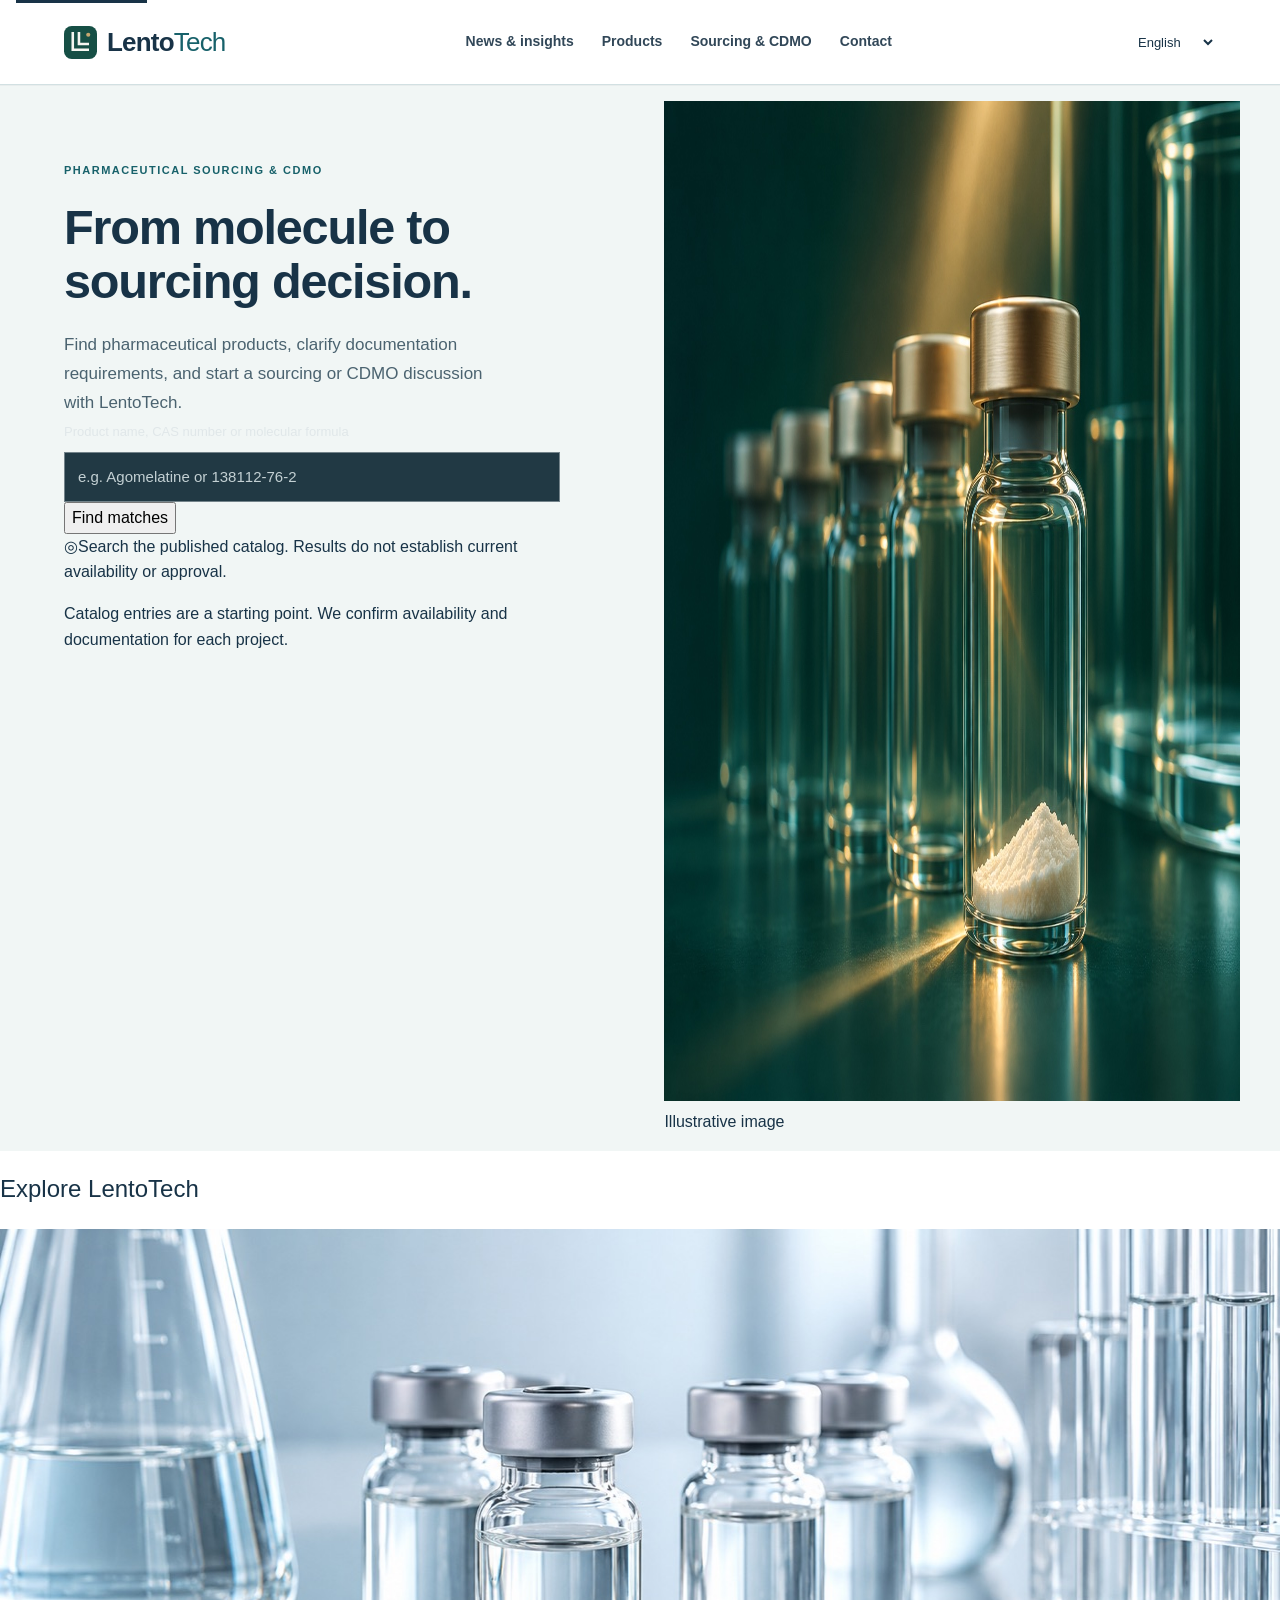
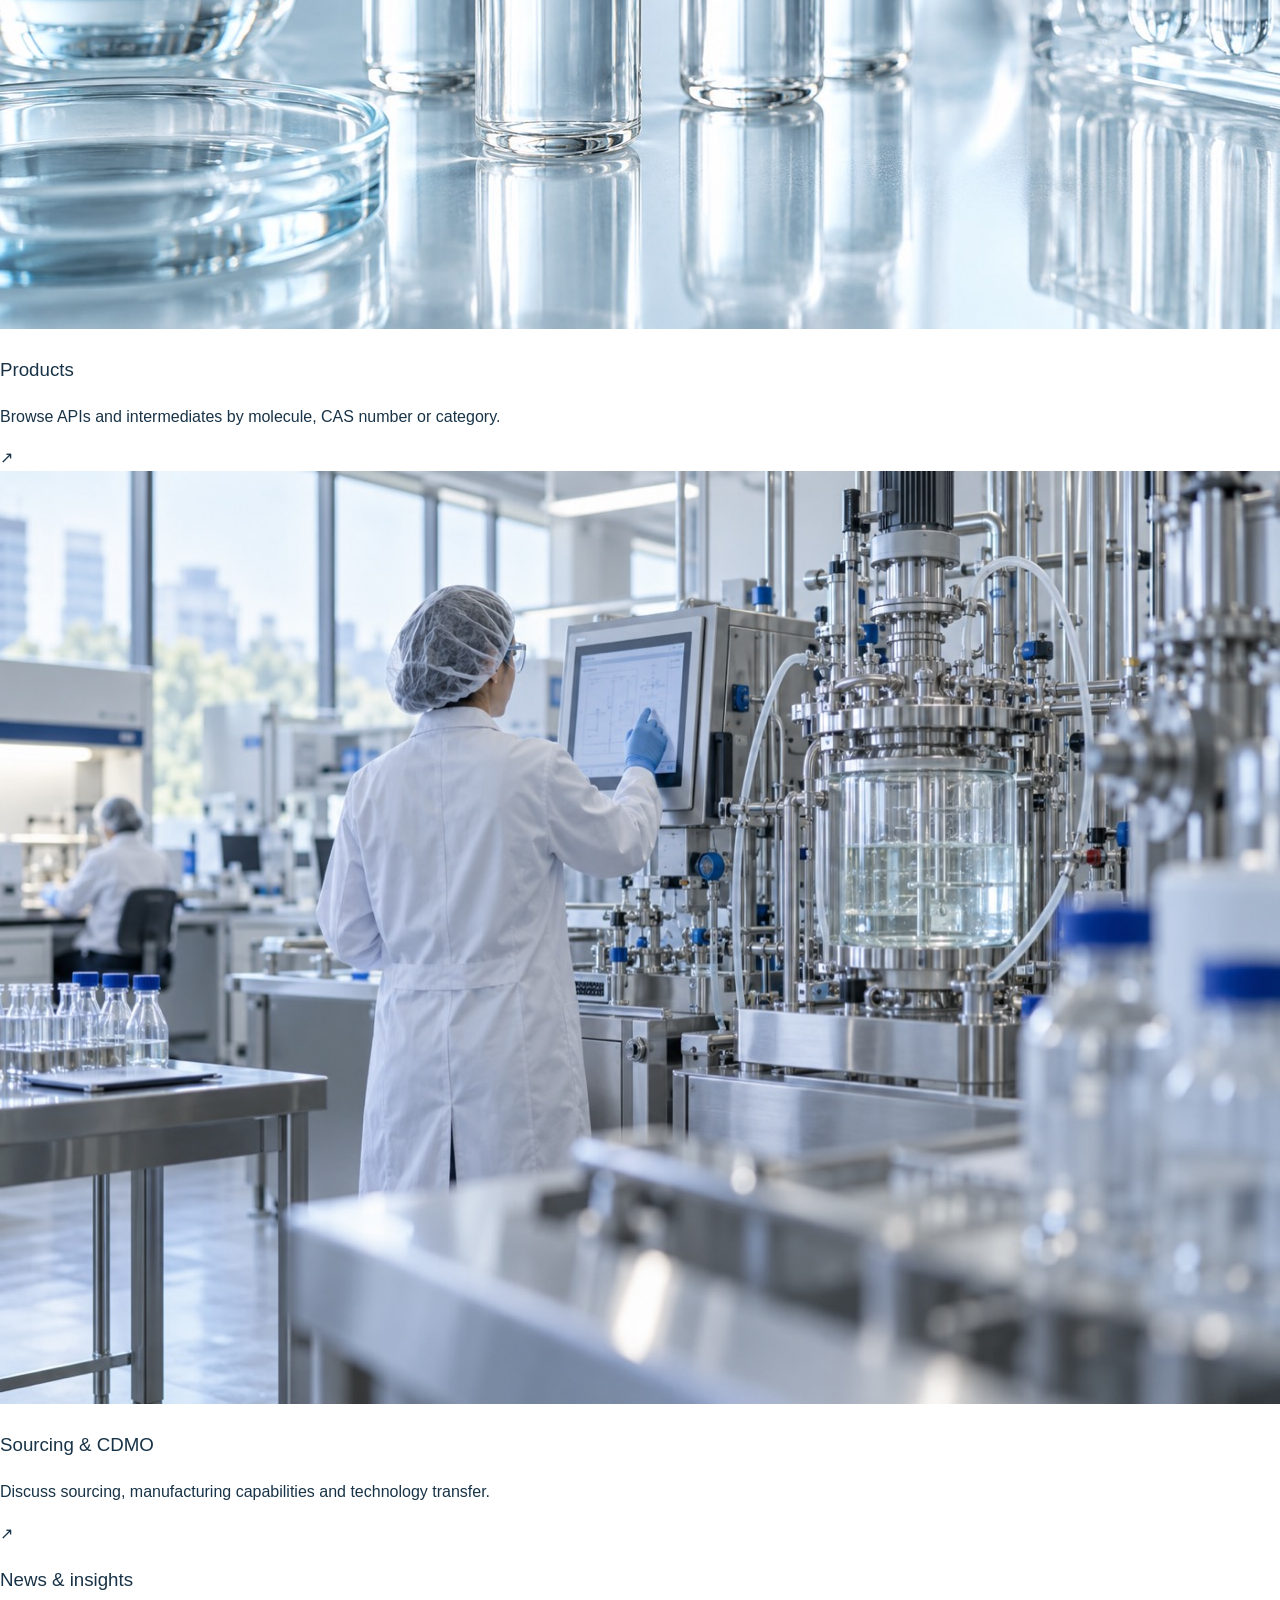
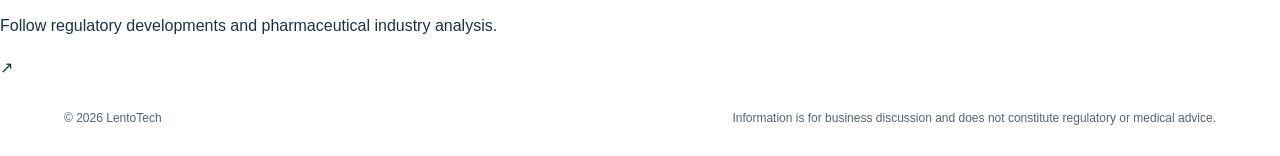
<file: index.html>
<!doctype html>
<html lang="en">
<head>
  <meta charset="utf-8">
  <meta name="viewport" content="width=device-width, initial-scale=1">
  <meta name="description" content="Explore API and intermediate sourcing, finished dosage form (FDF) services, HPAPI project discussions and CDMO partner matching.">
  <meta name="theme-color" content="#f5f7f4">
  <meta property="og:type" content="website">
  <meta property="og:title" content="LentoTech | Pharma News, Products & CDMO">
  <meta property="og:description" content="Connect global pharmaceutical demand with selected products and specialist manufacturing capabilities.">
  <meta property="og:url" content="https://www.lentotech.com/">
  <meta property="og:image" content="https://www.lentotech.com/lab-illustrative.jpg">
  <meta property="og:image:alt" content="Illustrative pharmaceutical laboratory">
  <meta name="twitter:card" content="summary_large_image">
  <title>API &amp; Intermediate Sourcing, FDF and CDMO Services | LentoTech</title>
  <link rel="canonical" href="https://www.lentotech.com/">
  <link rel="stylesheet" href="styles.css"><link rel="stylesheet" href="design.css">
  <script defer src="app.js"></script>
  <script defer src="sourcing.js"></script>
  <script type="application/ld+json">{"@context":"https://schema.org","@type":"Organization","name":"LentoTech","url":"https://www.lentotech.com/","email":"info@lentotech.com","description":"Pharmaceutical intelligence, product sourcing and CDMO opportunity matching."}</script>
<link rel="icon" type="image/svg+xml" href="favicon.svg"></head>
<body class="site-portal editorial-landing">
  <a class="skip-link" href="#main" data-i18n="skipToContent">Skip to content</a>
  <header class="site-header">
    <a class="brand" href="index.html" aria-label="LentoTech home"><span class="brand-mark">L</span><span>Lento<span class="brand-light">Tech</span></span></a>
    <nav aria-label="Primary navigation" data-i18n-aria="navPrimaryLabel"><a href="news.html" data-i18n="newsNav">News &amp; insights</a><a href="products.html" data-i18n="navProducts">Products</a><a href="services.html" data-i18n="navCapabilities">CDMO services</a><a href="contact.html">Contact</a></nav>
    <div class="header-actions"><label class="sr-only" for="language" data-i18n="languageLabel">Choose language</label><select id="language"><option value="en">English</option><option value="zh">简体中文</option><option value="ja">日本語</option><option value="es">Español</option><option value="pt">Português</option></select></div>
  </header>
  <main id="main">
    <section class="editorial-hero portal-hero" id="top" aria-labelledby="portal-title">
      <div class="portal-content">
        <div class="editorial-intro"><p class="eyebrow" data-i18n="landingEyebrow">Pharmaceutical sourcing &amp; CDMO</p><h1 id="portal-title" data-i18n="editorialTitle">From molecule to sourcing decision.</h1><p data-i18n="editorialLead">Find pharmaceutical products, clarify documentation requirements, and start a sourcing or CDMO discussion with LentoTech.</p>
          <div class="portal-search">
            <form class="hero-search-form" action="products.html" method="get"><label for="catalog-query" data-i18n="matcherLabel">Product name, CAS number or molecular formula</label><div class="hero-search-controls"><input id="catalog-query" type="search" name="q" placeholder="e.g. Agomelatine or 138112-76-2" autocomplete="off" maxlength="180" data-i18n-placeholder="matcherPlaceholder"><button type="submit" data-i18n="matcherSubmit">Find matches</button></div></form>
            <div id="sourcing-results" class="sourcing-results" aria-live="polite" aria-atomic="false"></div>
            <p class="portal-note" data-i18n="landingBoundary">Catalog entries are a starting point. We confirm availability and documentation for each project.</p>
          </div>
        </div>
      </div>
      <figure class="portal-figure">
        <img data-hero-image src="editorial-vials.jpg" alt="" width="1500" height="1000" fetchpriority="high">
        <figcaption class="hero-image-credit" data-i18n="landingPhoto">Illustrative image</figcaption>
      </figure>
    </section>
    <section class="editorial-topics" aria-labelledby="topics-title">
      <h2 id="topics-title" data-i18n="landingTopics">Explore LentoTech</h2>
      <div class="editorial-topic-grid">
        <a class="editorial-topic topic-products" href="products.html">
          <img src="vials-illustrative.jpg" alt="" width="1400" height="700" loading="lazy" decoding="async">
          <div class="editorial-topic-copy">
            <h3 data-i18n="navProducts">Products</h3>
            <p data-i18n="landingProducts">Browse APIs and intermediates by molecule, CAS number or category.</p>
          </div>
          <span class="editorial-topic-arrow" aria-hidden="true">↗</span>
        </a>
        <a class="editorial-topic topic-services" href="services.html">
          <img src="lab-illustrative.jpg" alt="" width="1400" height="933" loading="lazy" decoding="async">
          <div class="editorial-topic-copy">
            <h3 data-i18n="navCapabilities">Sourcing &amp; CDMO</h3>
            <p data-i18n="landingServices">Discuss sourcing, manufacturing capabilities and technology transfer.</p>
          </div>
          <span class="editorial-topic-arrow" aria-hidden="true">↗</span>
        </a>
        <a class="editorial-topic topic-insights" href="news.html">
          <div class="editorial-topic-copy">
            <h3 data-i18n="newsNav">News &amp; insights</h3>
            <p data-i18n="landingInsights">Follow regulatory developments and pharmaceutical industry analysis.</p>
          </div>
          <span class="editorial-topic-arrow" aria-hidden="true">↗</span>
        </a>
      </div>
    </section>
  </main>
  <footer class="portal-footer"><span>© <span id="year"></span> LentoTech</span><span data-i18n="footerNote">Information is for business discussion and does not constitute regulatory or medical advice.</span></footer>
  <script type="application/json" id="sourcing-index">[]</script>
</body>
</html>
</file>
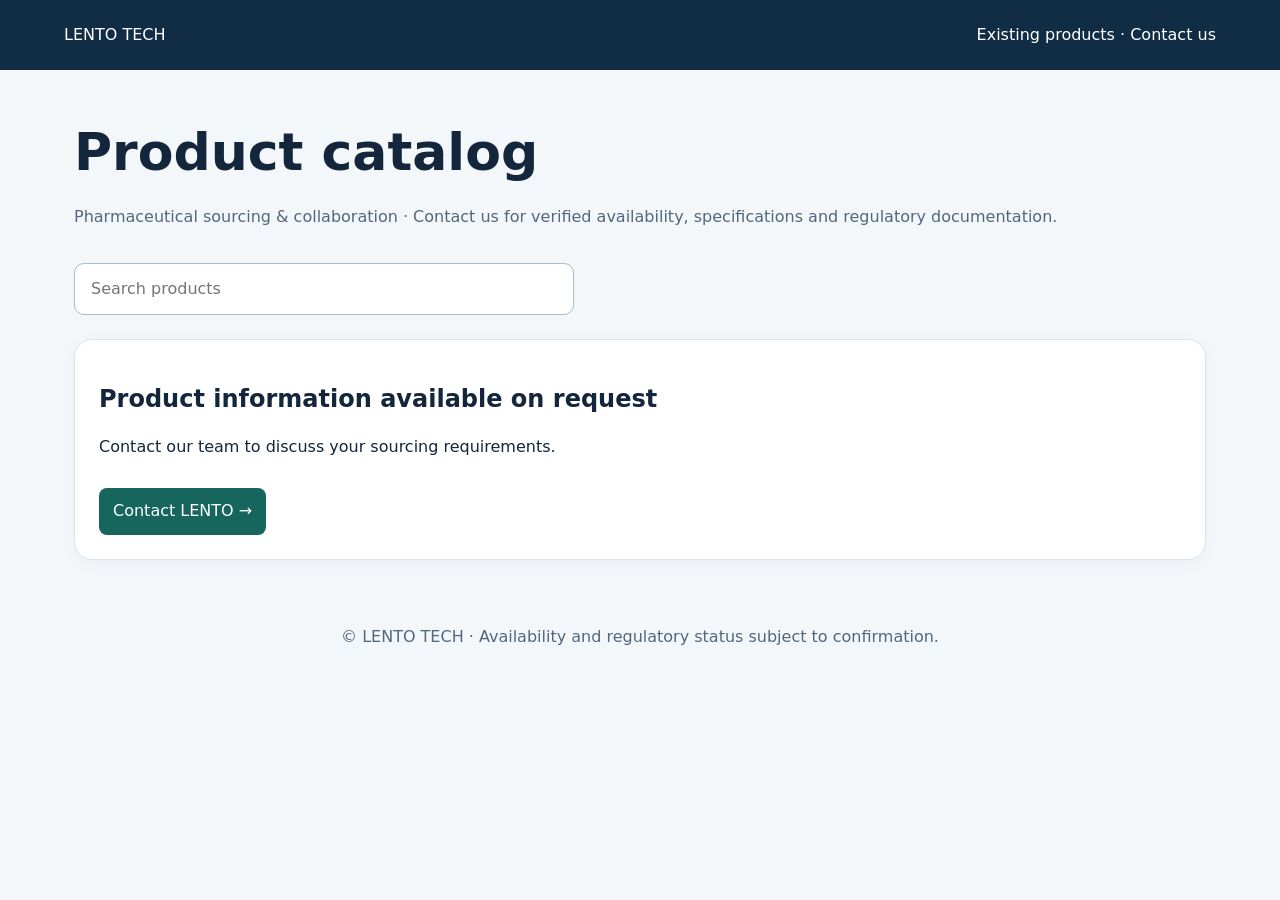
<file: catalog/index.html>
<!doctype html><html lang="en"><head><meta charset="utf-8"><meta name="viewport" content="width=device-width, initial-scale=1"><meta name="description" content="LENTO pharmaceutical sourcing and product catalog. Submit your product inquiry."><title>LENTO | Product Catalog</title><link rel="canonical" href="https://www.lentotech.com/catalog/"><style> *{box-sizing:border-box} body{margin:0;font:16px/1.65 system-ui,sans-serif;color:#13263b;background:#f3f7fa} nav{padding:22px max(5%,20px);background:#112d46;color:white;display:flex;justify-content:space-between} nav a{color:white;text-decoration:none} main{max-width:1180px;margin:auto;padding:40px 24px} h1{font-size:clamp(32px,6vw,52px);margin:0} .sub{color:#52677d;margin:8px 0 32px} .grid{display:grid;grid-template-columns:repeat(auto-fit,minmax(260px,1fr));gap:20px} article{padding:24px;border:1px solid #d9e3ec;border-radius:18px;background:white;box-shadow:0 5px 20px #13263b08} article header{display:flex;justify-content:space-between;color:#17665d;font-size:12px;font-weight:700} article h2{line-height:1.25;font-size:24px} .detail{font-size:14px;color:#415971} .cta{display:inline-block;background:#17665d;color:white;text-decoration:none;border-radius:8px;padding:10px 14px;margin-top:12px} footer{padding:24px;text-align:center;color:#52677d} input{padding:12px 16px;width:min(500px,100%);border:1px solid #aabccb;border-radius:10px;margin-bottom:24px;font:inherit}</style></head><body><nav><a href="https://www.lentotech.com/">LENTO TECH</a><span><a href="https://www.lentotech.com/products.html">Existing products</a> · <a href="mailto:info@lentotech.com">Contact us</a></span></nav><main><h1>Product catalog</h1><p class="sub">Pharmaceutical sourcing &amp; collaboration · Contact us for verified availability, specifications and regulatory documentation.</p><input id="search" type="search" aria-label="Search products" placeholder="Search products"><section class="grid"><article><h2>Product information available on request</h2><p>Contact our team to discuss your sourcing requirements.</p><a class="cta" href="mailto:info@lentotech.com?subject=LENTO%20Sourcing%20Inquiry">Contact LENTO →</a></article></section></main><footer>© LENTO TECH · Availability and regulatory status subject to confirmation.</footer><script>document.getElementById('search').addEventListener('input',e=>{let q=e.target.value.toLowerCase();document.querySelectorAll('article').forEach(a=>a.hidden=!a.textContent.toLowerCase().includes(q));})</script></body></html>
</file>
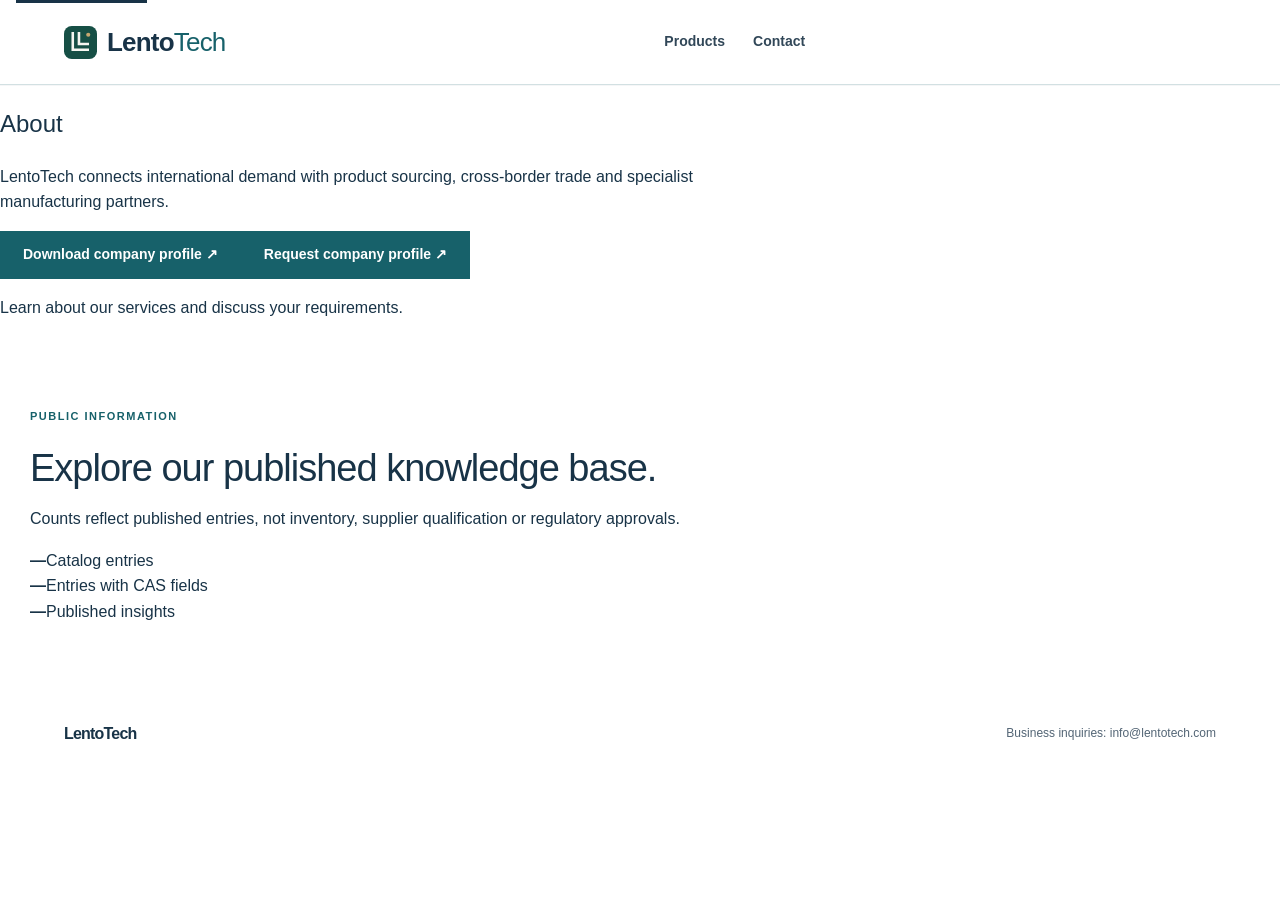
<file: about.html>
<!doctype html>
<html lang="en">
<head>
  <meta charset="utf-8">
  <meta name="viewport" content="width=device-width, initial-scale=1">
  <meta name="description" content="About LentoTech and its support for pharmaceutical product sourcing, trade and manufacturing partner discussions.">
  <title>About LentoTech | Pharmaceutical Sourcing</title>
  <link rel="icon" href="favicon.svg">
  <link rel="stylesheet" href="styles.css">
  <link rel="stylesheet" href="design.css">
</head>
<body>
  <a class="skip-link" href="#main" data-i18n="skipToContent">Skip to content</a>
  <header class="site-header">
    <a class="brand" href="index.html" aria-label="LentoTech home"><span class="brand-mark">L</span><span>Lento<span class="brand-light">Tech</span></span></a>
    <nav aria-label="Primary navigation"><a href="products.html">Products</a><a href="contact.html">Contact</a></nav>
  </header>
  <main id="main" class="topic-about">
    <section class="company-profile" aria-labelledby="company-title">
      <h1 id="company-title" data-i18n="aboutNav">About</h1>
      <div class="company-download"><p data-managed-company>LentoTech connects international demand with product sourcing, cross-border trade and specialist manufacturing partners.</p><a class="button" data-managed-company-file hidden>Download company profile ↗</a><a class="button secondary-profile" data-company-profile-request href="contact.html?topic=Company%20profile">Request company profile ↗</a><p>Learn about our services and discuss your requirements.</p></div>
    </section>
    <section class="global-network section sourcing-evidence" aria-labelledby="network-title"><div><p class="eyebrow" data-i18n="evidenceEyebrow">PUBLIC INFORMATION</p><h2 id="network-title" data-i18n="evidenceTitle">Explore our published knowledge base.</h2><p data-i18n="evidenceLead">Counts reflect published entries, not inventory, supplier qualification or regulatory approvals.</p></div><div class="network-areas"><div><strong class="network-number" data-metric="catalog">—</strong><span data-i18n="metricCatalog">Catalog entries</span></div><div><strong class="network-number" data-metric="cas">—</strong><span data-i18n="metricCAS">Entries with CAS fields</span></div><div><strong class="network-number" data-metric="insights">—</strong><span data-i18n="metricInsights">Published insights</span></div></div></section>
  </main>
  <footer><a class="brand" href="index.html">LentoTech</a><span>Business inquiries: <a href="mailto:info@lentotech.com">info@lentotech.com</a></span></footer>
</body>
</html>
</file>
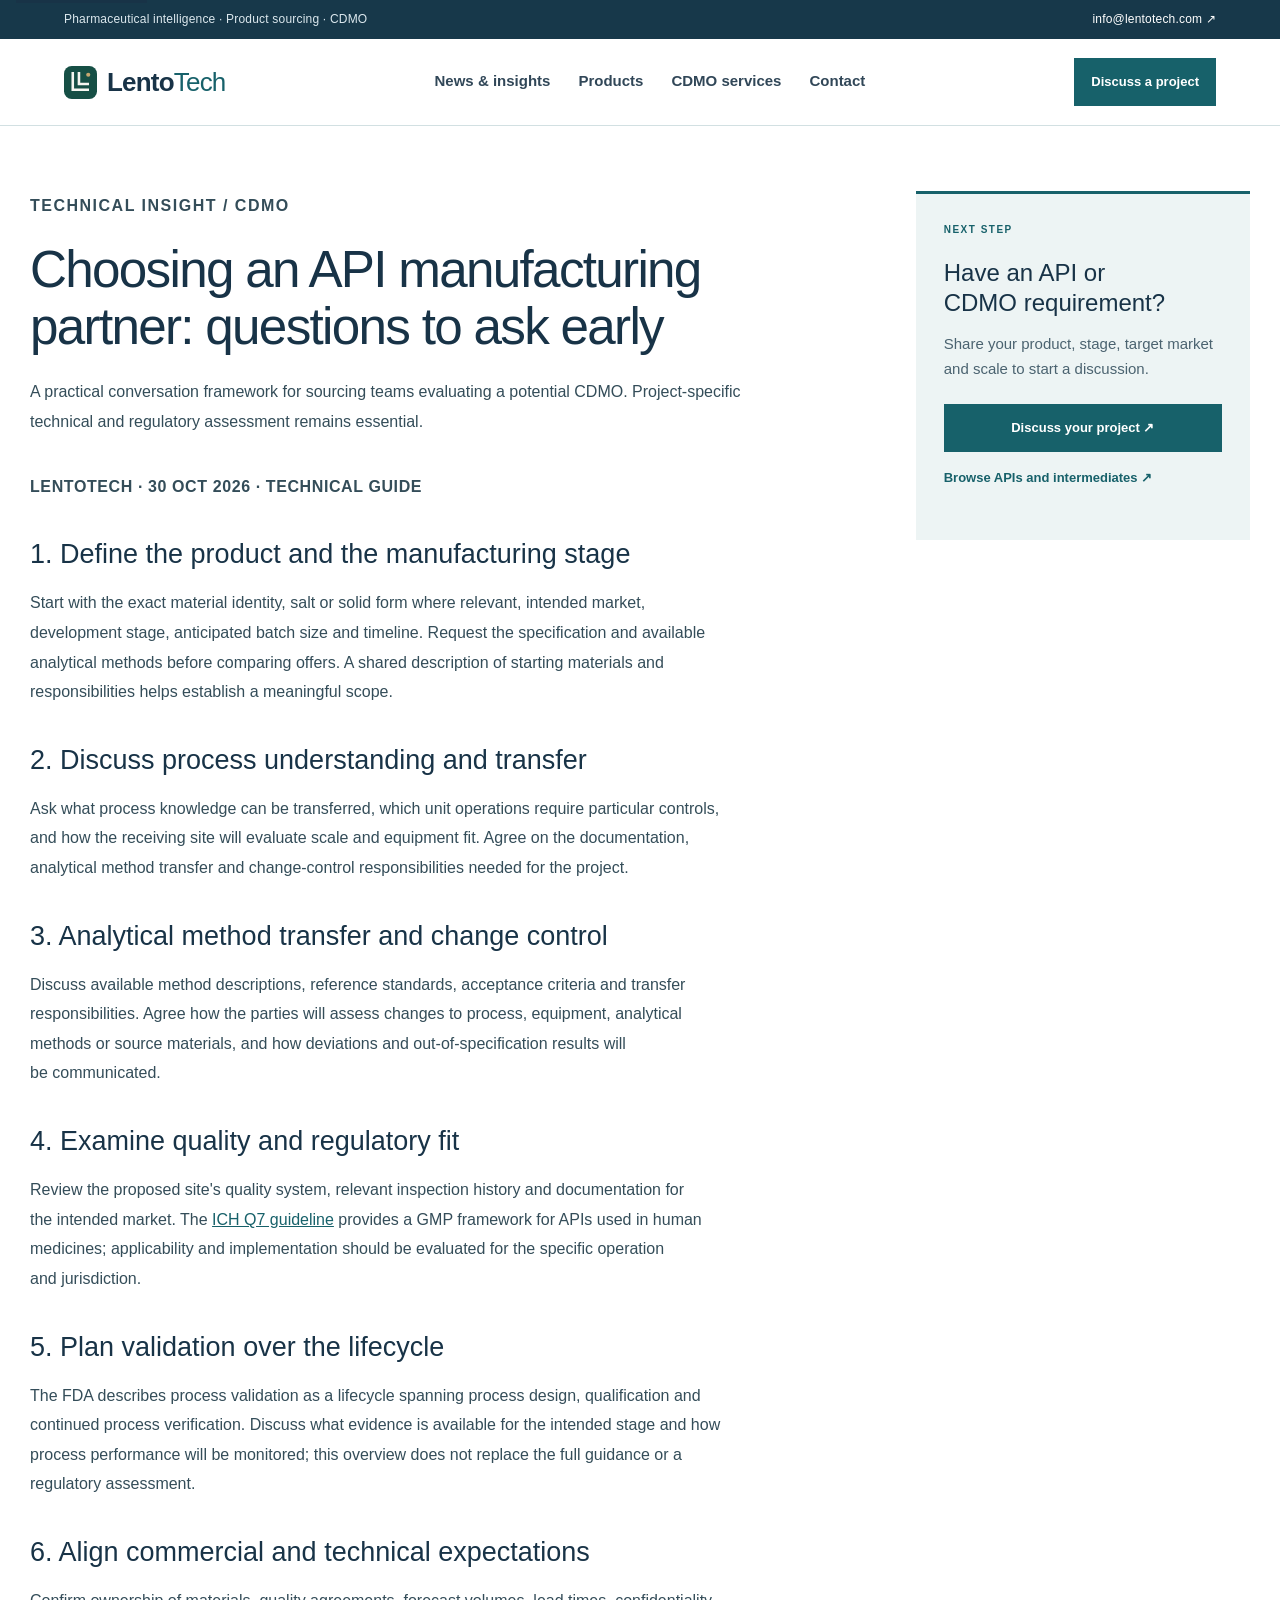
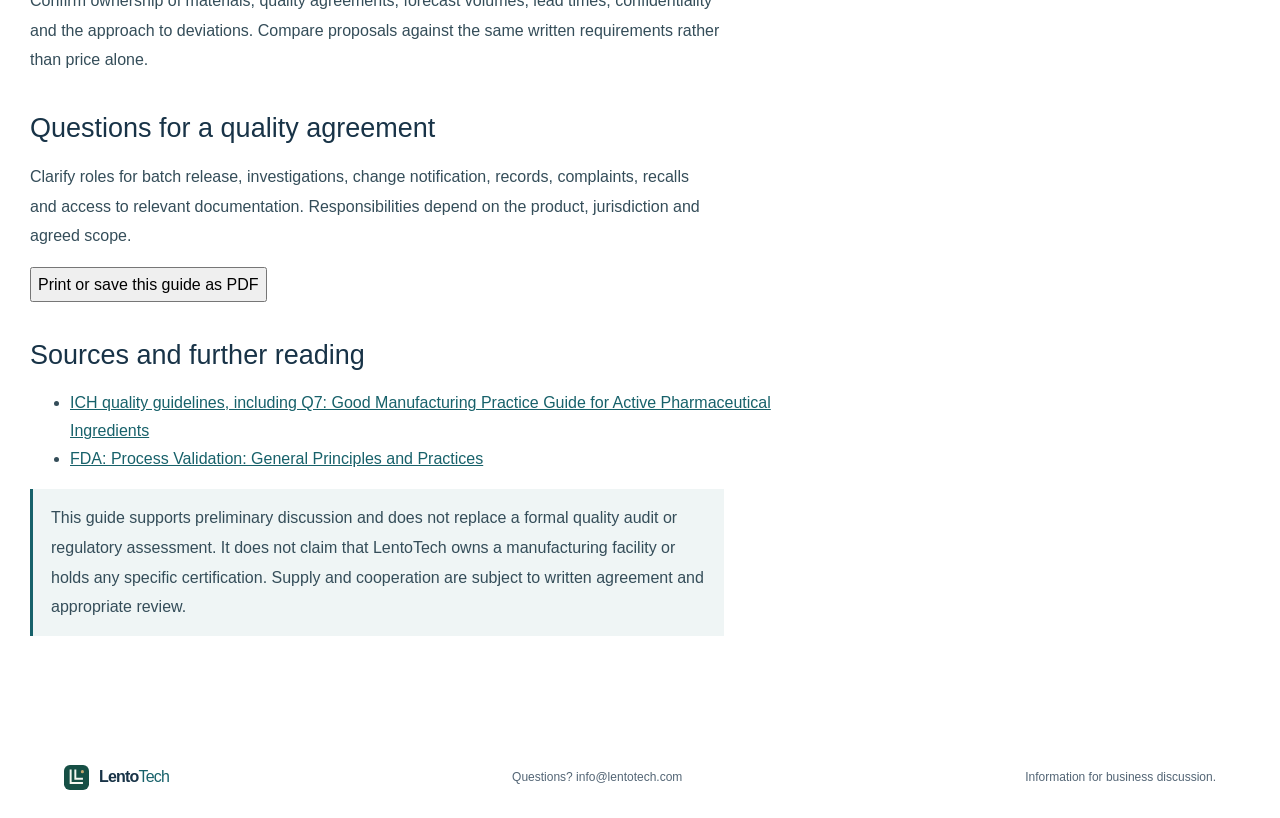
<file: cdmo-guide.html>
<!doctype html><html lang="en"><head><meta charset="utf-8"><meta name="viewport" content="width=device-width,initial-scale=1"><title>Choosing an API manufacturing partner | LentoTech</title><meta name="description" content="A practical introduction to process transfer, quality, validation and CDMO partner selection for API projects."><link rel="canonical" href="https://www.lentotech.com/cdmo-guide.html"><meta property="og:type" content="article"><meta property="og:title" content="Choosing an API manufacturing partner | LentoTech"><meta property="og:description" content="A practical introduction to process transfer, quality, validation and CDMO partner selection for API projects."><meta property="og:url" content="https://www.lentotech.com/cdmo-guide.html"><meta property="og:image" content="https://www.lentotech.com/lab-illustrative.jpg"><meta name="twitter:card" content="summary_large_image"><link rel="stylesheet" href="styles.css"><link rel="stylesheet" href="design.css"><link rel="icon" type="image/svg+xml" href="favicon.svg"></head><body><div class="utility-bar"><span>Pharmaceutical intelligence · Product sourcing · CDMO</span><a href="mailto:info@lentotech.com">info@lentotech.com ↗</a></div><a class="skip-link" href="#main">Skip to content</a><header class="catalog-header"><a class="brand" href="index.html"><span class="brand-mark">L</span><span>Lento<span class="brand-light">Tech</span></span></a><nav aria-label="Primary navigation"><a href="news.html">News &amp; insights</a><a href="products.html">Products</a><a href="services.html">CDMO services</a><a href="contact.html">Contact</a></nav><a class="button button-small" href="contact.html">Discuss a project</a></header><main id="main"><article class="editorial-page"><div class="article-layout"><div class="article-body"><p class="eyebrow">TECHNICAL INSIGHT / CDMO</p><h1>Choosing an API manufacturing partner: questions to ask early</h1><p class="page-lead">A practical conversation framework for sourcing teams evaluating a potential CDMO. Project-specific technical and regulatory assessment remains essential.</p><p class="story-meta">LENTOTECH · 30 OCT 2026 · TECHNICAL GUIDE</p><h2>1. Define the product and the manufacturing stage</h2><p>Start with the exact material identity, salt or solid form where relevant, intended market, development stage, anticipated batch size and timeline. Request the specification and available analytical methods before comparing offers. A shared description of starting materials and responsibilities helps establish a meaningful scope.</p><h2>2. Discuss process understanding and transfer</h2><p>Ask what process knowledge can be transferred, which unit operations require particular controls, and how the receiving site will evaluate scale and equipment fit. Agree on the documentation, analytical method transfer and change-control responsibilities needed for the project.</p><h2>3. Analytical method transfer and change control</h2><p>Discuss available method descriptions, reference standards, acceptance criteria and transfer responsibilities. Agree how the parties will assess changes to process, equipment, analytical methods or source materials, and how deviations and out-of-specification results will be communicated.</p><h2>4. Examine quality and regulatory fit</h2><p>Review the proposed site's quality system, relevant inspection history and documentation for the intended market. The <a href="https://ich.org/page/quality-guidelines">ICH Q7 guideline</a> provides a GMP framework for APIs used in human medicines; applicability and implementation should be evaluated for the specific operation and jurisdiction.</p><h2>5. Plan validation over the lifecycle</h2><p>The FDA describes process validation as a lifecycle spanning process design, qualification and continued process verification. Discuss what evidence is available for the intended stage and how process performance will be monitored; this overview does not replace the full guidance or a regulatory assessment.</p><h2>6. Align commercial and technical expectations</h2><p>Confirm ownership of materials, quality agreements, forecast volumes, lead times, confidentiality and the approach to deviations. Compare proposals against the same written requirements rather than price alone.</p><h2>Questions for a quality agreement</h2><p>Clarify roles for batch release, investigations, change notification, records, complaints, recalls and access to relevant documentation. Responsibilities depend on the product, jurisdiction and agreed scope.</p><p><button type="button" onclick="window.print()">Print or save this guide as PDF</button></p><h2>Sources and further reading</h2><ul><li><a href="https://ich.org/page/quality-guidelines">ICH quality guidelines, including Q7: Good Manufacturing Practice Guide for Active Pharmaceutical Ingredients</a></li><li><a href="https://www.fda.gov/regulatory-information/search-fda-guidance-documents/process-validation-general-principles-and-practices">FDA: Process Validation: General Principles and Practices</a></li></ul><p class="article-note">This guide supports preliminary discussion and does not replace a formal quality audit or regulatory assessment. It does not claim that LentoTech owns a manufacturing facility or holds any specific certification. Supply and cooperation are subject to written agreement and appropriate review.</p></div><aside class="news-aside"><p class="eyebrow">NEXT STEP</p><h2>Have an API or CDMO requirement?</h2><p>Share your product, stage, target market and scale to start a discussion.</p><a class="button" href="contact.html">Discuss your project ↗</a><a class="text-link" href="products.html">Browse APIs and intermediates ↗</a></aside></div></article></main><footer><a class="brand" href="index.html"><span class="brand-mark">L</span><span>Lento<span class="brand-light">Tech</span></span></a><span>Questions? <a href="mailto:info@lentotech.com">info@lentotech.com</a></span><span>Information for business discussion.</span></footer></body></html>
</file>
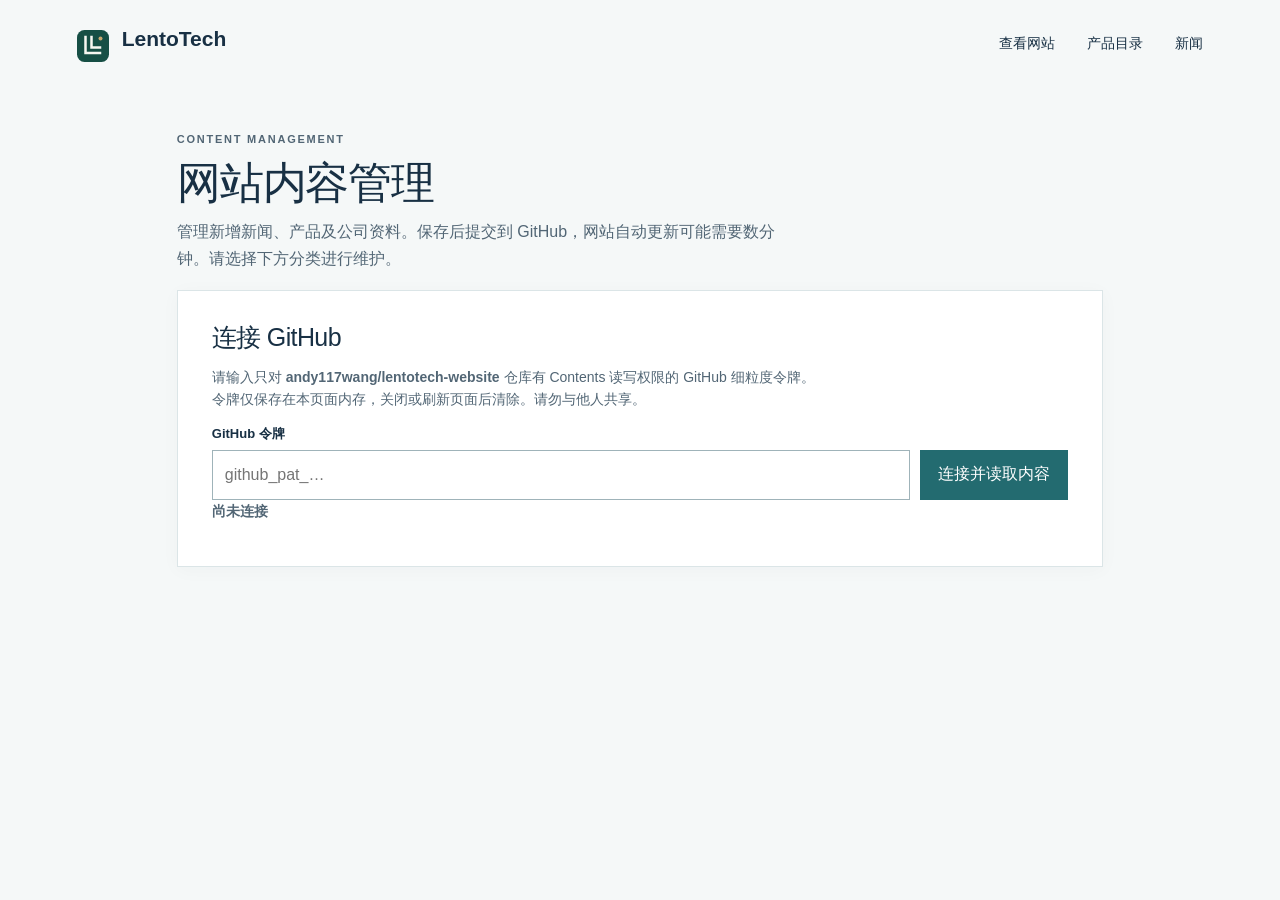
<file: manage.html>
<!doctype html><html lang="zh-CN"><head><meta charset="utf-8"><meta name="viewport" content="width=device-width,initial-scale=1"><meta name="robots" content="noindex,nofollow"><title>内容管理 | LentoTech</title><link rel="stylesheet" href="services.css"><link rel="stylesheet" href="manage.css"><link rel="stylesheet" href="news-article.css"><script src="product-import.js" defer></script><script src="news-content.js" defer></script><script src="manage.js" defer></script></head><body><header class="header"><a class="brand" href="index.html"><span>L</span> LentoTech</a><nav><a href="index.html">查看网站</a><a href="products.html">产品目录</a><a href="news.html">新闻</a></nav></header><main class="admin wrap"><p class="eyebrow">CONTENT MANAGEMENT</p><h1>网站内容管理</h1><p>管理新增新闻、产品及公司资料。保存后提交到 GitHub，网站自动更新可能需要数分钟。请选择下方分类进行维护。</p><section class="panel"><h2>连接 GitHub</h2><p>请输入只对 <strong>andy117wang/lentotech-website</strong> 仓库有 Contents 读写权限的 GitHub 细粒度令牌。令牌仅保存在本页面内存，关闭或刷新页面后清除。请勿与他人共享。</p><label for="token">GitHub 令牌</label><div class="row"><input id="token" type="password" autocomplete="off" placeholder="github_pat_…"><button id="connect" type="button">连接并读取内容</button></div><p id="status" role="status" aria-live="polite">尚未连接</p></section><div id="editor" hidden><nav class="admin-nav" aria-label="管理导航"><a href="#feedback-panel">客户询盘</a><a href="#site-panel">首页与主题</a><a href="#company-panel">公司介绍</a><a href="#business-panel">业务与能力</a><a href="#news-panel">新闻</a><a href="#product-panel">产品</a><a href="#files-panel">文件</a><a href="#publish-panel">保存</a></nav><section class="panel" id="site-panel"><h2>首页与主题</h2><p>修改首页英文文案、图片与全站配色。保存发布后生效；其他语言仍使用现有翻译。</p><label for="site-theme">网站配色</label><select id="site-theme"><option value="navy">深蓝</option><option value="teal">青绿</option></select><label for="site-title">首页主标题（英文）</label><input id="site-title" maxlength="180" placeholder="留空使用默认标题"><label for="site-lead">首页介绍（英文）</label><textarea id="site-lead" rows="4" maxlength="500" placeholder="留空使用默认介绍"></textarea><label for="site-image">首页图片链接</label><input id="site-image" type="url" placeholder="先在文件区上传图片，再粘贴链接；留空使用默认图片"><label for="site-image-alt">图片替代文字（英文）</label><input id="site-image-alt" maxlength="180" placeholder="简要描述图片内容"><p>只使用有权公开的图片；请将示意图标注为示意图。</p><h3>历史业务宣传字段（当前不公开展示）</h3><p>关于页自动按实际公开目录与新闻计算统计。下列历史字段保留，不作为现有供应商、合作伙伴或监管市场的公开确认。</p><label for="site-metric-api">API 来源数量</label><input id="site-metric-api" maxlength="20" placeholder="历史字段"><label for="site-metric-cdmo">CDMO 合作伙伴数量</label><input id="site-metric-cdmo" maxlength="20" placeholder="历史字段"><label for="site-metric-markets">目标监管市场数量</label><input id="site-metric-markets" maxlength="20" placeholder="历史字段"></section><section class="panel" id="company-panel"><h2>公司介绍</h2><label for="company">公司介绍文字</label><textarea id="company" rows="4" maxlength="2000"></textarea><label for="company-pdf">上传或更换公司介绍 PDF</label><input id="company-pdf" type="file" accept=".pdf,application/pdf"><button type="button" id="company-pdf-upload" class="secondary">上传并关联 PDF</button><p id="company-pdf-status" role="status" aria-live="polite"></p><label for="company-file">公司介绍文件链接（选填）</label><input id="company-file" type="url" placeholder="https://…"><p>上传后将自动填写链接。请继续点击“保存并发布内容”；文件上传后即公开，更换文件不会自动删除旧文件。</p></section><section class="panel" id="business-panel"><h2>业务板块与能力</h2><p>添加英文标题和介绍；保存后统一显示在服务页。只填写已经核实、允许公开的信息。</p><h3>业务板块</h3><div id="business-items"></div><button type="button" id="add-business" class="secondary">＋ 添加业务板块</button><h3>业务能力</h3><div id="capability-items"></div><button type="button" id="add-capability" class="secondary">＋ 添加业务能力</button></section><section class="panel" id="news-panel"><h2>新闻管理</h2><p>选择文件即可提取标题、摘要和正文。请核对预览后发布；支持 Markdown 和 HTML，单个文件不超过 1 MB。</p><label for="news-file">导入新闻文件</label><input id="news-file" type="file" accept=".md,.markdown,.html,.htm,text/markdown,text/html"><button id="import-news" type="button">导入并创建新闻</button><p id="news-import-status" role="status" aria-live="polite"></p><p>文件中的网络图片可显示；本地图片需先上传为公开文件并替换链接。HTML 中的脚本、复杂样式和部分格式不会导入。</p><label for="news-search">查找现有新闻</label><input id="news-search" type="search" placeholder="搜索标题、分类或日期"><p id="news-count" role="status" aria-live="polite"></p><div id="news-items"></div><button type="button" id="add-news" class="secondary">＋ 添加新闻</button></section><section class="panel" id="product-panel"><h2>产品目录</h2><p>搜索并选择一项进行编辑，切换产品不会丢失尚未保存的修改。每条产品可设置“目录精选展示”，请选择 6 个已发布产品；若未选择则显示默认的 6 个。</p><button type="button" id="add-product" class="secondary">＋ 添加产品</button><div class="quick-import" id="quick-import" hidden><h3>快速填写产品</h3><p>可粘贴带字段名称的产品资料，或读取公开网页；提取后请核对内容。仅支持读取允许跨域访问的网页。</p><label for="product-source-url">产品网页或图片链接（选填）</label><div class="row"><input id="product-source-url" type="url" placeholder="https://…"><button type="button" id="read-product-url" class="secondary">读取链接</button></div><label for="product-source">产品资料（选填）</label><textarea id="product-source" rows="5" placeholder="产品名称：Example&#10;中文名：示例&#10;CAS：123-45-6&#10;类别：API&#10;说明：产品介绍"></textarea><button type="button" id="parse-product" class="secondary">提取并填写</button><label for="product-image-file">产品图片（选填）</label><input type="file" id="product-image-file" accept="image/jpeg,image/png,image/webp"><button type="button" id="product-image-upload" class="secondary">上传并添加图片</button><button type="button" id="product-image-ocr" class="secondary">识别图片文字</button><p id="product-import-status" role="status" aria-live="polite"></p><p>图片上传后会公开；图片文字识别需要浏览器支持。资料仅在本页面处理，读取链接时会访问该网站。</p></div><div id="product-items"></div></section><section class="panel" id="files-panel"><h2>上传公开文件</h2><p>支持 JPG、PNG、WebP、PDF、Markdown 和 HTML，单个文件不超过 5 MB。上传即公开；HTML 会作为文件下载。</p><label for="upload">选择要公开的文件</label><input type="file" id="upload" accept=".jpg,.jpeg,.png,.webp,.pdf,.md,.markdown,.html,.htm,image/jpeg,image/png,image/webp,application/pdf,text/markdown,text/html"><button type="button" id="upload-button">上传到 GitHub</button><p id="upload-result" role="status"></p></section><section class="panel" id="publish-panel"><h2>保存内容</h2><p id="publish-status" role="status" aria-live="polite"></p><button type="button" id="save-draft" class="secondary">保存本机草稿</button> <button type="button" id="restore-draft" class="secondary">恢复本机草稿</button> <button type="button" id="save">保存并发布内容</button><p>本机草稿只保存在当前浏览器，不会自动同步；公开仓库内已发布或下架的数据并非私密资料。</p><p>保存时若另一位编辑者已修改内容，系统会提示重新读取，避免覆盖。</p></section></div></main></body></html>
</file>
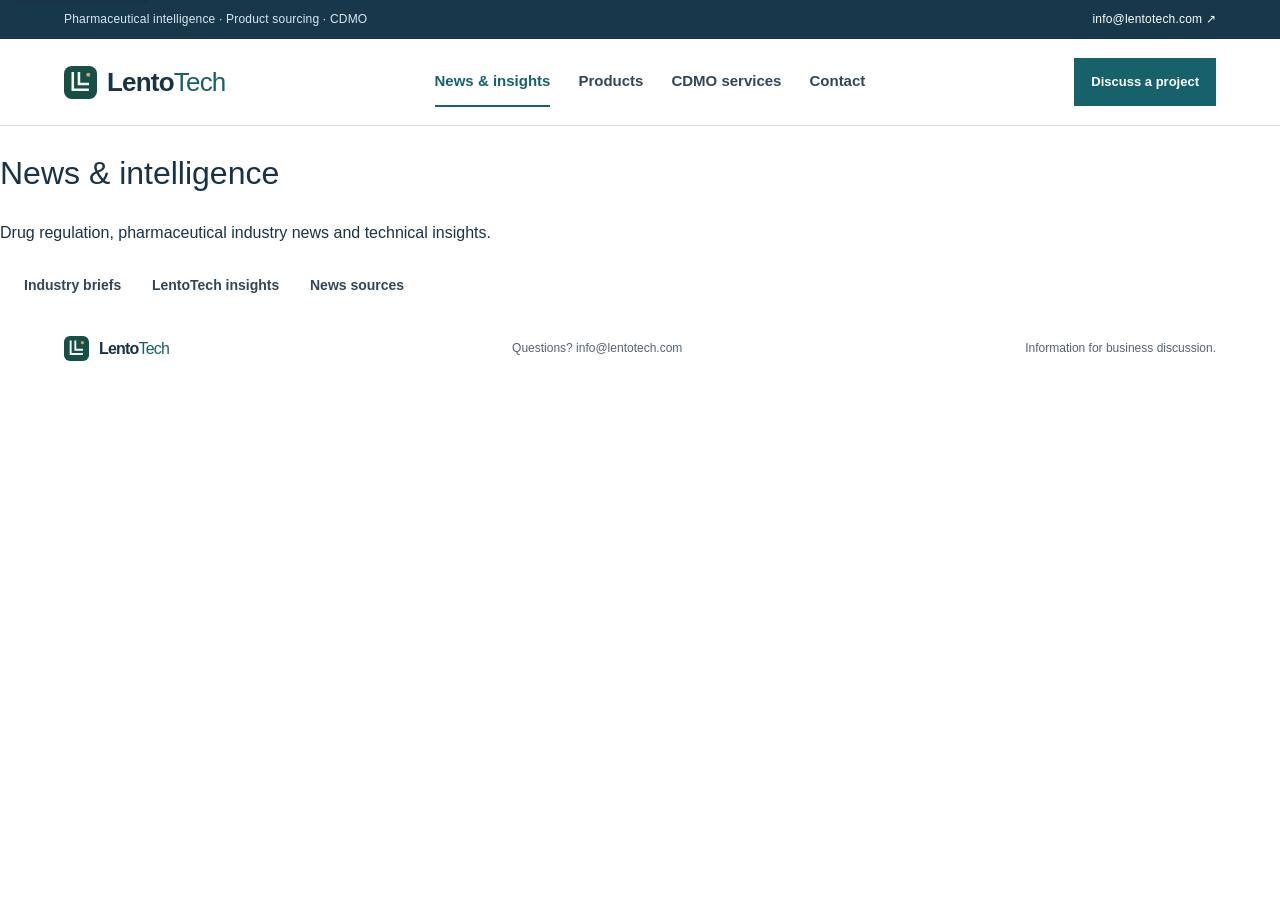
<file: news.html>
<!doctype html><html lang="en"><head><meta charset="utf-8"><meta name="viewport" content="width=device-width,initial-scale=1"><title>Pharmaceutical news and intelligence | LentoTech</title><meta name="description" content="Regulatory updates, pharma manufacturing news and original technical insights with links to primary sources."><link rel="canonical" href="https://www.lentotech.com/news.html"><meta property="og:type" content="website"><meta property="og:title" content="Pharmaceutical news and intelligence | LentoTech"><meta property="og:description" content="Regulatory updates, pharma manufacturing news and original technical insights with links to primary sources."><meta property="og:url" content="https://www.lentotech.com/news.html"><meta property="og:image" content="https://www.lentotech.com/lab-illustrative.jpg"><meta name="twitter:card" content="summary_large_image"><link rel="stylesheet" href="styles.css"><link rel="stylesheet" href="design.css"><link rel="icon" type="image/svg+xml" href="favicon.svg"><script defer src="content.js"></script></head><body><div class="utility-bar"><span>Pharmaceutical intelligence · Product sourcing · CDMO</span><a href="mailto:info@lentotech.com">info@lentotech.com ↗</a></div><a class="skip-link" href="#main">Skip to content</a><header class="catalog-header"><a class="brand" href="index.html"><span class="brand-mark">L</span><span>Lento<span class="brand-light">Tech</span></span></a><nav aria-label="Primary navigation"><a href="news.html" aria-current="page">News &amp; insights</a><a href="products.html">Products</a><a href="services.html">CDMO services</a><a href="contact.html">Contact</a></nav><a class="button button-small" href="contact.html">Discuss a project</a></header><main id="main" class="newsroom">
  <div class="newsroom-inner">
    <div class="newsroom-intro">
      <h1>News &amp; intelligence</h1>
      <p>Drug regulation, pharmaceutical industry news and technical insights.</p>
      <nav class="newsroom-nav" aria-label="News sections">
        <a href="#industry-briefs">Industry briefs</a>
        <a href="#insights">LentoTech insights</a>
        <a href="#news-sources">News sources</a>
      </nav>
    </div>
    <!-- newsroom-content -->
  </div>
</main><footer><a class="brand" href="index.html"><span class="brand-mark">L</span><span>Lento<span class="brand-light">Tech</span></span></a><span>Questions? <a href="mailto:info@lentotech.com">info@lentotech.com</a></span><span>Information for business discussion.</span></footer></body></html>
</file>
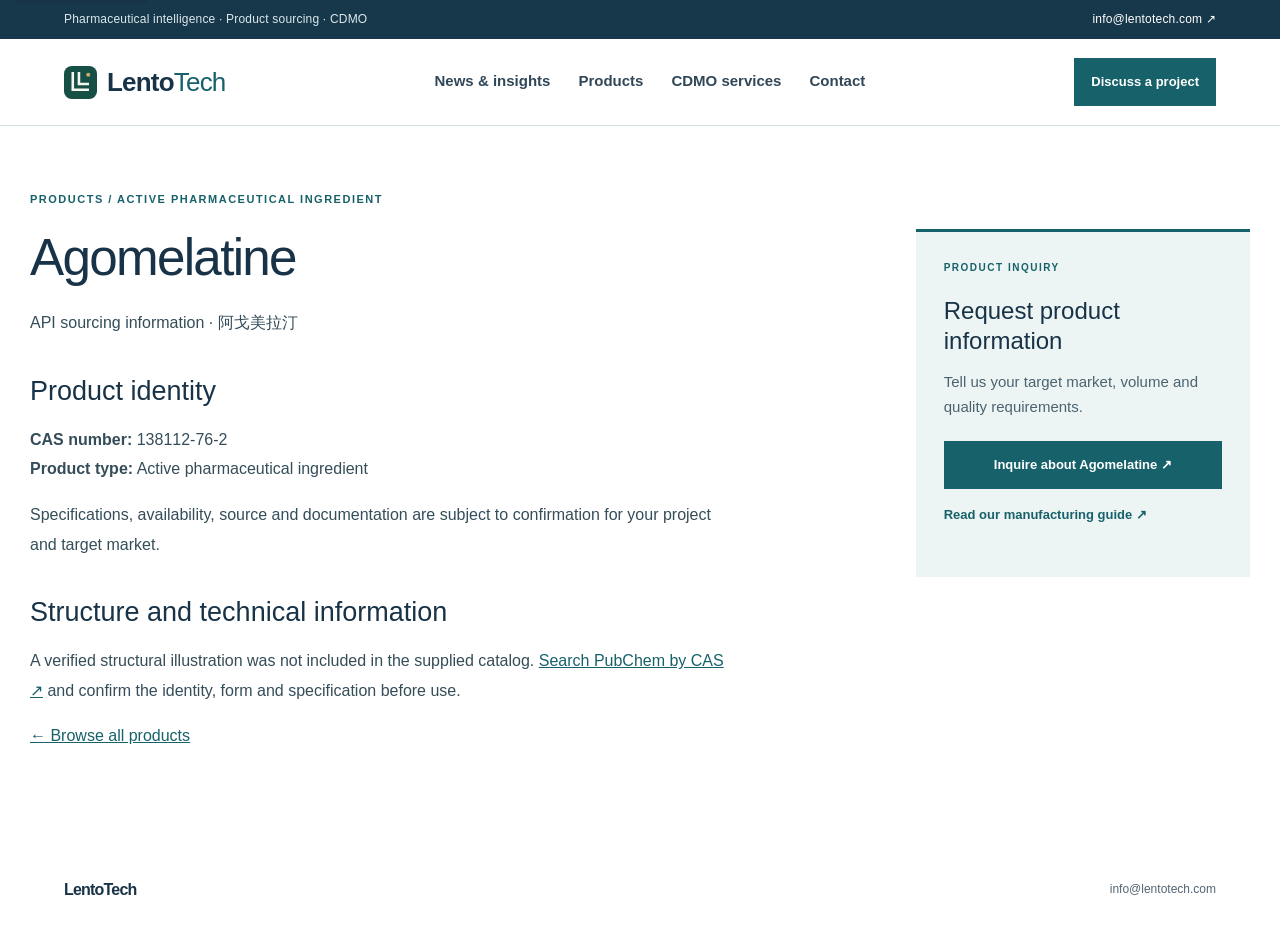
<file: product-agomelatine.html>
<!doctype html><html lang="en"><head><meta charset="utf-8"><meta name="viewport" content="width=device-width,initial-scale=1"><title>Agomelatine API | CAS 138112-76-2 | LentoTech</title><meta name="description" content="Agomelatine API, CAS 138112-76-2. Contact LentoTech for availability, specifications and documentation."><link rel="canonical" href="https://www.lentotech.com/product-agomelatine.html"><meta property="og:title" content="Agomelatine API | LentoTech"><meta property="og:description" content="Agomelatine API, CAS 138112-76-2. Contact LentoTech for availability, specifications and documentation."><meta property="og:url" content="https://www.lentotech.com/product-agomelatine.html"><meta property="og:image" content="https://www.lentotech.com/vials-illustrative.jpg"><link rel="stylesheet" href="styles.css"><link rel="stylesheet" href="design.css"><link rel="icon" type="image/svg+xml" href="favicon.svg"></head><body><div class="utility-bar"><span>Pharmaceutical intelligence · Product sourcing · CDMO</span><a href="mailto:info@lentotech.com">info@lentotech.com ↗</a></div><a class="skip-link" href="#main">Skip to content</a><header class="catalog-header"><a class="brand" href="index.html"><span class="brand-mark">L</span><span>Lento<span class="brand-light">Tech</span></span></a><nav aria-label="Primary navigation"><a href="news.html">News &amp; insights</a><a href="products.html">Products</a><a href="index.html#capabilities">CDMO services</a><a href="contact.html">Contact</a></nav><a class="button button-small" href="index.html#inquiry">Discuss a project</a></header><main id="main" class="editorial-page"><p class="eyebrow">PRODUCTS / ACTIVE PHARMACEUTICAL INGREDIENT</p><div class="article-layout"><div class="article-body"><h1>Agomelatine</h1><p class="page-lead">API sourcing information · 阿戈美拉汀</p><h2>Product identity</h2><p><strong>CAS number:</strong> 138112-76-2<br><strong>Product type:</strong> Active pharmaceutical ingredient</p><p>Specifications, availability, source and documentation are subject to confirmation for your project and target market.</p><h2>Structure and technical information</h2><p>A verified structural illustration was not included in the supplied catalog. <a href="https://pubchem.ncbi.nlm.nih.gov/#query=138112-76-2">Search PubChem by CAS ↗</a> and confirm the identity, form and specification before use.</p><p><a href="products.html">← Browse all products</a></p></div><aside class="news-aside"><p class="eyebrow">PRODUCT INQUIRY</p><h2>Request product information</h2><p>Tell us your target market, volume and quality requirements.</p><a class="button" href="mailto:info@lentotech.com?subject=Product%20inquiry%3A%20Agomelatine&amp;body=Product%3A%20Agomelatine%0ACAS%3A%20138112-76-2%0A%0APlease%20share%20specifications%2C%20availability%20and%20documentation.">Inquire about Agomelatine ↗</a><a class="text-link" href="cdmo-guide.html">Read our manufacturing guide ↗</a></aside></div></main><footer><a class="brand" href="index.html">LentoTech</a><a href="mailto:info@lentotech.com">info@lentotech.com</a></footer></body></html>
</file>
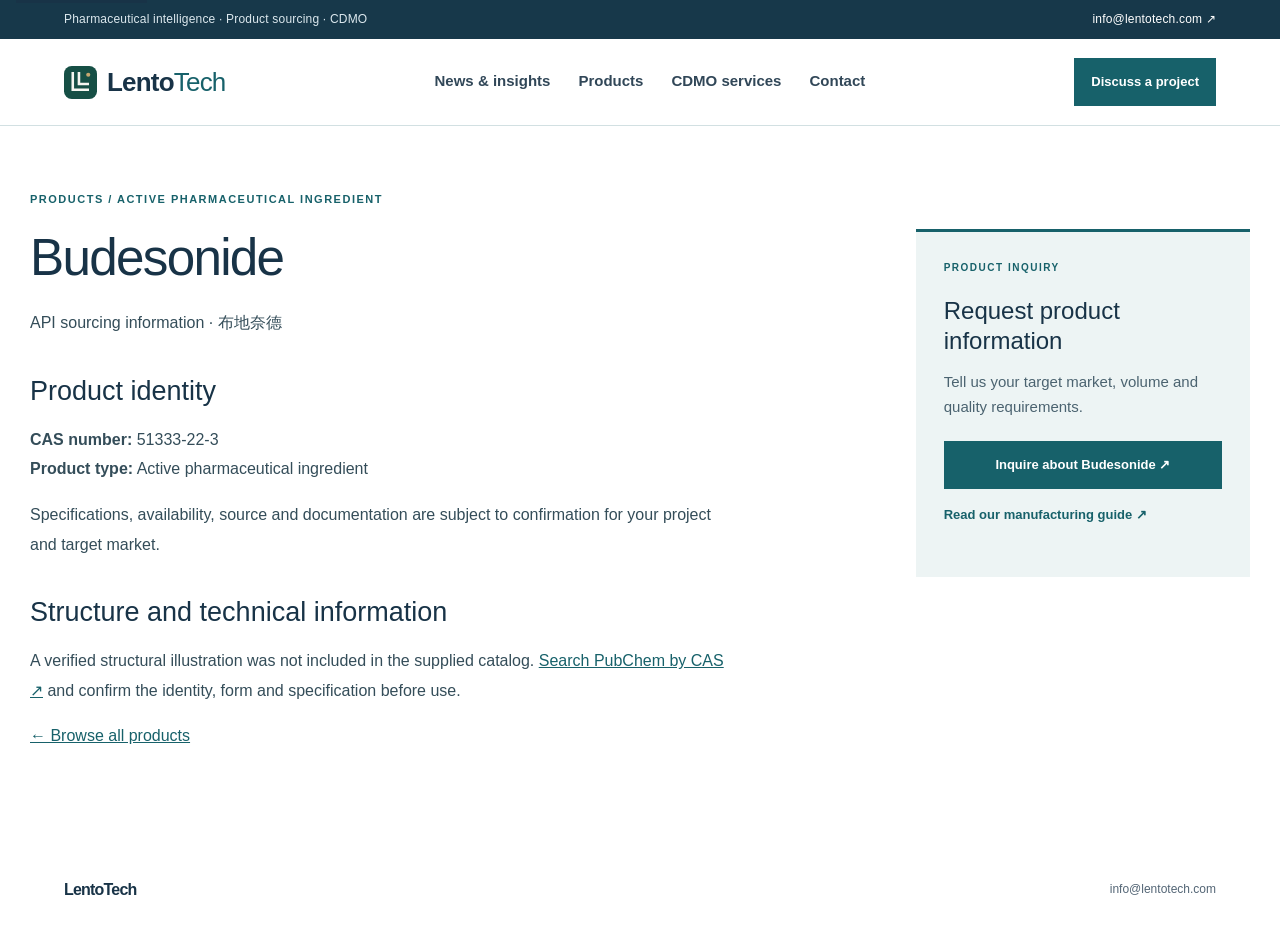
<file: product-budesonide.html>
<!doctype html><html lang="en"><head><meta charset="utf-8"><meta name="viewport" content="width=device-width,initial-scale=1"><title>Budesonide API | CAS 51333-22-3 | LentoTech</title><meta name="description" content="Budesonide API, CAS 51333-22-3. Contact LentoTech for availability, specifications and documentation."><link rel="canonical" href="https://www.lentotech.com/product-budesonide.html"><meta property="og:title" content="Budesonide API | LentoTech"><meta property="og:description" content="Budesonide API, CAS 51333-22-3. Contact LentoTech for availability, specifications and documentation."><meta property="og:url" content="https://www.lentotech.com/product-budesonide.html"><meta property="og:image" content="https://www.lentotech.com/vials-illustrative.jpg"><link rel="stylesheet" href="styles.css"><link rel="stylesheet" href="design.css"><link rel="icon" type="image/svg+xml" href="favicon.svg"></head><body><div class="utility-bar"><span>Pharmaceutical intelligence · Product sourcing · CDMO</span><a href="mailto:info@lentotech.com">info@lentotech.com ↗</a></div><a class="skip-link" href="#main">Skip to content</a><header class="catalog-header"><a class="brand" href="index.html"><span class="brand-mark">L</span><span>Lento<span class="brand-light">Tech</span></span></a><nav aria-label="Primary navigation"><a href="news.html">News &amp; insights</a><a href="products.html">Products</a><a href="index.html#capabilities">CDMO services</a><a href="contact.html">Contact</a></nav><a class="button button-small" href="index.html#inquiry">Discuss a project</a></header><main id="main" class="editorial-page"><p class="eyebrow">PRODUCTS / ACTIVE PHARMACEUTICAL INGREDIENT</p><div class="article-layout"><div class="article-body"><h1>Budesonide</h1><p class="page-lead">API sourcing information · 布地奈德</p><h2>Product identity</h2><p><strong>CAS number:</strong> 51333-22-3<br><strong>Product type:</strong> Active pharmaceutical ingredient</p><p>Specifications, availability, source and documentation are subject to confirmation for your project and target market.</p><h2>Structure and technical information</h2><p>A verified structural illustration was not included in the supplied catalog. <a href="https://pubchem.ncbi.nlm.nih.gov/#query=51333-22-3">Search PubChem by CAS ↗</a> and confirm the identity, form and specification before use.</p><p><a href="products.html">← Browse all products</a></p></div><aside class="news-aside"><p class="eyebrow">PRODUCT INQUIRY</p><h2>Request product information</h2><p>Tell us your target market, volume and quality requirements.</p><a class="button" href="mailto:info@lentotech.com?subject=Product%20inquiry%3A%20Budesonide&amp;body=Product%3A%20Budesonide%0ACAS%3A%2051333-22-3%0A%0APlease%20share%20specifications%2C%20availability%20and%20documentation.">Inquire about Budesonide ↗</a><a class="text-link" href="cdmo-guide.html">Read our manufacturing guide ↗</a></aside></div></main><footer><a class="brand" href="index.html">LentoTech</a><a href="mailto:info@lentotech.com">info@lentotech.com</a></footer></body></html>
</file>
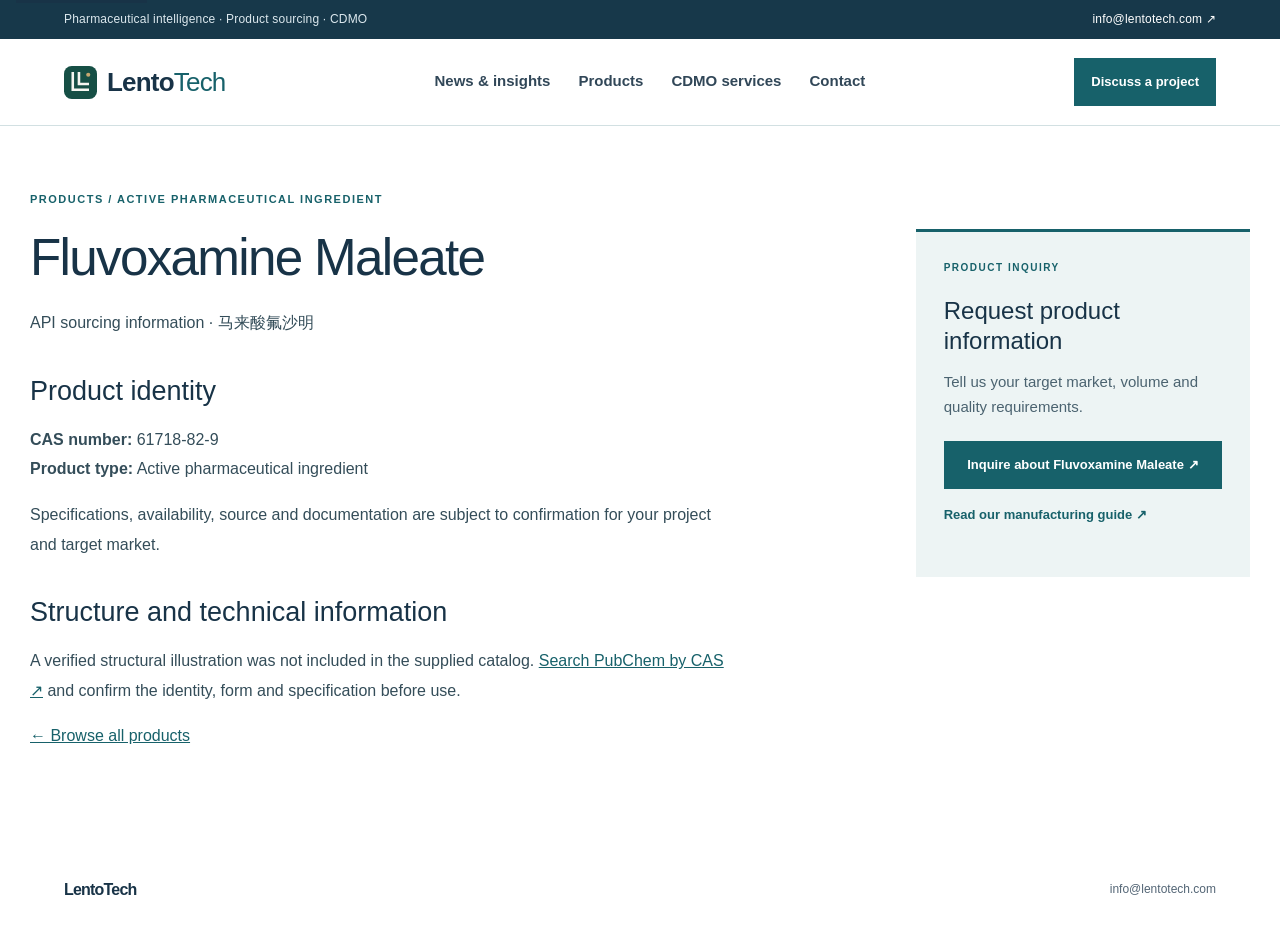
<file: product-fluvoxamine-maleate.html>
<!doctype html><html lang="en"><head><meta charset="utf-8"><meta name="viewport" content="width=device-width,initial-scale=1"><title>Fluvoxamine Maleate API | CAS 61718-82-9 | LentoTech</title><meta name="description" content="Fluvoxamine Maleate API, CAS 61718-82-9. Contact LentoTech for availability, specifications and documentation."><link rel="canonical" href="https://www.lentotech.com/product-fluvoxamine-maleate.html"><meta property="og:title" content="Fluvoxamine Maleate API | LentoTech"><meta property="og:description" content="Fluvoxamine Maleate API, CAS 61718-82-9. Contact LentoTech for availability, specifications and documentation."><meta property="og:url" content="https://www.lentotech.com/product-fluvoxamine-maleate.html"><meta property="og:image" content="https://www.lentotech.com/vials-illustrative.jpg"><link rel="stylesheet" href="styles.css"><link rel="stylesheet" href="design.css"><link rel="icon" type="image/svg+xml" href="favicon.svg"></head><body><div class="utility-bar"><span>Pharmaceutical intelligence · Product sourcing · CDMO</span><a href="mailto:info@lentotech.com">info@lentotech.com ↗</a></div><a class="skip-link" href="#main">Skip to content</a><header class="catalog-header"><a class="brand" href="index.html"><span class="brand-mark">L</span><span>Lento<span class="brand-light">Tech</span></span></a><nav aria-label="Primary navigation"><a href="news.html">News &amp; insights</a><a href="products.html">Products</a><a href="index.html#capabilities">CDMO services</a><a href="contact.html">Contact</a></nav><a class="button button-small" href="index.html#inquiry">Discuss a project</a></header><main id="main" class="editorial-page"><p class="eyebrow">PRODUCTS / ACTIVE PHARMACEUTICAL INGREDIENT</p><div class="article-layout"><div class="article-body"><h1>Fluvoxamine Maleate</h1><p class="page-lead">API sourcing information · 马来酸氟沙明</p><h2>Product identity</h2><p><strong>CAS number:</strong> 61718-82-9<br><strong>Product type:</strong> Active pharmaceutical ingredient</p><p>Specifications, availability, source and documentation are subject to confirmation for your project and target market.</p><h2>Structure and technical information</h2><p>A verified structural illustration was not included in the supplied catalog. <a href="https://pubchem.ncbi.nlm.nih.gov/#query=61718-82-9">Search PubChem by CAS ↗</a> and confirm the identity, form and specification before use.</p><p><a href="products.html">← Browse all products</a></p></div><aside class="news-aside"><p class="eyebrow">PRODUCT INQUIRY</p><h2>Request product information</h2><p>Tell us your target market, volume and quality requirements.</p><a class="button" href="mailto:info@lentotech.com?subject=Product%20inquiry%3A%20Fluvoxamine%20Maleate&amp;body=Product%3A%20Fluvoxamine%20Maleate%0ACAS%3A%2061718-82-9%0A%0APlease%20share%20specifications%2C%20availability%20and%20documentation.">Inquire about Fluvoxamine Maleate ↗</a><a class="text-link" href="cdmo-guide.html">Read our manufacturing guide ↗</a></aside></div></main><footer><a class="brand" href="index.html">LentoTech</a><a href="mailto:info@lentotech.com">info@lentotech.com</a></footer></body></html>
</file>
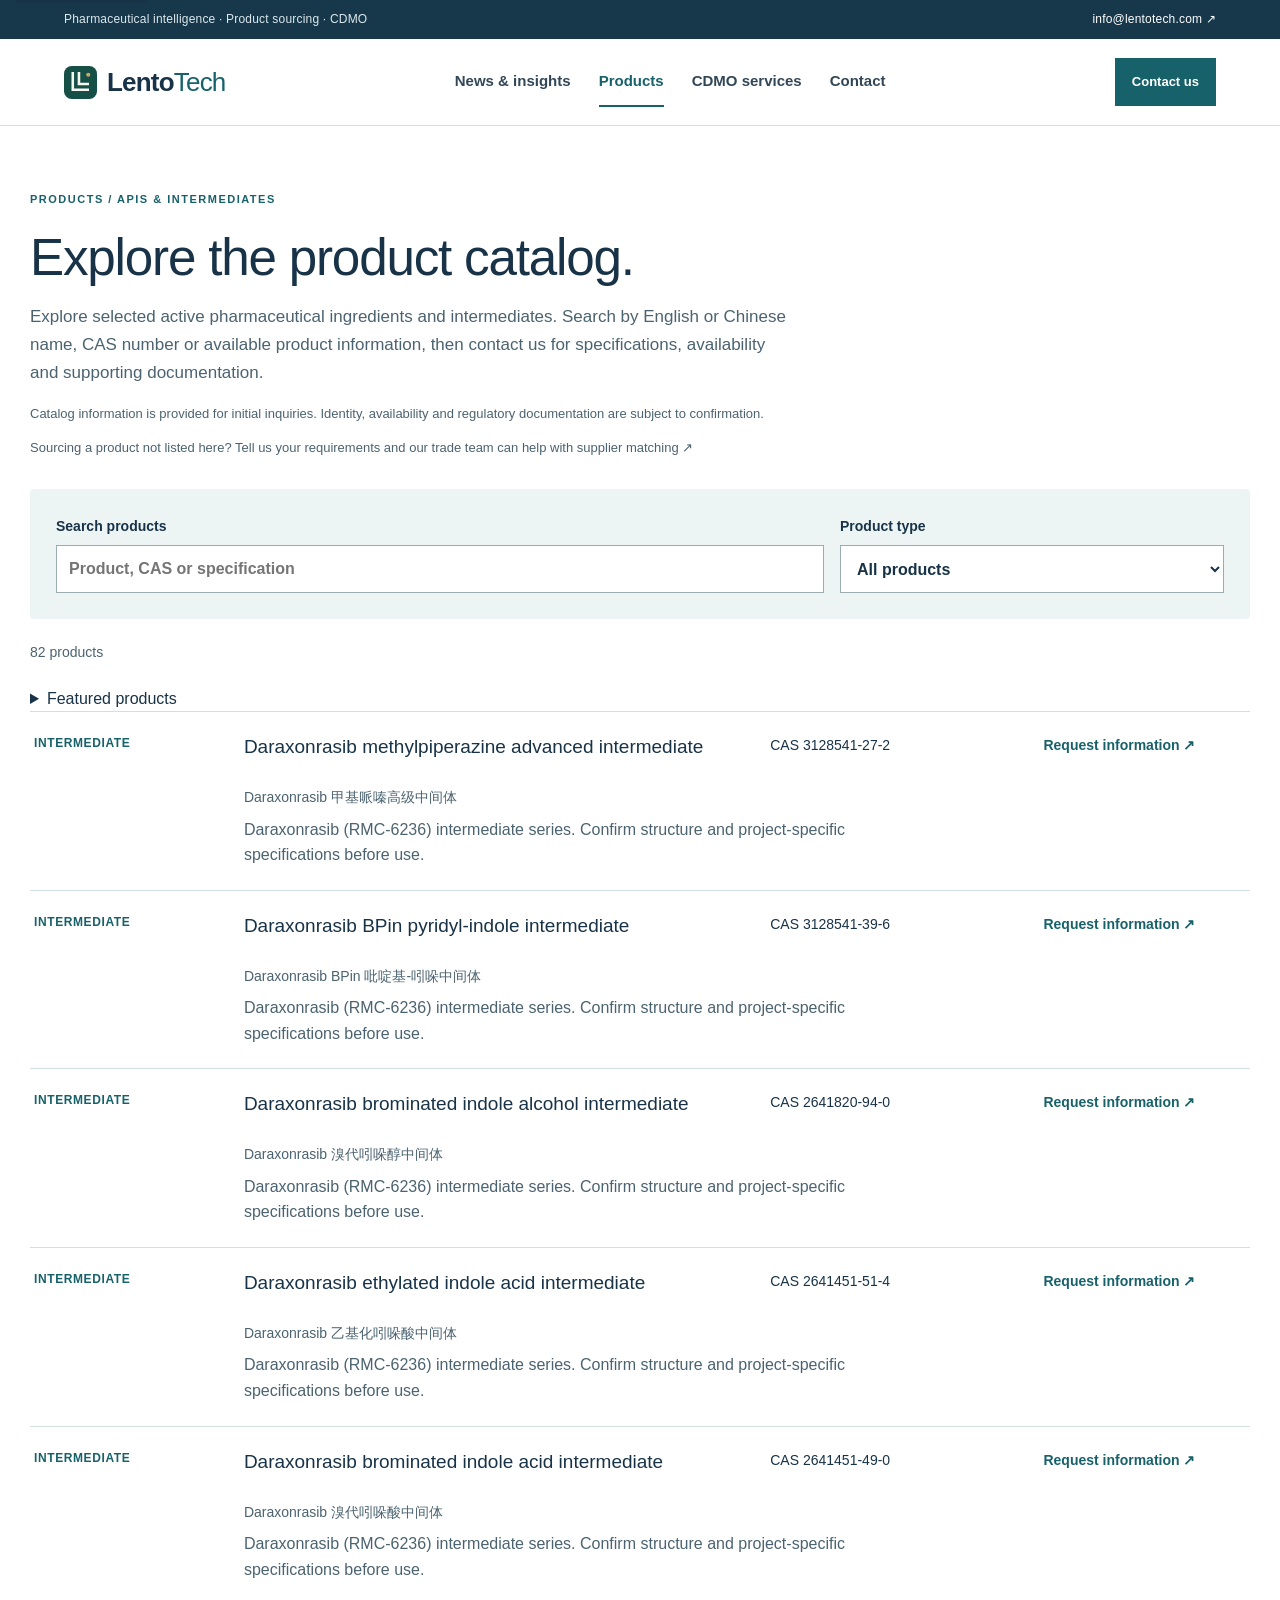
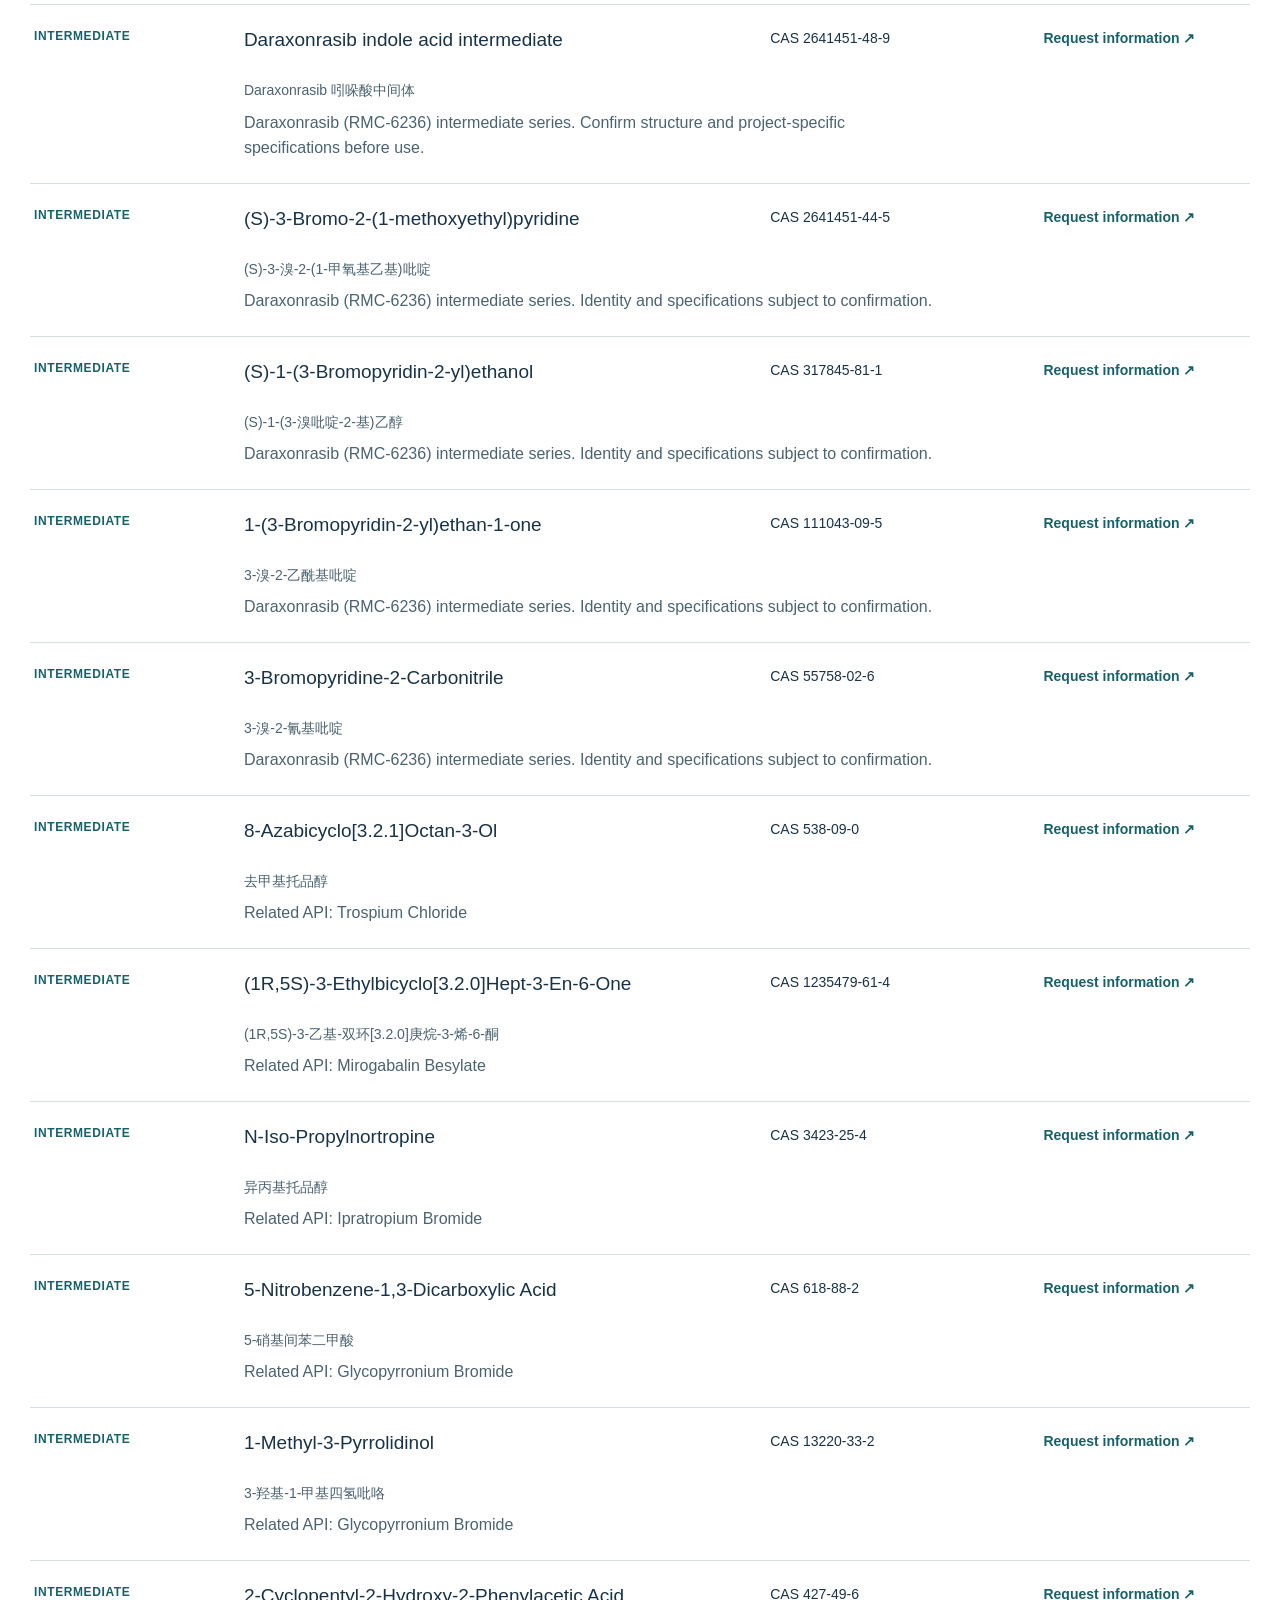
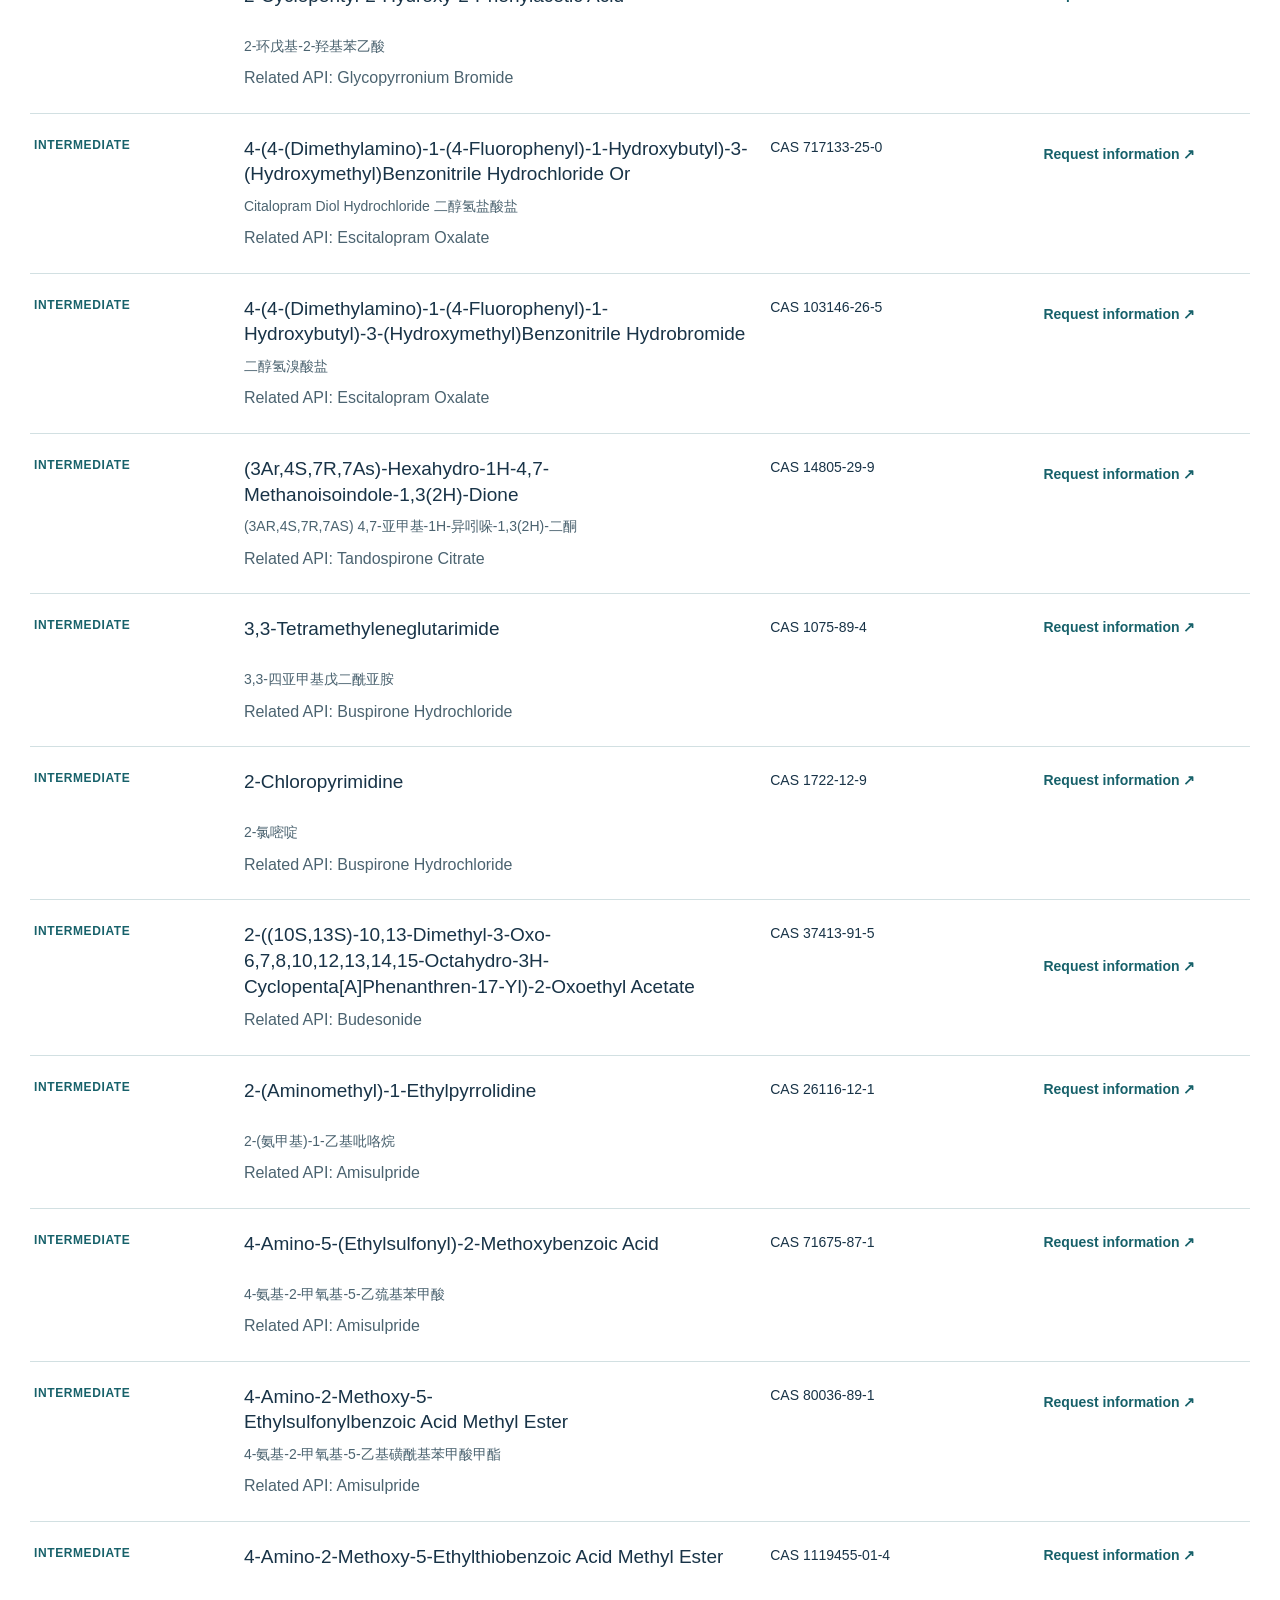
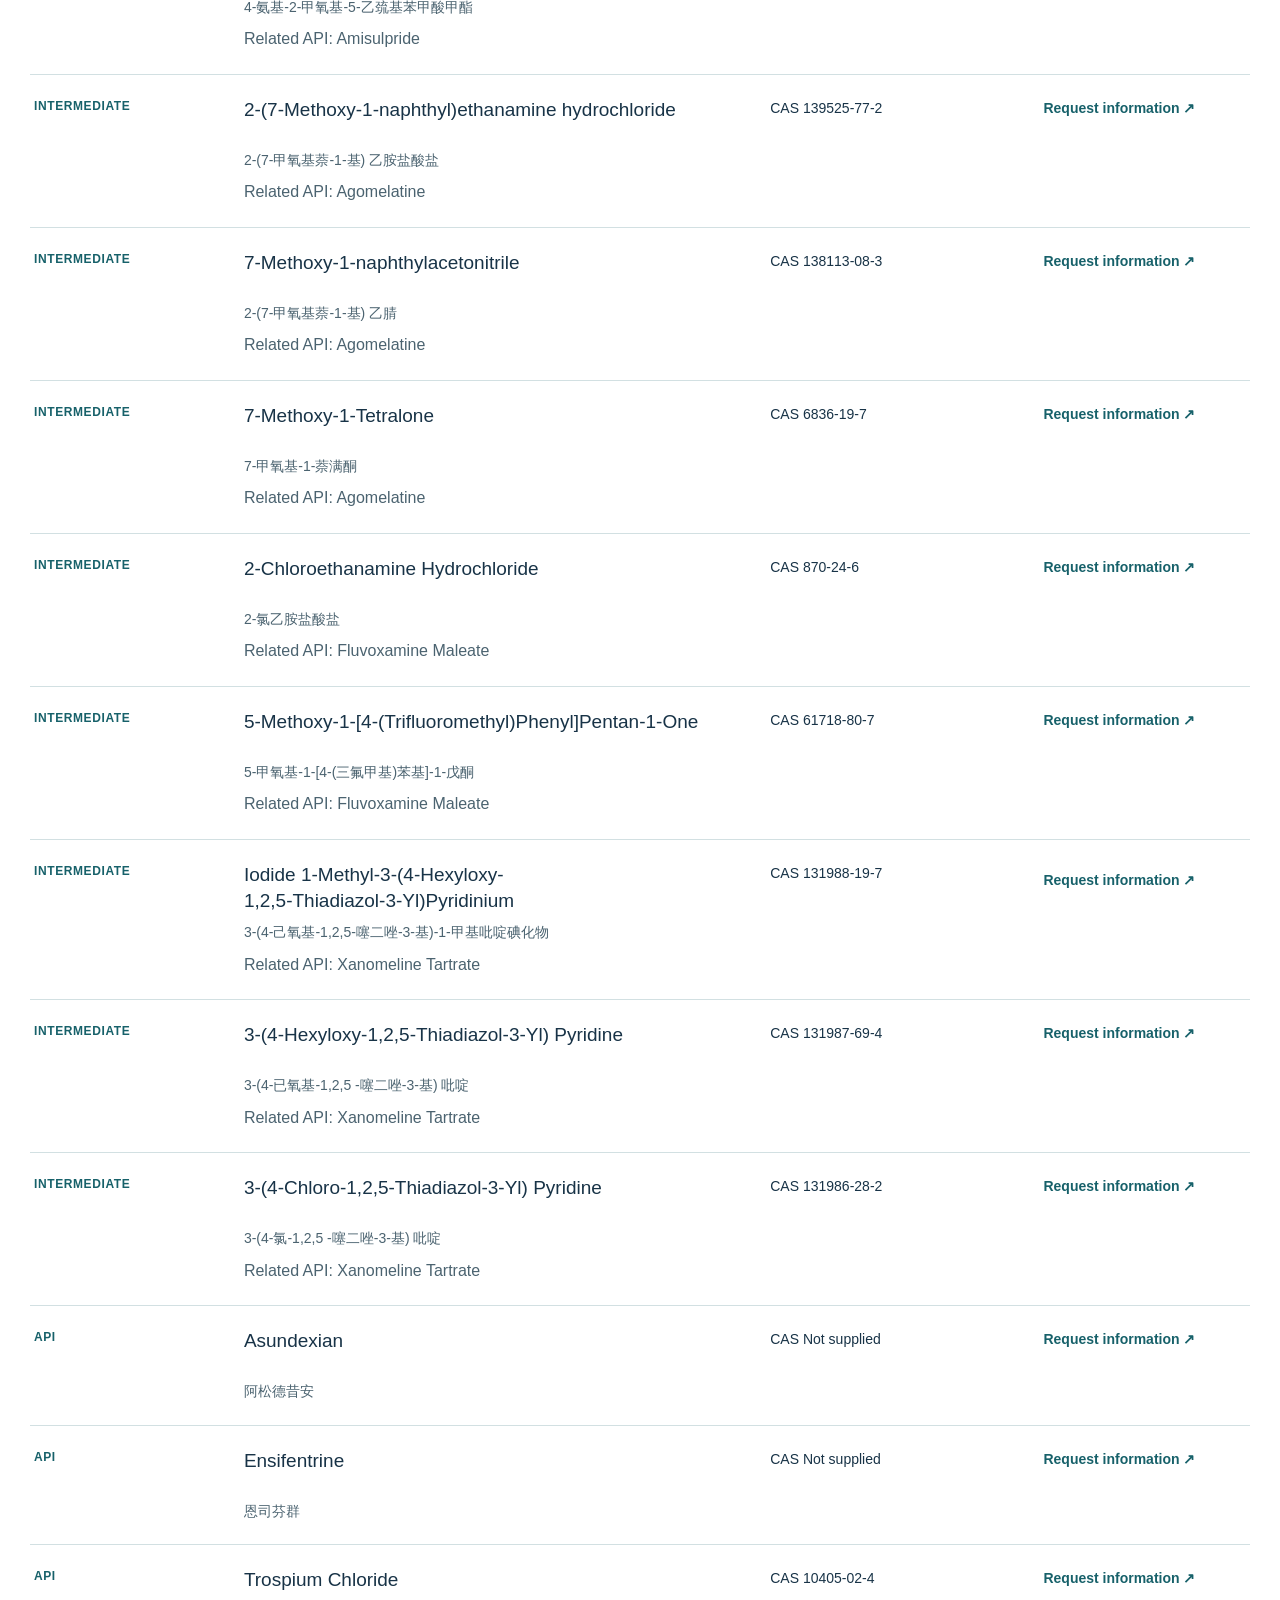
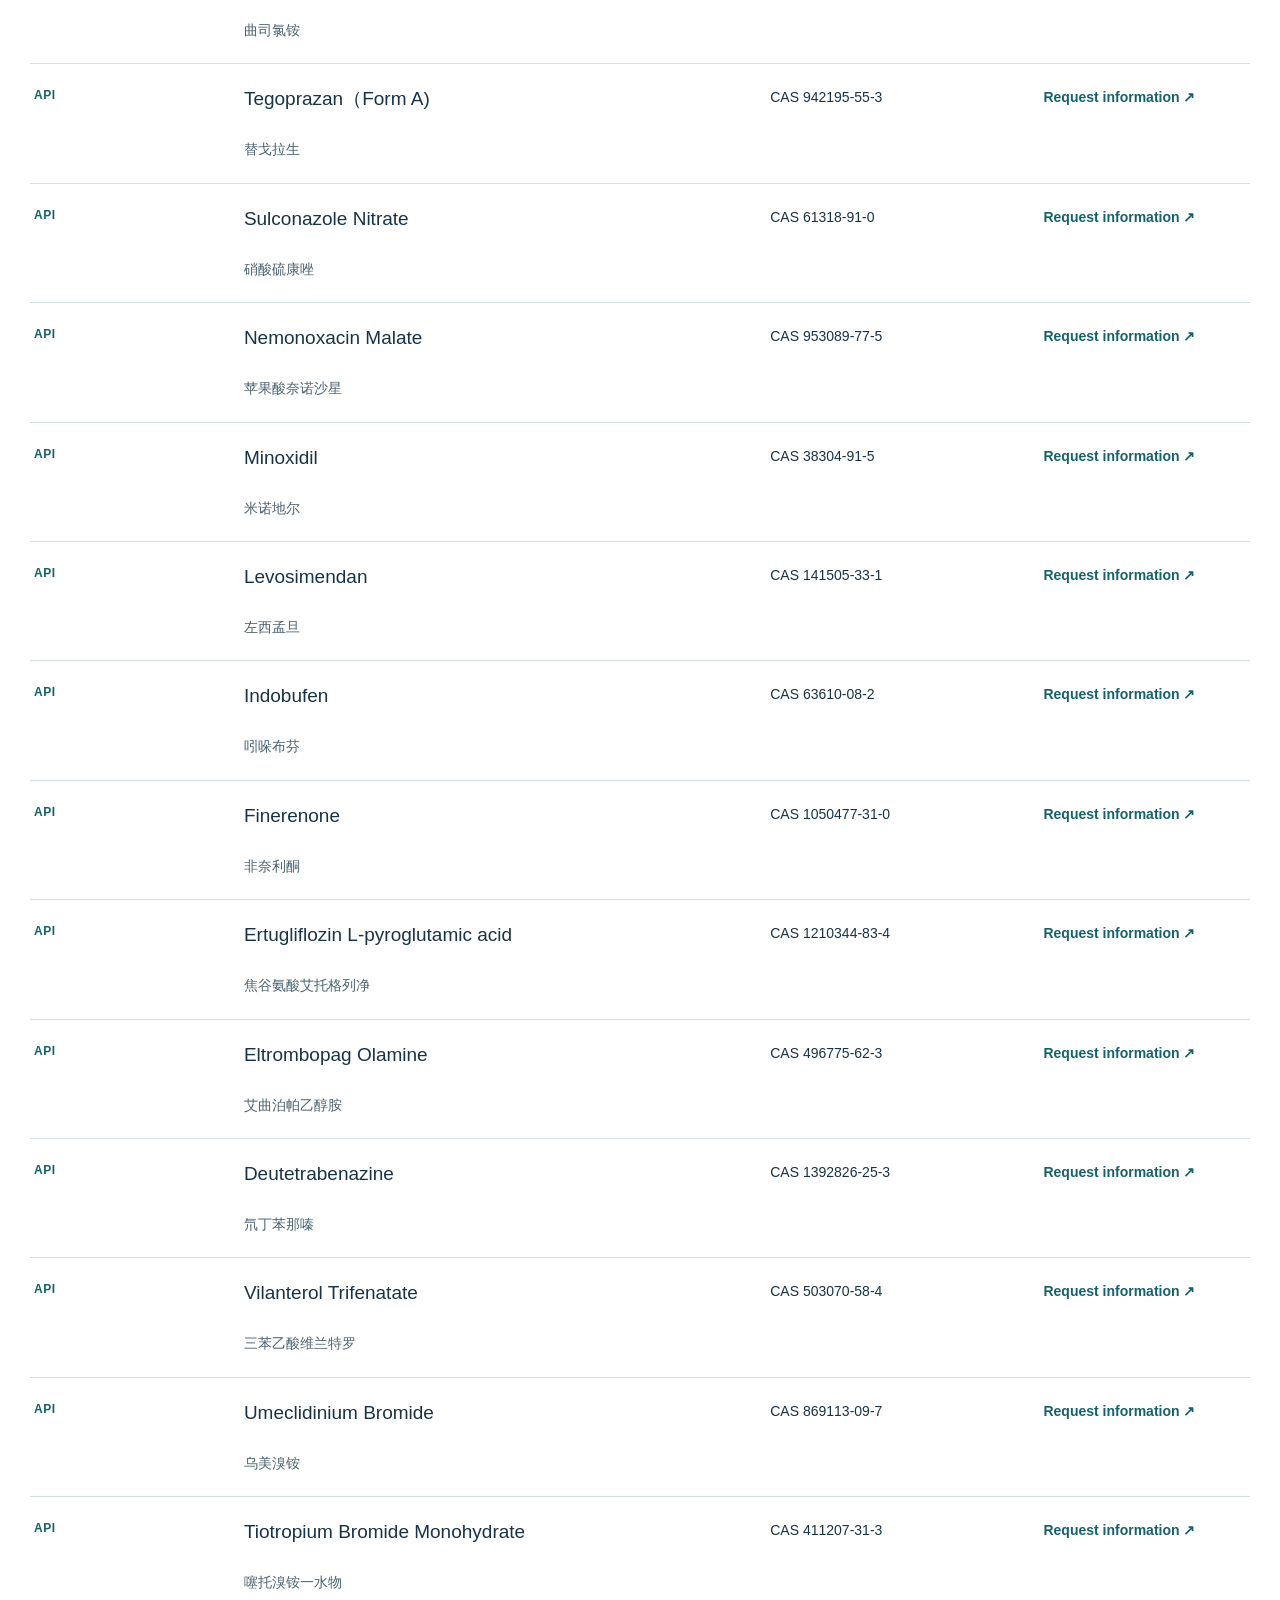
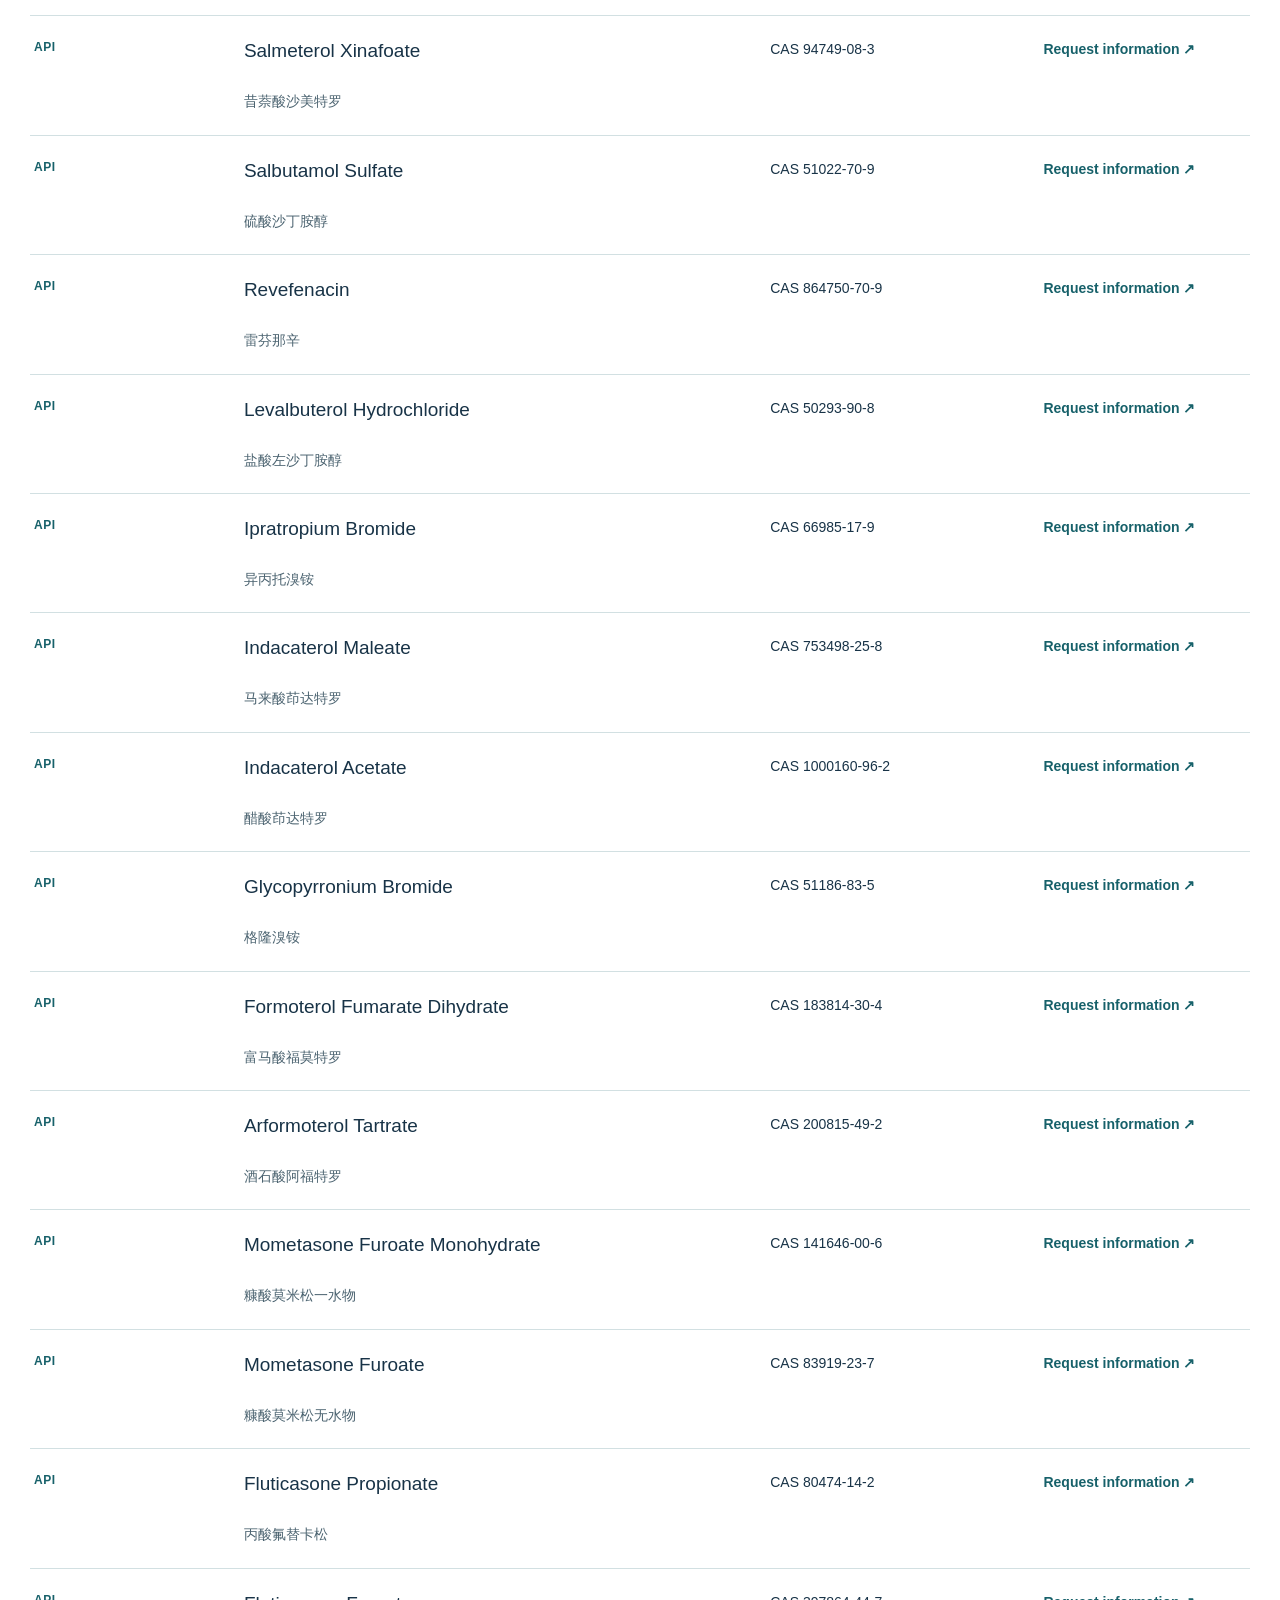
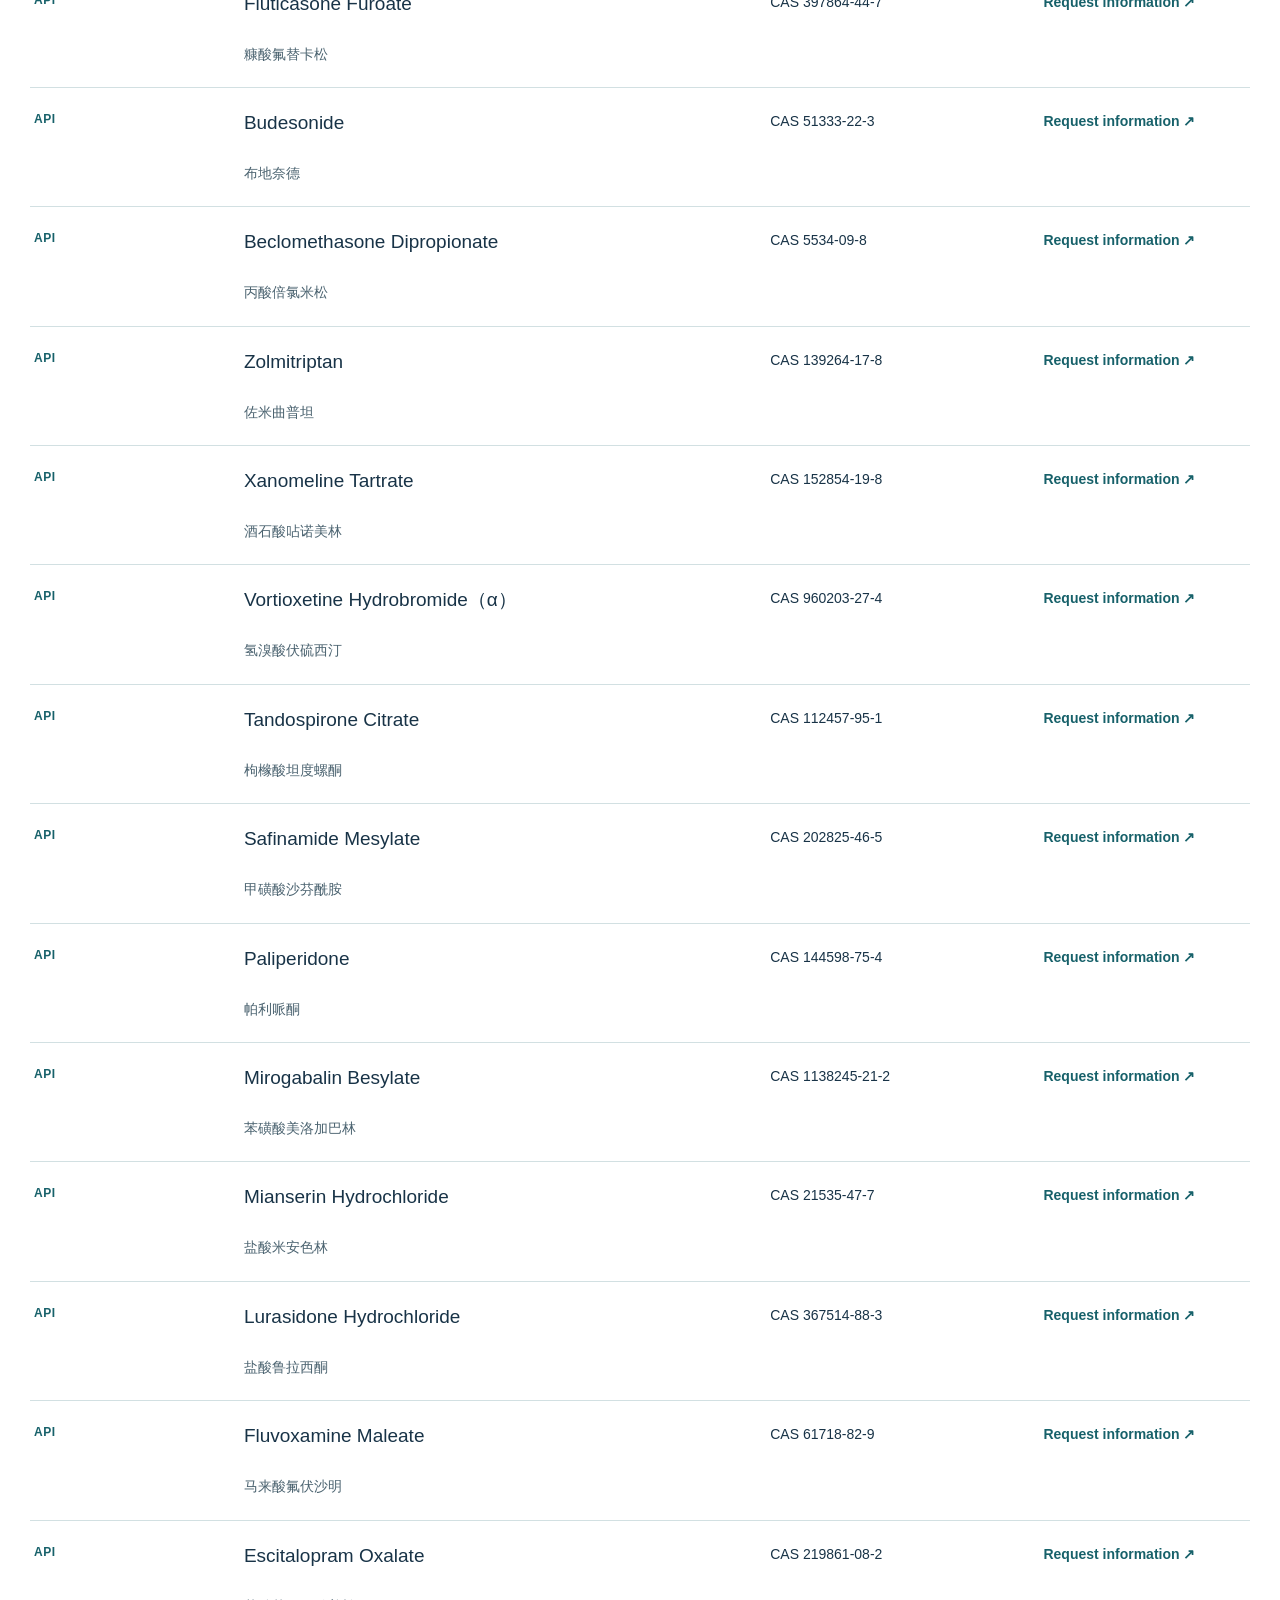
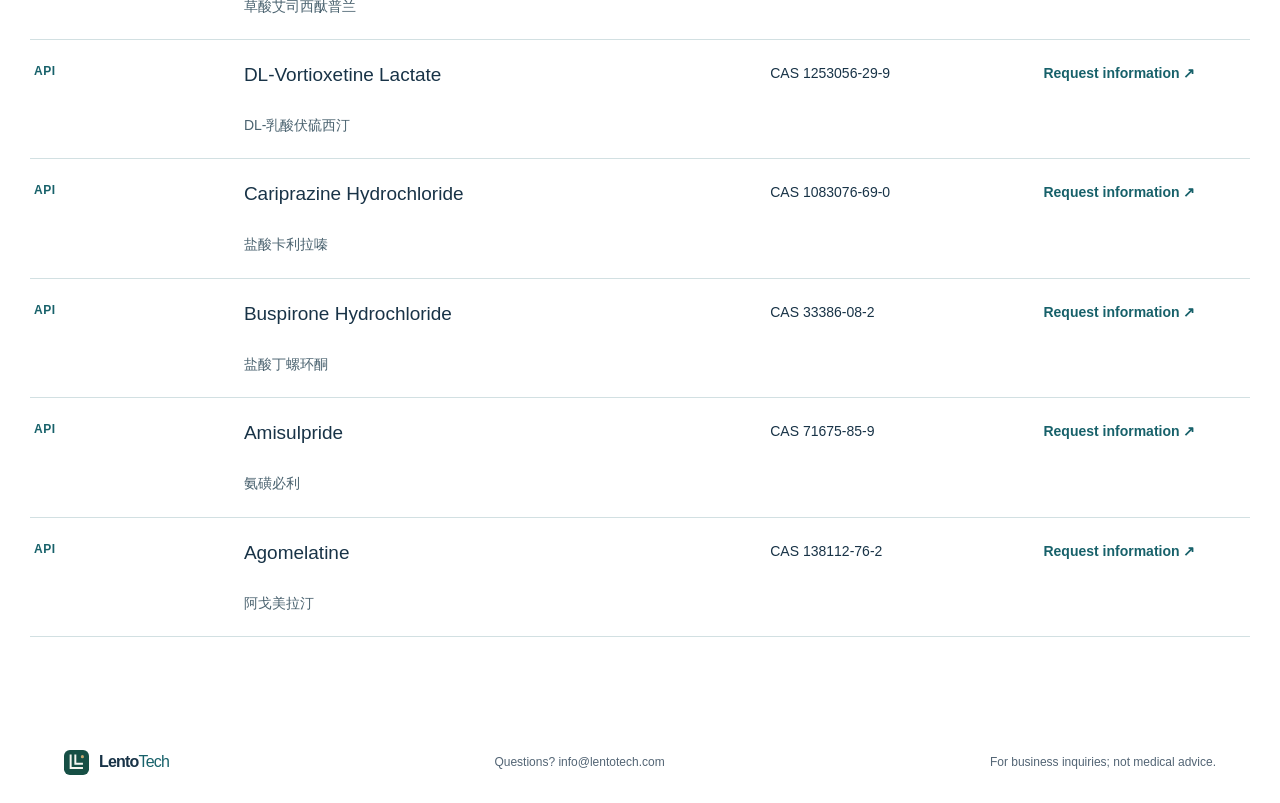
<file: products.html>
<!doctype html><html lang="en"><head><meta charset="utf-8"><meta name="viewport" content="width=device-width,initial-scale=1"><title>API &amp; Pharmaceutical Intermediates Catalog | LentoTech</title><meta name="description" content="Explore pharmaceutical APIs and intermediates by product name or CAS number and contact LentoTech for specifications."><link rel="canonical" href="https://www.lentotech.com/products.html"><meta property="og:type" content="website"><meta property="og:title" content="Product catalog | LentoTech"><meta property="og:description" content="Explore pharmaceutical APIs and intermediates by name or CAS number."><meta property="og:url" content="https://www.lentotech.com/products.html"><meta property="og:image" content="https://www.lentotech.com/vials-illustrative.jpg"><meta name="twitter:card" content="summary_large_image"><link rel="stylesheet" href="styles.css"><link rel="stylesheet" href="design.css"><script defer src="catalog.js"></script><script defer src="content.js"></script><link rel="icon" type="image/svg+xml" href="favicon.svg"></head><body><div class="utility-bar"><span>Pharmaceutical intelligence · Product sourcing · CDMO</span><a href="mailto:info@lentotech.com">info@lentotech.com ↗</a></div><a class="skip-link" href="#main">Skip to content</a><header class="catalog-header"><a class="brand" href="index.html"><span class="brand-mark">L</span><span>Lento<span class="brand-light">Tech</span></span></a><nav aria-label="Primary navigation"><a href="news.html">News &amp; insights</a><a href="products.html" aria-current="page">Products</a><a href="services.html">CDMO services</a><a href="contact.html">Contact</a></nav><a class="button button-small" href="contact.html">Contact us</a></header><main id="main" class="catalog-main"><p class="eyebrow">PRODUCTS / APIS & INTERMEDIATES</p><h1 data-i18n="catalogTitle">Explore the product catalog.</h1><p class="catalog-intro" data-i18n="catalogLead">Explore selected active pharmaceutical ingredients and intermediates. Search by English or Chinese name, CAS number or available product information, then contact us for specifications, availability and supporting documentation.</p><p class="catalog-notice" data-i18n="catalogBoundary">Catalog information is provided for initial inquiries. Identity, availability and regulatory documentation are subject to confirmation.</p><p class="catalog-notice" id="lento-trade-sourcing">Sourcing a product not listed here? <a href="contact.html?topic=Product%20sourcing">Tell us your requirements and our trade team can help with supplier matching ↗</a></p><div class="catalog-controls"><label><span data-i18n="catalogSearch">Search products</span> <input type="search" id="product-search" placeholder="Product, CAS or specification" data-i18n-placeholder="catalogPlaceholder" autocomplete="off"></label><label><span data-i18n="catalogType">Product type</span> <select id="product-type"><option value="" data-i18n="catalogAll">All products</option><option value="API">APIs</option><option value="Intermediate">Intermediates</option><option value="Finished Dosage Form">Finished dosage forms</option><option value="Excipient">Excipients</option><option value="Equipment">Equipment</option><option value="CDMO Services">CDMO services</option><option value="Other">Other</option></select></label><label id="area-filter" hidden>Therapeutic area <select id="product-area"><option value="">All areas</option></select></label><label id="stage-filter" hidden>Development stage <select id="product-stage"><option value="">All stages</option></select></label></div><p id="product-count" aria-live="polite">Products</p><details class="topic-featured" id="featured">
  <summary data-i18n="featuredHeading">Featured products</summary>
  <p class="small-note" data-i18n="productsNote">Selected catalog entries · availability subject to confirmation</p>
  <div class="product-spotlight" data-featured-products></div>
</details>
<div class="catalog-grid"></div><div id="no-results" class="catalog-empty" hidden><p>No products match your search. Try another product name, CAS number or molecular formula, or <a href="contact.html?topic=Product%20sourcing">ask our team</a>.</p><button type="button" id="clear-product-filters" data-i18n="catalogClear">Clear search and filters</button></div></main><footer><a class="brand" href="index.html"><span class="brand-mark">L</span><span>Lento<span class="brand-light">Tech</span></span></a><span>Questions? <a href="mailto:info@lentotech.com">info@lentotech.com</a></span><span>For business inquiries; not medical advice.</span></footer></body></html>
</file>
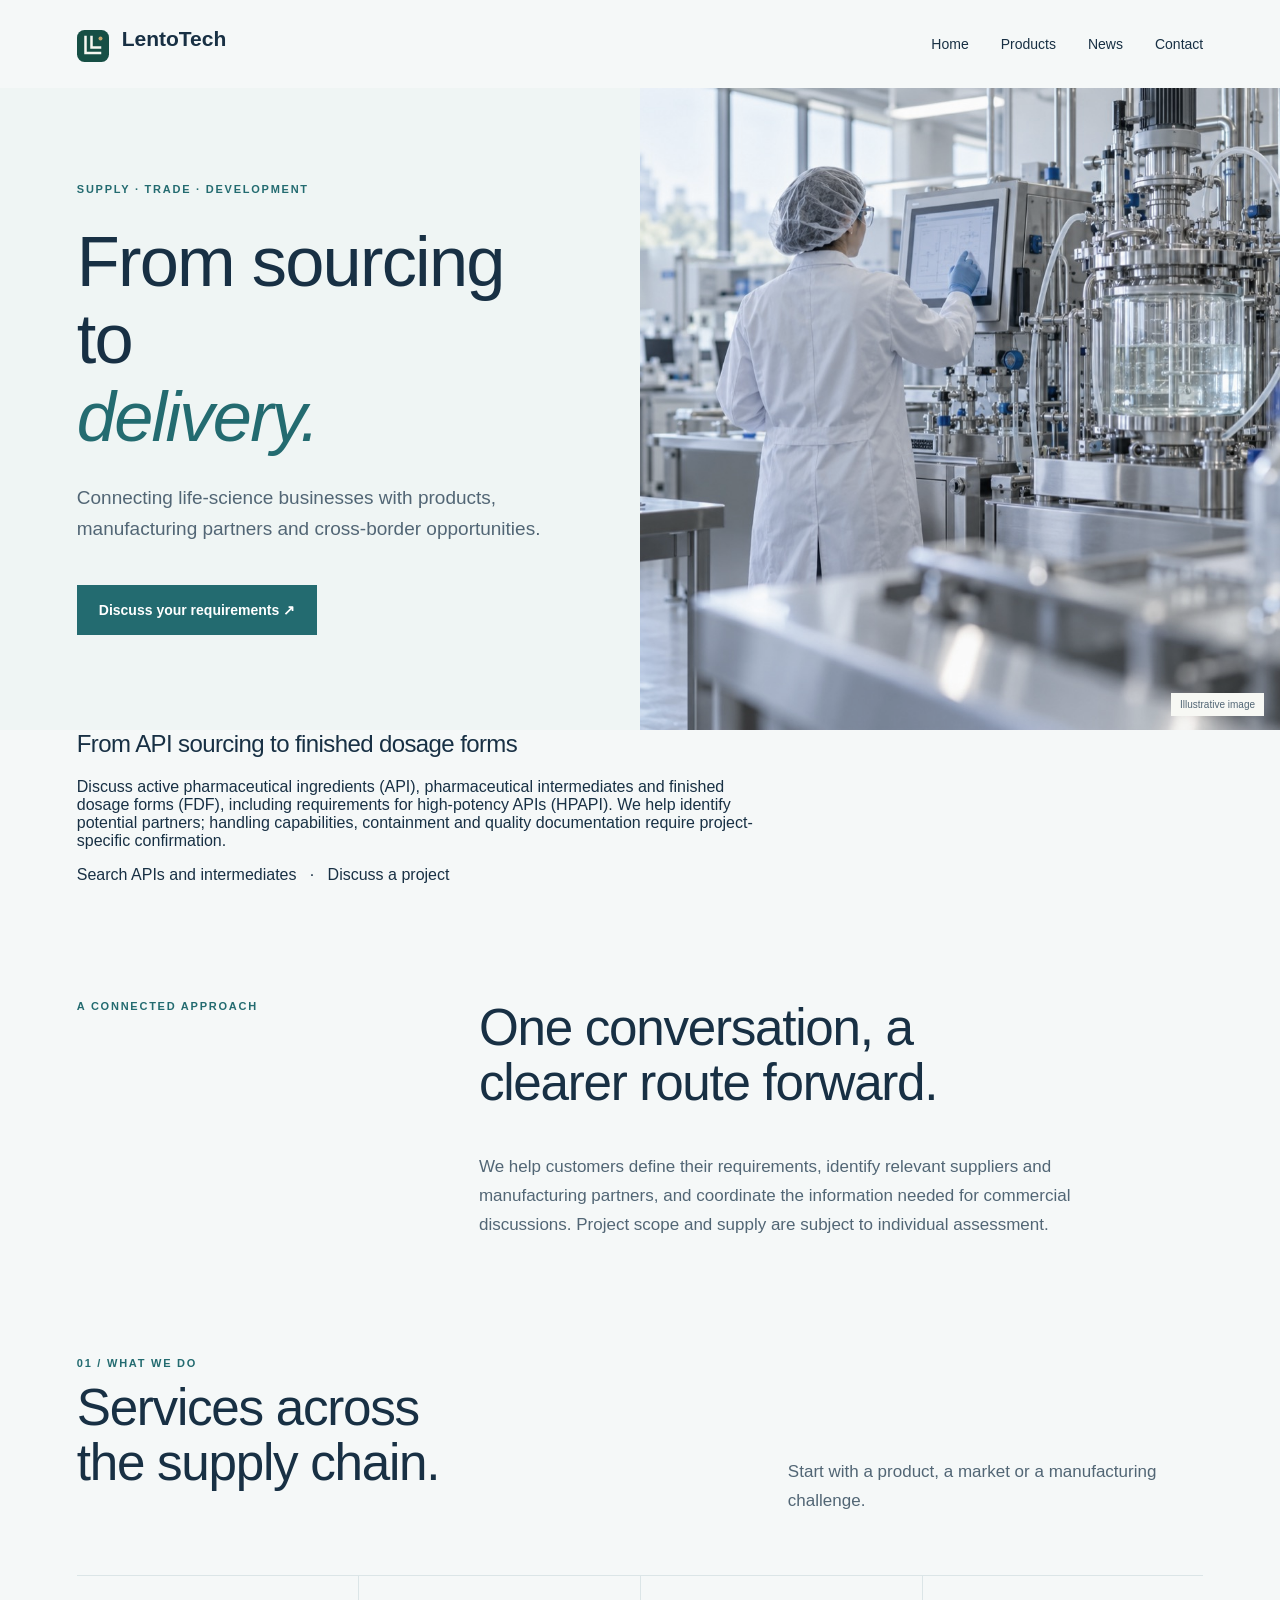
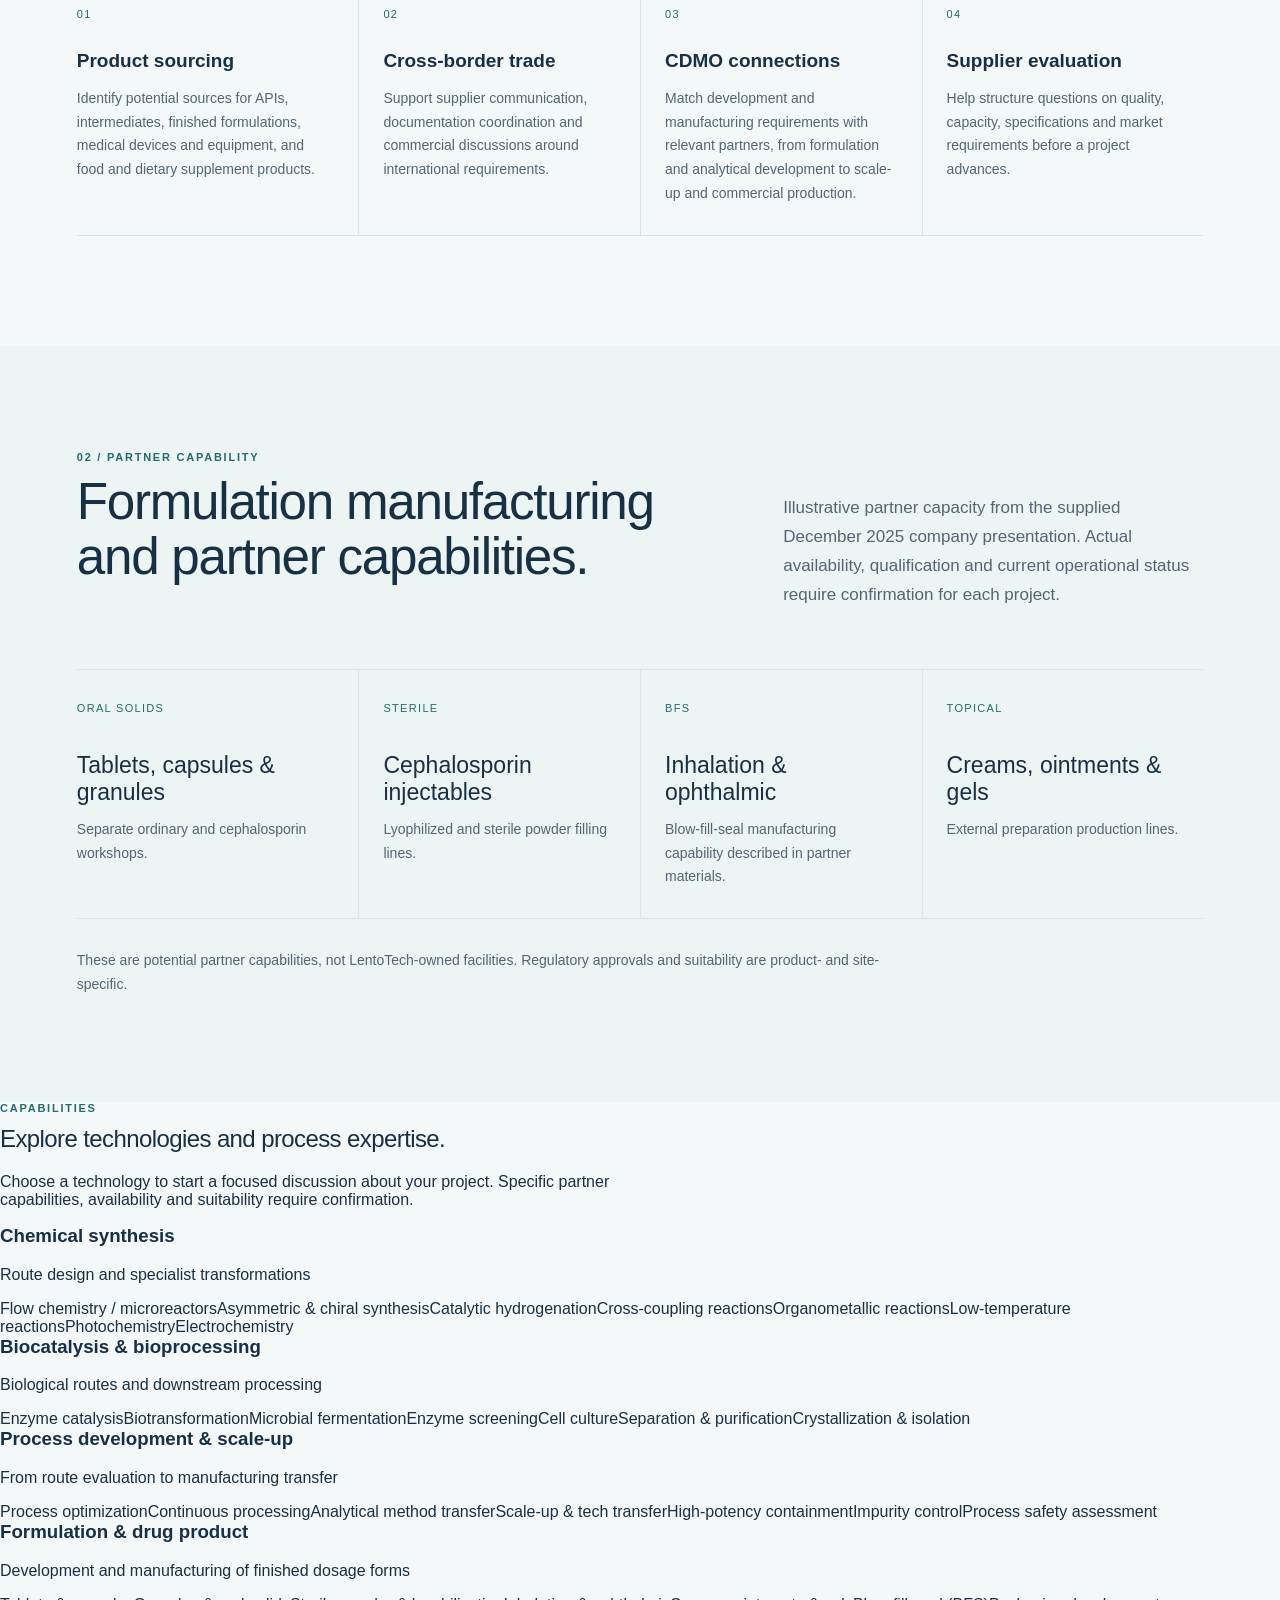
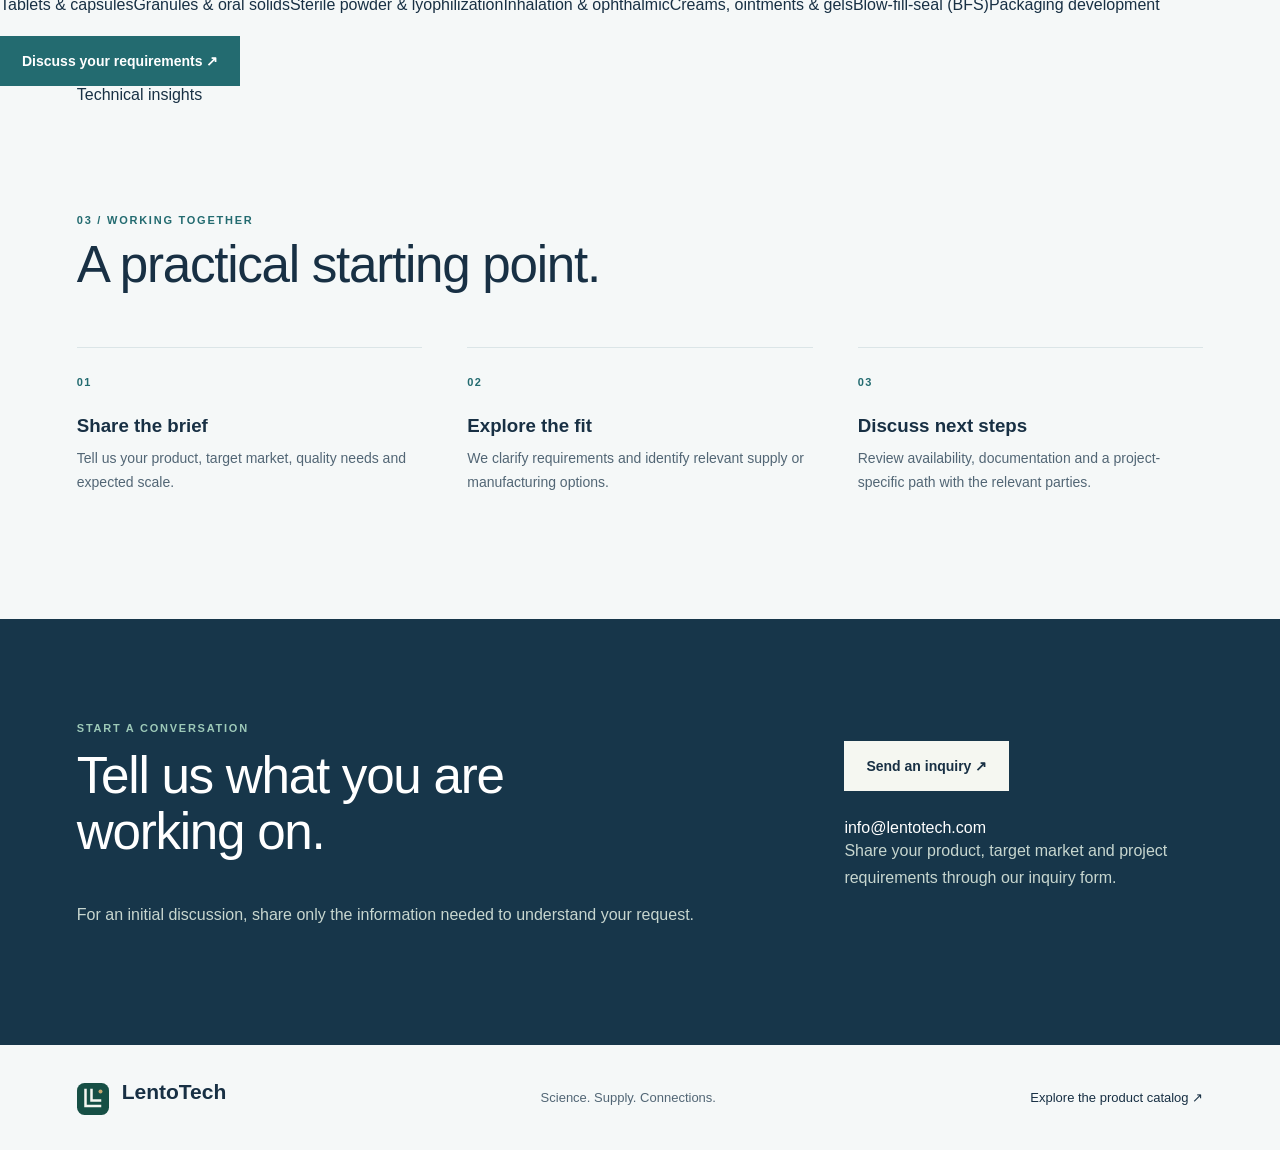
<file: services.html>
<!doctype html>
<html lang="en"><head><meta charset="utf-8"><meta name="viewport" content="width=device-width,initial-scale=1"><meta name="description" content="Discuss API sourcing, finished dosage forms (FDF), HPAPI project requirements and CDMO partner matching with LentoTech."><link rel="canonical" href="https://www.lentotech.com/services.html"><meta property="og:title" content="Supply, trade and CDMO services | LentoTech"><meta property="og:description" content="Explore sourcing, international trade and formulation manufacturing connections."><meta property="og:url" content="https://www.lentotech.com/services.html"><meta property="og:type" content="website"><title>API, FDF &amp; HPAPI CDMO Partner Matching | LentoTech</title><link rel="icon" href="favicon.svg"><link rel="stylesheet" href="services.css"></head>
<body><header class="header"><a class="brand" href="index.html"><span>L</span> LentoTech</a><nav aria-label="Main navigation"><a href="index.html">Home</a><a href="products.html">Products</a><a href="news.html">News</a><a href="#contact">Contact</a></nav></header>
<main><section class="hero"><div><p class="eyebrow">SUPPLY · TRADE · DEVELOPMENT</p><h1>From sourcing to<br><em>delivery.</em></h1><p class="lead">Connecting life-science businesses with products, manufacturing partners and cross-border opportunities.</p><a class="button" href="#contact">Discuss your requirements ↗</a></div><figure><img src="lab-illustrative.jpg" alt="Illustrative pharmaceutical laboratory"><figcaption>Illustrative image</figcaption></figure></section>
<section class="keyword-intro wrap"><h2>From API sourcing to finished dosage forms</h2><p>Discuss active pharmaceutical ingredients (API), pharmaceutical intermediates and finished dosage forms (FDF), including requirements for high-potency APIs (HPAPI). We help identify potential partners; handling capabilities, containment and quality documentation require project-specific confirmation.</p><p><a href="products.html">Search APIs and intermediates</a> &nbsp; · &nbsp; <a href="contact.html">Discuss a project</a></p></section><section class="intro wrap"><p class="eyebrow">A CONNECTED APPROACH</p><div><h2>One conversation, a clearer route forward.</h2><p>We help customers define their requirements, identify relevant suppliers and manufacturing partners, and coordinate the information needed for commercial discussions. Project scope and supply are subject to individual assessment.</p></div></section>
<section class="wrap offerings" id="services"><div class="section-heading"><div><p class="eyebrow">01 / WHAT WE DO</p><h2>Services across the supply chain.</h2></div><p>Start with a product, a market or a manufacturing challenge.</p></div><div class="service-grid"><article><span>01</span><h3 data-medical-icon="tube">Product sourcing</h3><p>Identify potential sources for APIs, intermediates, finished formulations, medical devices and equipment, and food and dietary supplement products.</p></article><article><span>02</span><h3 data-medical-icon="vial">Cross-border trade</h3><p>Support supplier communication, documentation coordination and commercial discussions around international requirements.</p></article><article><span>03</span><h3 data-medical-icon="flask">CDMO connections</h3><p>Match development and manufacturing requirements with relevant partners, from formulation and analytical development to scale-up and commercial production.</p></article><article><span>04</span><h3 data-medical-icon="microscope">Supplier evaluation</h3><p>Help structure questions on quality, capacity, specifications and market requirements before a project advances.</p></article></div></section>
<section class="partner" id="cdmo"><div class="wrap"><div class="section-heading"><div><p class="eyebrow">02 / PARTNER CAPABILITY</p><h2>Formulation manufacturing<br>and partner capabilities.</h2></div><p>Illustrative partner capacity from the supplied December 2025 company presentation. Actual availability, qualification and current operational status require confirmation for each project.</p></div><div class="capacity"><div><span>ORAL SOLIDS</span><strong data-medical-icon="tablet">Tablets, capsules &amp; granules</strong><p>Separate ordinary and cephalosporin workshops.</p></div><div><span>STERILE</span><strong data-medical-icon="syringe">Cephalosporin injectables</strong><p>Lyophilized and sterile powder filling lines.</p></div><div><span>BFS</span><strong data-medical-icon="inhaler">Inhalation &amp; ophthalmic</strong><p>Blow-fill-seal manufacturing capability described in partner materials.</p></div><div><span>TOPICAL</span><strong data-medical-icon="vial">Creams, ointments &amp; gels</strong><p>External preparation production lines.</p></div></div><p class="source-note">These are potential partner capabilities, not LentoTech-owned facilities. Regulatory approvals and suitability are product- and site-specific.</p></div></section>
<div data-business-modules></div>
<section class="capability-showcase section" id="capabilities"><div class="capability-showcase-head"><div><p class="eyebrow">CAPABILITIES</p><h2>Explore technologies and process expertise.</h2></div><p>Choose a technology to start a focused discussion about your project. Specific partner capabilities, availability and suitability require confirmation.</p></div><div class="capability-groups"><article class="capability-group"><div class="capability-group-heading"><h3>Chemical synthesis</h3><p>Route design and specialist transformations</p></div><div class="capability-chips"><a class="capability-chip" href="contact.html?topic=Chemical%20synthesis&amp;focus=Flow%20chemistry%20%2F%20microreactors">Flow chemistry / microreactors</a><a class="capability-chip" href="contact.html?topic=Chemical%20synthesis&amp;focus=Asymmetric%20%26%20chiral%20synthesis">Asymmetric &amp; chiral synthesis</a><a class="capability-chip" href="contact.html?topic=Chemical%20synthesis&amp;focus=Catalytic%20hydrogenation">Catalytic hydrogenation</a><a class="capability-chip" href="contact.html?topic=Chemical%20synthesis&amp;focus=Cross-coupling%20reactions">Cross-coupling reactions</a><a class="capability-chip" href="contact.html?topic=Chemical%20synthesis&amp;focus=Organometallic%20reactions">Organometallic reactions</a><a class="capability-chip" href="contact.html?topic=Chemical%20synthesis&amp;focus=Low-temperature%20reactions">Low-temperature reactions</a><a class="capability-chip" href="contact.html?topic=Chemical%20synthesis&amp;focus=Photochemistry">Photochemistry</a><a class="capability-chip" href="contact.html?topic=Chemical%20synthesis&amp;focus=Electrochemistry">Electrochemistry</a></div></article><article class="capability-group"><div class="capability-group-heading"><h3>Biocatalysis &amp; bioprocessing</h3><p>Biological routes and downstream processing</p></div><div class="capability-chips"><a class="capability-chip" href="contact.html?topic=Bioprocessing&amp;focus=Enzyme%20catalysis">Enzyme catalysis</a><a class="capability-chip" href="contact.html?topic=Bioprocessing&amp;focus=Biotransformation">Biotransformation</a><a class="capability-chip" href="contact.html?topic=Bioprocessing&amp;focus=Microbial%20fermentation">Microbial fermentation</a><a class="capability-chip" href="contact.html?topic=Bioprocessing&amp;focus=Enzyme%20screening">Enzyme screening</a><a class="capability-chip" href="contact.html?topic=Bioprocessing&amp;focus=Cell%20culture">Cell culture</a><a class="capability-chip" href="contact.html?topic=Bioprocessing&amp;focus=Separation%20%26%20purification">Separation &amp; purification</a><a class="capability-chip" href="contact.html?topic=Bioprocessing&amp;focus=Crystallization%20%26%20isolation">Crystallization &amp; isolation</a></div></article><article class="capability-group"><div class="capability-group-heading"><h3>Process development &amp; scale-up</h3><p>From route evaluation to manufacturing transfer</p></div><div class="capability-chips"><a class="capability-chip" href="contact.html?topic=Scale-up&amp;focus=Process%20optimization">Process optimization</a><a class="capability-chip" href="contact.html?topic=Scale-up&amp;focus=Continuous%20processing">Continuous processing</a><a class="capability-chip" href="contact.html?topic=Scale-up&amp;focus=Analytical%20method%20transfer">Analytical method transfer</a><a class="capability-chip" href="contact.html?topic=Scale-up&amp;focus=Scale-up%20%26%20tech%20transfer">Scale-up &amp; tech transfer</a><a class="capability-chip" href="contact.html?topic=Scale-up&amp;focus=High-potency%20containment">High-potency containment</a><a class="capability-chip" href="contact.html?topic=Scale-up&amp;focus=Impurity%20control">Impurity control</a><a class="capability-chip" href="contact.html?topic=Scale-up&amp;focus=Process%20safety%20assessment">Process safety assessment</a></div></article><article class="capability-group"><div class="capability-group-heading"><h3>Formulation &amp; drug product</h3><p>Development and manufacturing of finished dosage forms</p></div><div class="capability-chips"><a class="capability-chip" href="contact.html?topic=Formulation&amp;focus=Tablets%20%26%20capsules">Tablets &amp; capsules</a><a class="capability-chip" href="contact.html?topic=Formulation&amp;focus=Granules%20%26%20oral%20solids">Granules &amp; oral solids</a><a class="capability-chip" href="contact.html?topic=Formulation&amp;focus=Sterile%20powder%20%26%20lyophilization">Sterile powder &amp; lyophilization</a><a class="capability-chip" href="contact.html?topic=Formulation&amp;focus=Inhalation%20%26%20ophthalmic">Inhalation &amp; ophthalmic</a><a class="capability-chip" href="contact.html?topic=Formulation&amp;focus=Creams%2C%20ointments%20%26%20gels">Creams, ointments &amp; gels</a><a class="capability-chip" href="contact.html?topic=Formulation&amp;focus=Blow-fill-seal%20%28BFS%29">Blow-fill-seal (BFS)</a><a class="capability-chip" href="contact.html?topic=Formulation&amp;focus=Packaging%20development">Packaging development</a></div></article></div><a class="button" href="contact.html">Discuss your requirements ↗</a></section>
<div data-capability-modules></div>
<aside class="topic-related wrap"><a href="cdmo-guide.html" data-i18n="insightsNav">Technical insights</a></aside>
<section class="wrap process"><p class="eyebrow">03 / WORKING TOGETHER</p><h2>A practical starting point.</h2><div class="steps"><article><b>01</b><h3>Share the brief</h3><p>Tell us your product, target market, quality needs and expected scale.</p></article><article><b>02</b><h3>Explore the fit</h3><p>We clarify requirements and identify relevant supply or manufacturing options.</p></article><article><b>03</b><h3>Discuss next steps</h3><p>Review availability, documentation and a project-specific path with the relevant parties.</p></article></div></section>
<section class="contact" id="contact"><div class="wrap contact-inner"><div><p class="eyebrow">START A CONVERSATION</p><h2>Tell us what you are<br>working on.</h2><p>For an initial discussion, share only the information needed to understand your request.</p></div><div><a class="button light" href="contact.html">Send an inquiry ↗</a><a class="contact-email" href="mailto:info@lentotech.com">info@lentotech.com</a><p>Share your product, target market and project requirements through our inquiry form.</p></div></div></section></main><footer><a class="brand" href="index.html"><span>L</span> LentoTech</a><p>Science. Supply. Connections.</p><a href="products.html">Explore the product catalog ↗</a></footer></body></html>
</file>
<file: styles.css>
:root{--ink:#182b3a;--muted:#536575;--accent:#17636b;--accent-dark:#124d54;--accent-pale:#e5eff0;--paper:#fff;--soft:#f4f6f5;--line:#d7dfe1;--dark:#172c37;--white:#fff;--serif:Georgia,'Times New Roman',serif;--sans:Arial,Helvetica,sans-serif;--display:Arial,Helvetica,sans-serif}
*{box-sizing:border-box}html{scroll-behavior:smooth;scroll-padding-top:85px}body{margin:0;color:var(--ink);background:var(--paper);font-family:var(--sans);-webkit-font-smoothing:antialiased}a{color:inherit;text-decoration:none}button,input,select,textarea{font:inherit}.sr-only{position:absolute;width:1px;height:1px;padding:0;margin:-1px;overflow:hidden;clip:rect(0,0,0,0);white-space:nowrap;border:0}.skip-link{position:absolute;top:-48px;left:1rem;padding:.8rem;background:var(--ink);color:#fff;z-index:10}.skip-link:focus{top:1rem}
.site-header{min-height:78px;padding:0 max(5vw,calc((100vw - 1240px)/2));display:flex;align-items:center;justify-content:space-between;border-bottom:1px solid var(--line);background:#fff;position:sticky;top:0;z-index:5}.brand{display:inline-flex;align-items:center;gap:9px;font:700 20px var(--display);letter-spacing:-.7px;white-space:nowrap}.brand-mark{height:30px;width:30px;border-radius:2px;background:var(--accent);color:white;display:grid;place-items:center;font:700 18px var(--serif)}.brand-light{font-weight:400;color:var(--accent)}nav{display:flex;gap:clamp(16px,2.4vw,34px);margin:0 24px;font-size:13px;color:#314758}nav a:hover,.text-link:hover,.read-link:hover{color:var(--accent)}.header-actions{display:flex;align-items:center;gap:16px}#language{border:1px solid var(--line);background:#fff;color:var(--ink);font-size:12px;padding:10px;cursor:pointer}.button{display:inline-flex;align-items:center;justify-content:center;gap:16px;background:var(--accent);border:1px solid var(--accent);color:white;padding:14px 19px;font-weight:600;font-size:13px;transition:background .15s}.button:hover{background:var(--accent-dark)}.button-small{padding:11px 14px;font-size:12px}
.hero{max-width:1240px;margin:auto;padding:76px 30px 70px;min-height:530px;display:grid;grid-template-columns:1.05fr .95fr;gap:7vw;align-items:center}.eyebrow{font-size:10px;font-weight:700;letter-spacing:1.2px;color:var(--accent);margin:0 0 20px;text-transform:uppercase}.live-dot{width:6px;height:6px;display:inline-block;border-radius:50%;background:var(--accent);margin-right:7px}.hero h1{font:600 clamp(38px,4.5vw,60px)/1.1 var(--display);letter-spacing:-2.3px;max-width:650px;margin:0}.hero h1 em{font:500 1em/1.12 var(--serif);color:var(--accent);letter-spacing:-1.4px}.hero-lede{font-size:16px;line-height:1.7;color:var(--muted);max-width:520px;margin:22px 0 26px}.hero-actions{display:flex;gap:24px;align-items:center}.text-link,.read-link{font-size:12px;font-weight:600;color:var(--accent)}.trust-row{display:flex;gap:19px;margin-top:42px;color:#4a5e6c;font-size:10px;border-top:1px solid var(--line);padding-top:15px}.trust-row b{color:var(--ink);font-weight:600}.hero-visual{height:355px;width:100%;position:relative;margin:0;overflow:hidden;background:#edf1f0;color:#415765;font-size:12px;letter-spacing:.1px}.hero-visual:before{content:'';position:absolute;inset:18px;border:1px solid #c7d1d1;pointer-events:none}.hero-visual:after{content:'LENTOTECH';position:absolute;bottom:31px;left:32px;color:#7d8c91;font-size:9px;letter-spacing:1.5px;pointer-events:none}.media-placeholder{display:flex;flex-direction:column;align-items:center;justify-content:center;gap:10px;text-align:center}.media-icon{width:34px;height:34px;border:1px solid #82959a;display:grid;place-items:center;color:var(--accent);font-size:19px;z-index:1}.media-placeholder small{font-size:10px;z-index:1;color:#536575}.hero-visual>span:not(.media-icon),.hero-visual small{z-index:1}
.ticker{min-height:55px;background:var(--dark);color:white;padding:0 max(5vw,calc((100vw - 1240px)/2));display:flex;align-items:center;justify-content:space-between;gap:18px;font-size:12px;letter-spacing:.1px}.ticker span{font-size:9px;color:#c2d0d3;letter-spacing:1px}.ticker i{font-style:normal;color:#95b6b9}
.section{padding:82px 30px;max-width:1240px;margin:auto}.section-heading{display:flex;align-items:end;justify-content:space-between;gap:30px}.section h2,.inquiry h2{font:600 clamp(30px,3.4vw,43px)/1.16 var(--display);letter-spacing:-1.5px;margin:0;max-width:680px}.section-heading .eyebrow{margin-bottom:13px}.section-intro{max-width:650px;margin:16px 0 29px;color:var(--muted);line-height:1.7;font-size:14px}.insight-grid{display:grid;grid-template-columns:1.25fr 1fr 1fr;gap:26px}.insight-card{border-top:1px solid var(--line);padding-top:15px;min-width:0}.insight-card .media-placeholder{display:none}.article-meta{display:flex;gap:8px;font-size:9px;color:#536575;letter-spacing:.65px;margin:3px 0 12px}.article-meta span:first-child{color:var(--accent);font-weight:700}.insight-card h3{font:600 19px/1.35 var(--display);letter-spacing:-.25px;margin:0 0 8px}.feature-card h3{font-size:22px}.insight-card p,.product-grid p,.capability-list p{font-size:13px;line-height:1.65;color:var(--muted);margin:0 0 12px}.read-link{display:inline-block;margin:3px 0 2px}
.capabilities{max-width:none;background:var(--soft);display:grid;grid-template-columns:minmax(240px,.75fr) minmax(480px,1.25fr);gap:8vw;padding:80px max(30px,calc((100vw - 1180px)/2))}.capability-intro .eyebrow{margin-bottom:15px}.capability-intro h2{max-width:430px}.capability-intro>p:not(.eyebrow){max-width:390px;color:#536575;font-size:14px;line-height:1.7;margin:18px 0}.capability-list article{display:grid;grid-template-columns:36px 1fr 18px;gap:14px;padding:18px 0;border-top:1px solid #d3dddf}.capability-list article:last-child{border-bottom:1px solid #d3dddf}.capability-list article>span{font-size:10px;color:var(--accent);padding-top:3px}.capability-list h3{margin:0 0 5px;font:600 16px/1.35 var(--display)}.capability-list p{margin:0;max-width:580px}.capability-list article>b{font-size:14px;color:var(--accent);font-weight:400}.products{background:#fff}.small-note{font-size:11px;color:#536575}.product-grid{display:grid;grid-template-columns:repeat(3,1fr);gap:0;margin-top:35px;border-top:1px solid var(--line);border-bottom:1px solid var(--line)}.product-grid article{padding:20px 26px 23px 0;position:relative}.product-grid article+article{padding-left:26px;border-left:1px solid var(--line)}.product-index{font-size:10px;color:#536575;letter-spacing:.7px}.product-symbol{font:italic 38px var(--serif);color:var(--accent);margin:18px 0 8px;height:44px}.product-grid h3{font:600 17px/1.35 var(--display);margin:0 0 8px}.product-grid p{min-height:43px}.product-grid a{font-size:11px;color:var(--accent);font-weight:700}
.inquiry{background:var(--dark);color:white;padding:76px max(30px,calc((100vw - 1180px)/2));display:grid;grid-template-columns:.9fr 1.1fr;gap:8vw}.inquiry .eyebrow{color:#9fc5c7}.inquiry h2{font-size:38px}.inquiry-copy>p:not(.eyebrow){color:#d0dadd;line-height:1.7;font-size:14px;max-width:440px;margin:16px 0}.private-note{margin-top:38px;display:flex;align-items:flex-start;gap:9px;color:#d0dadd;font-size:11px;line-height:1.6;max-width:360px}.private-note span{color:#9fc5c7}form{display:flex;flex-direction:column;gap:9px}form label{font-size:11px;color:#e0e7e9;margin-top:5px}form input,form select,form textarea{width:100%;border:1px solid #73838a;background:#213944;color:white;padding:12px 13px;border-radius:0;font-size:13px;outline:none}form input:focus,form select:focus,form textarea:focus{border-color:#b6d7d8}form input::placeholder,form textarea::placeholder{color:#c3d0d3}form select option{background:#213944}.form-row{display:grid;grid-template-columns:1fr 1fr;gap:14px}.form-row>div{display:flex;flex-direction:column;gap:9px}.consent{display:flex;align-items:center;gap:8px!important;color:#d0dadd!important}.consent input{width:14px;height:14px;accent-color:var(--accent)}form .button{align-self:flex-start;margin-top:6px;background:#fff;border-color:#fff;color:var(--dark)}form .button:hover{background:#e6eff0}.form-note{font-size:10px;line-height:1.6;color:#d0dadd;max-width:440px;margin:0}.about-strip{display:flex;align-items:center;gap:22px;padding:28px max(30px,calc((100vw - 1180px)/2));background:var(--accent-pale)}.about-strip p{flex:1;max-width:680px;color:#314e59;font-size:13px;line-height:1.65}.about-strip>a{font-size:12px;color:var(--accent-dark);font-weight:600}footer{display:flex;align-items:center;justify-content:space-between;gap:18px;padding:24px max(30px,calc((100vw - 1180px)/2));color:#536575;font-size:10px}footer .brand{color:var(--ink);font-size:16px}footer .brand-mark{height:25px;width:25px;font-size:14px}footer .brand-light{color:var(--accent)}
@media(max-width:900px){.site-header{padding:0 4vw}.hero{padding:58px 5vw;gap:4vw}.hero-visual{height:310px}.section{padding:68px 5vw}.inquiry{padding:65px 5vw;gap:5vw}.capabilities{gap:5vw;padding:68px 5vw}.ticker{padding:0 4vw}.trust-row{gap:12px}.section h2{font-size:36px}}
@media(max-width:680px){.site-header{min-height:66px;padding:0 5vw}.site-header nav{display:none}.header-actions{gap:8px}.button-small{padding:9px 10px;font-size:10px}.brand{font-size:17px}.brand-mark{height:27px;width:27px}.hero{grid-template-columns:1fr;padding:48px 5vw 42px;gap:30px;min-height:0}.hero h1{font-size:42px;letter-spacing:-1.8px}.hero h1 em{letter-spacing:-1px}.hero-lede{font-size:14px}.hero-visual{height:235px}.trust-row{margin-top:28px;flex-wrap:wrap;font-size:9px}.ticker{height:auto;min-height:50px;gap:14px;overflow:auto;justify-content:flex-start;white-space:nowrap}.ticker span{display:none}.ticker b{font-size:11px}.section{padding:58px 5vw}.section-heading{align-items:flex-start;flex-direction:column;gap:14px}.section h2,.inquiry h2{font-size:33px;letter-spacing:-1px}.section-intro{margin:13px 0 24px;font-size:13px}.insight-grid{grid-template-columns:1fr;gap:20px}.insight-card{padding-top:13px}.insight-card h3,.feature-card h3{font-size:18px}.capabilities{grid-template-columns:1fr;gap:28px;padding:58px 5vw}.capability-list article{grid-template-columns:30px 1fr 16px;gap:9px;padding:15px 0}.capability-list h3{font-size:15px}.product-grid{grid-template-columns:1fr;margin-top:25px}.product-grid article,.product-grid article+article{padding:17px 0 19px;border-left:0}.product-grid article+article{border-top:1px solid var(--line)}.product-symbol{margin:10px 0 4px}.product-grid p{min-height:0}.inquiry{grid-template-columns:1fr;gap:25px;padding:58px 5vw}.inquiry h2{font-size:34px}.private-note{margin-top:23px}.form-row{grid-template-columns:1fr;gap:7px}.about-strip{padding:24px 5vw;align-items:flex-start;flex-wrap:wrap;gap:12px}.about-strip p{flex-basis:100%;order:2;margin:0}.about-strip>a{order:3;margin-left:39px}footer{padding:20px 5vw;flex-wrap:wrap;gap:12px}footer>span:last-child{flex-basis:100%;line-height:1.6}}
@media(prefers-reduced-motion:reduce){html{scroll-behavior:auto}*,*:before,*:after{transition:none!important}}

.audience-paths{max-width:1180px;margin:0 auto;padding:0 30px;display:grid;grid-template-columns:repeat(3,1fr);border-bottom:1px solid var(--line)}
.audience-paths a{min-height:72px;display:flex;align-items:center;gap:14px;border-top:1px solid var(--line);padding:12px 20px 12px 0}
.audience-paths a+a{border-left:1px solid var(--line);padding-left:20px}
.audience-paths span{font-size:10px;color:var(--accent);font-weight:700}
.audience-paths strong{font-size:14px;font-weight:600;flex:1}
.audience-paths b{color:var(--accent);font-size:14px;font-weight:400}
.audience-paths a:hover strong{color:var(--accent)}
@media(max-width:680px){.audience-paths{padding:0 5vw;grid-template-columns:1fr}.audience-paths a{min-height:52px;padding:10px 0}.audience-paths a+a{border-left:0;padding-left:0}.audience-paths strong{font-size:13px}}

.hero-visual img{display:block;width:100%;height:100%;object-fit:cover}.hero-visual:before,.hero-visual:after{display:none}.hero-visual figcaption{position:absolute;bottom:10px;right:10px;background:rgba(20,38,47,.82);color:#fff;padding:5px 8px;font-size:10px;line-height:1.3}

.section-photo{position:relative;margin:28px 0 0;height:250px;overflow:hidden;background:#edf1f0}.section-photo img{width:100%;height:100%;display:block;object-fit:cover}.section-photo figcaption{position:absolute;right:10px;bottom:10px;background:rgba(20,38,47,.82);color:#fff;padding:5px 8px;font-size:10px}.capability-photo{height:190px}

/* Editorial layout: readable information first, with clear product and service pathways. */
:root{--ink:#152d3a;--muted:#425b68;--accent:#14646b;--accent-dark:#0d454b;--line:#cfdbde;--soft:#edf3f3;--dark:#102c38}
.site-header{min-height:72px;box-shadow:0 1px 0 rgba(16,44,56,.04)}
nav{font-size:14px;font-weight:600}nav a{padding:12px 0}nav a:hover{box-shadow:inset 0 -2px var(--accent)}
.hero{min-height:0;max-width:1300px;padding:64px 30px 58px;grid-template-columns:1fr 1.05fr;gap:5vw}.hero h1{font-size:clamp(36px,3.6vw,52px);line-height:1.12;letter-spacing:-1.4px}.hero h1 em{font-family:var(--display);font-style:normal;font-weight:600;letter-spacing:inherit}.hero-lede{font-size:17px;line-height:1.65}.hero-visual{height:390px}.hero-visual img{object-position:center}.trust-row{font-size:11px;margin-top:32px}.button{min-height:45px}.text-link,.read-link,.product-grid a{font-size:13px}
.audience-paths{max-width:1240px;margin:0 auto;padding:0 30px;display:grid;grid-template-columns:repeat(3,1fr);border-bottom:1px solid var(--line)}.audience-paths a{display:flex;align-items:center;gap:14px;min-height:74px;padding:15px 20px;border-right:1px solid var(--line);font-size:14px}.audience-paths a:first-child{border-left:1px solid var(--line)}.audience-paths a span{font-size:11px;color:var(--accent)}.audience-paths a b{margin-left:auto;color:var(--accent)}.audience-paths a:hover{background:var(--soft)}
.section{max-width:1300px;padding:78px 30px}.section h2,.inquiry h2{font-size:clamp(29px,2.9vw,39px);letter-spacing:-.8px}.section-intro,.capability-intro>p:not(.eyebrow){font-size:16px;line-height:1.65}.section-photo{height:265px}.product-grid{margin-top:24px}.product-grid article{padding:25px 28px 28px 0}.product-grid article+article{padding-left:28px}.product-grid h3,.capability-list h3{font-size:18px}.product-grid p,.capability-list p,.insight-card p{font-size:15px;line-height:1.65}.product-symbol{font-size:30px;height:34px;margin:14px 0}.capabilities{max-width:none;padding:78px max(30px,calc((100vw - 1240px)/2));gap:7vw}.capability-list article{padding:22px 0}.capability-photo{height:210px}.insight-card h3{font-size:19px}.article-meta,.eyebrow{font-size:11px}.small-note{font-size:12px;line-height:1.5}.inquiry{padding:75px max(30px,calc((100vw - 1240px)/2))}.inquiry-copy>p:not(.eyebrow){font-size:16px}form label,.private-note{font-size:13px}form input,form select,form textarea{font-size:15px}.form-note{font-size:12px}.about-strip p{font-size:14px}footer{font-size:12px}
a:focus-visible,button:focus-visible,select:focus-visible,input:focus-visible,textarea:focus-visible{outline:3px solid #d6942c;outline-offset:3px}
@media(max-width:900px){.site-header{padding:0 4vw}.hero{padding:50px 5vw;gap:4vw}.hero-visual{height:320px}.section{padding:65px 5vw}.capabilities{padding:65px 5vw}.audience-paths{padding:0 5vw}}
@media(max-width:680px){.site-header{position:relative;flex-wrap:wrap;gap:10px;padding:14px 5vw}.site-header nav{display:flex;order:3;width:100%;margin:0;gap:22px;overflow-x:auto;white-space:nowrap;font-size:13px}.site-header nav a{padding:7px 0}.header-actions{margin-left:auto}.hero{grid-template-columns:1fr;padding:38px 5vw 42px;gap:24px}.hero h1{font-size:clamp(34px,9vw,44px);letter-spacing:-1px}.hero-lede{font-size:16px}.hero-visual{height:250px}.trust-row{font-size:11px}.audience-paths{grid-template-columns:1fr;padding:0 5vw}.audience-paths a,.audience-paths a:first-child{min-height:54px;border:0;border-bottom:1px solid var(--line);padding:12px 3px}.section{padding:58px 5vw}.section-photo{height:210px}.product-grid{grid-template-columns:1fr}.product-grid article,.product-grid article+article{padding:20px 0;border-left:0}.capabilities{grid-template-columns:1fr;padding:58px 5vw}.capability-photo{height:200px}.inquiry{grid-template-columns:1fr;padding:58px 5vw}.form-row{grid-template-columns:1fr}.insight-grid{grid-template-columns:1fr}}

/* Product and service pathways */
.product-grid{gap:18px;border:0}.product-grid article,.product-grid article+article{padding:24px;border:1px solid var(--line);background:#f8faf9}.product-grid article{display:flex;flex-direction:column}.product-grid article a{margin-top:auto;display:inline-flex;align-items:center;min-height:44px}.product-grid p{min-height:0}.hero-actions{flex-wrap:wrap}.header-actions{min-width:0}#language{min-height:44px}.button-small{min-height:44px}.section-photo img{object-position:center}.hero-visual img{object-position:center}
@media(max-width:680px){.product-grid{gap:12px}.product-grid article,.product-grid article+article{padding:20px;border:1px solid var(--line)}.site-header nav{scrollbar-width:thin}.header-actions{flex-wrap:wrap;justify-content:flex-end}.site-header nav a{min-height:44px;display:inline-flex;align-items:center}.ticker{white-space:normal;flex-wrap:wrap;padding:14px 5vw;gap:10px}.ticker i{display:none}.hero-actions .text-link{min-height:44px;display:inline-flex;align-items:center}}
@media(max-width:360px){.site-header .header-actions{width:100%;justify-content:space-between}.hero h1{font-size:32px}.section h2,.inquiry h2{font-size:29px}}
/* Product catalog */
.catalog-header{min-height:72px;padding:12px max(5vw,calc((100vw - 1240px)/2));display:flex;align-items:center;justify-content:space-between;gap:20px;border-bottom:1px solid var(--line);background:#fff}.catalog-main{max-width:1300px;padding:68px 30px 90px;margin:auto}.catalog-main h1{font-size:clamp(34px,4vw,50px);line-height:1.1;letter-spacing:-1.2px;max-width:800px;margin:0}.catalog-intro{font-size:17px;line-height:1.65;max-width:760px;color:var(--muted)}.catalog-notice{font-size:14px;line-height:1.6;color:var(--muted);background:var(--soft);padding:15px 18px;border-left:3px solid var(--accent)}.catalog-controls{display:grid;grid-template-columns:minmax(0,2fr) minmax(180px,1fr);gap:16px;margin-top:30px}.catalog-controls label{font-size:14px;font-weight:600;display:grid;gap:8px}.catalog-controls input,.catalog-controls select{width:100%;min-height:48px;padding:10px 12px;border:1px solid #9bacb1;background:#fff;color:var(--ink)}#product-count{font-size:14px;color:var(--muted);margin:22px 0}.catalog-grid{display:grid;grid-template-columns:repeat(3,minmax(0,1fr));gap:16px}.catalog-card{border:1px solid var(--line);padding:22px;display:flex;flex-direction:column;min-width:0;background:#fff;overflow-wrap:anywhere}.catalog-card[hidden]{display:none}.card-head{display:flex;justify-content:space-between;gap:12px}.kind{color:var(--accent);font-size:12px;font-weight:700;letter-spacing:.05em;text-transform:uppercase}.anchor{color:var(--muted);font-size:14px}.catalog-card h2{font-size:19px;line-height:1.35;margin:14px 0 8px}.other-name{font-size:14px;color:var(--muted);margin:0 0 12px}.cas{font-size:14px;margin:0 0 16px}.cas strong{display:block;font-size:11px;letter-spacing:.08em;color:var(--muted);margin-bottom:4px}.catalog-card details{border-top:1px solid var(--line);font-size:14px;line-height:1.6}.catalog-card summary{padding:14px 0;cursor:pointer;color:var(--accent);font-weight:600}.catalog-card details a,#no-results a{color:var(--accent);text-decoration:underline}.inquire{border-top:1px solid var(--line);padding:16px 0 0;margin-top:auto;min-height:46px;font-size:14px;color:var(--accent);font-weight:700;display:flex;justify-content:space-between}.catalog-link{white-space:nowrap}.catalog-header nav{margin-left:auto}#no-results{padding:24px;background:var(--soft)}
@media(max-width:900px){.catalog-grid{grid-template-columns:repeat(2,minmax(0,1fr))}.catalog-main{padding:54px 5vw 70px}}
@media(max-width:680px){.catalog-header{flex-wrap:wrap;padding:14px 5vw}.catalog-header nav{order:3;width:100%;margin:0;gap:18px;overflow:auto;white-space:nowrap}.catalog-header nav a{min-height:44px;display:flex;align-items:center}.catalog-controls,.catalog-grid{grid-template-columns:1fr}.catalog-card{padding:20px}.catalog-main h1{font-size:34px}.catalog-intro{font-size:16px}.catalog-link{white-space:normal}}
/* Editorial home and technical content */
.editorial-hero{max-width:1300px;margin:auto;padding:68px 30px;display:grid;grid-template-columns:1.12fr .88fr;gap:7vw;align-items:center}.editorial-intro h1,.editorial-page h1{font-size:clamp(38px,4vw,57px);line-height:1.08;letter-spacing:-1.7px;margin:0;max-width:800px}.editorial-intro>p:not(.eyebrow){font-size:17px;line-height:1.65;max-width:600px;color:var(--muted);margin:22px 0 28px}.hero-brief{padding:35px;background:#e8f2f1;border-top:4px solid var(--accent)}.hero-brief h2{font-size:clamp(23px,2.4vw,32px);line-height:1.25;margin:0 0 16px}.hero-brief p:not(.eyebrow){color:var(--muted);font-size:15px;line-height:1.65}.hero-meta,.story-meta{font-size:11px;color:#346169;letter-spacing:.08em;font-weight:700;line-height:1.5}.hero-meta{border-top:1px solid #bdcecf;padding-top:17px;margin-top:24px}.news-home{max-width:1300px;margin:auto;padding:78px 30px}.news-heading{display:flex;justify-content:space-between;align-items:end;gap:24px;margin-bottom:28px}.news-heading h2{font-size:clamp(30px,3vw,40px);margin:0;letter-spacing:-1px}.news-layout,.article-layout{display:grid;grid-template-columns:minmax(0,2fr) minmax(250px,.8fr);gap:50px;align-items:start}.news-list article{padding:23px 0;border-top:1px solid var(--line)}.news-list article:last-child{border-bottom:1px solid var(--line)}.news-list h3,.news-list h2{font-size:22px;line-height:1.3;letter-spacing:-.3px;margin:9px 0}.news-list p,.news-aside p:not(.eyebrow){font-size:15px;line-height:1.65;color:var(--muted);margin:0 0 12px}.story-link{font-size:14px;font-weight:700;color:var(--accent);display:inline-block;padding:6px 0}.news-list h3 a:hover,.news-list h2 a:hover{color:var(--accent)}.news-aside{background:var(--soft);padding:28px;border-top:3px solid var(--accent)}.news-aside h2,.news-aside h3{font-size:23px;line-height:1.3;margin:0 0 14px}.news-aside .button{margin:10px 0 16px}.news-aside .text-link{display:block;line-height:1.5}.editorial-page{max-width:1300px;margin:auto;padding:70px 30px 90px}.page-lead{font-size:18px;line-height:1.7;max-width:760px;color:var(--muted);margin:22px 0 35px}.article-body h2{font-size:24px;margin:36px 0 12px;line-height:1.3}.article-body p,.article-body li{font-size:16px;line-height:1.75;color:#344d59}.article-body a{color:var(--accent);text-decoration:underline}.article-note{border-left:3px solid var(--accent);padding:14px 18px;background:var(--soft)}
@media(max-width:900px){.editorial-hero,.news-home,.editorial-page{padding-left:5vw;padding-right:5vw}.news-layout,.article-layout{gap:28px}.editorial-hero{gap:4vw}}
@media(max-width:680px){.editorial-hero{grid-template-columns:1fr;padding:44px 5vw 35px;gap:25px}.editorial-intro h1,.editorial-page h1{font-size:36px;letter-spacing:-1px}.hero-brief{padding:24px}.news-home,.editorial-page{padding:55px 5vw}.news-heading{align-items:flex-start;flex-direction:column}.news-layout,.article-layout{grid-template-columns:1fr;gap:28px}.news-list h2,.news-list h3{font-size:20px}.news-aside{padding:24px}.site-header nav{gap:18px}.page-lead{font-size:16px}}
.product-spotlight{display:grid;grid-template-columns:repeat(3,minmax(0,1fr));gap:12px;margin-top:26px}.product-spotlight a{display:flex;flex-direction:column;gap:8px;padding:18px;border:1px solid var(--line);min-width:0;overflow-wrap:anywhere}.product-spotlight a:hover{background:var(--soft)}.product-spotlight strong{font-size:16px}.product-spotlight span{font-size:13px;color:var(--muted)}.catalog-card h2 a:hover{color:var(--accent)}@media(max-width:680px){.product-spotlight{grid-template-columns:1fr}}
</file>
<file: design.css>
/* LentoTech editorial system: shared across static pages, no dependencies. */
:root{--ink:#132c40;--muted:#536573;--accent:#006c72;--accent-dark:#004f55;--soft:#f1f5f5;--line:#dbe3e6;--dark:#102e42}

body{font-family:Arial,Helvetica,sans-serif;font-size:16px;line-height:1.5}
html{scroll-behavior:auto}
img{max-width:100%}
a,button,input,select,textarea{touch-action:manipulation}
a:hover{text-decoration:none}
h1,h2,h3{font-weight:500}
p{text-wrap:pretty}
.utility-bar{background:var(--dark);color:#dce8ee;display:flex;justify-content:space-between;gap:20px;padding:10px max(5vw,calc((100vw - 1280px)/2));font-size:12px;letter-spacing:.2px}
.utility-bar a{color:white}
.site-header,.catalog-header{position:relative;min-height:94px;padding:18px max(5vw,calc((100vw - 1280px)/2));gap:28px;border-bottom:1px solid var(--line)}
.brand{font-size:26px;letter-spacing:-.8px;gap:10px}
.brand-mark{width:33px;height:37px;background:var(--accent);font-family:Arial,sans-serif;font-size:24px;border-radius:0}
.site-header nav,.catalog-header nav{font-size:15px;gap:28px;margin:0 auto}
.site-header nav a,.catalog-header nav a{padding:12px 0;white-space:nowrap;border-bottom:2px solid transparent}
.site-header nav a:hover,.catalog-header nav a:hover,nav a[aria-current]{border-color:var(--accent);color:var(--accent)}
.header-actions{gap:14px}
.button{min-height:48px;padding:13px 22px;font-size:14px;line-height:1.4;font-weight:600;border-radius:0;box-shadow:none}
.button-small{font-size:13px;padding:12px 16px}
#language{font-size:13px;border:0;padding:10px 2px;max-width:100px}
.text-link{font-size:14px;line-height:1.5;display:inline-flex;align-items:center;min-height:44px}
.eyebrow{font-size:11px;letter-spacing:1.5px;line-height:1.6;margin-bottom:20px}
.editorial-hero{max-width:1440px;padding:0;margin:0 auto;grid-template-columns:1fr 1fr;gap:0;align-items:stretch;background:#f0f4f4}
.editorial-intro{padding:58px clamp(28px,5vw,80px) 64px}
.editorial-intro h1{font-size:clamp(36px,3.7vw,54px);line-height:1.09;font-weight:500;letter-spacing:-1.9px;max-width:580px}
.editorial-intro>p:not(.eyebrow){font-size:17px;line-height:1.7;margin:24px 0 30px}
.hero-actions{gap:20px}
.editorial-image{margin:0;position:relative;min-height:420px;overflow:hidden;background:#dbe8ea}
.editorial-image img{width:100%;height:100%;position:absolute;object-fit:cover;object-position:57% center}
.editorial-image figcaption{position:absolute;bottom:0;left:0;right:0;padding:18px 25px;background:#102e42e8;color:#fff;font-size:10px;letter-spacing:1.4px}
.editorial-image figcaption span{display:block;color:#c2d1d9;letter-spacing:0;margin-top:5px}
.news-home{max-width:1340px;padding:64px 30px 62px}
.news-heading{margin-bottom:30px;align-items:center}
.news-heading .eyebrow{margin-bottom:8px}
.news-heading h2{font-weight:500;font-size:36px;letter-spacing:-1px}
.news-home .news-layout{grid-template-columns:minmax(0,1fr) 280px;gap:40px}
.news-home .news-list{display:grid;grid-template-columns:repeat(3,minmax(0,1fr));gap:26px;border-top:2px solid var(--ink)}
.news-home .news-list article{border:0;border-bottom:1px solid var(--line);padding:24px 0;display:flex;flex-direction:column}
.news-home .news-list article+article{padding-left:0}
.news-home .news-list h3{font-size:21px;line-height:1.35;font-weight:500;margin:15px 0}
.news-home .news-list p{font-size:14px;line-height:1.7}
.news-home .story-link{margin-top:auto}
.story-meta{font-size:10px;line-height:1.8;letter-spacing:.6px}
.news-aside{border-top:3px solid var(--accent);padding:28px;background:#edf4f4}
.news-aside h3,.news-aside h2{font-weight:500;font-size:24px;line-height:1.25}
.news-aside .eyebrow{font-size:10px}
.news-aside .button{width:100%;font-size:13px;padding:12px}
.news-aside .text-link{font-size:13px}
.audience-paths{max-width:none;padding:0 max(5vw,calc((100vw - 1280px)/2));background:var(--dark);border:0;color:#fff;grid-template-columns:repeat(3,minmax(0,1fr))}
.audience-paths a,.audience-paths a:first-child{border:0;border-right:1px solid #3d5666;padding:22px 26px;min-height:88px}
.audience-paths a:last-child{border:0}
.audience-paths a:hover{background:#214557}
.audience-paths a span,.audience-paths a b{color:#88c6c8}
.audience-paths strong{font-size:16px;font-weight:400}
.section{max-width:1340px;padding:72px 30px}
.section h2,.inquiry h2{font-weight:500;letter-spacing:-1px;font-size:38px}
.section-heading{align-items:center;flex-wrap:wrap;gap:16px}
.section-heading .small-note{width:100%;margin-top:-4px}
.product-spotlight{gap:0;margin-top:30px;border-top:1px solid var(--line);border-bottom:1px solid var(--line)}
.product-spotlight a{padding:24px;border:0;border-right:1px solid var(--line)}
.product-spotlight a:first-child{padding-left:0}
.product-spotlight a:last-child{border:0}
.product-spotlight strong{font-size:20px;font-weight:500}
.product-spotlight span{font-size:14px}
.catalog-banner{display:grid;grid-template-columns:1.1fr .9fr;background:var(--soft);margin-top:32px}
.catalog-banner>div{padding:36px}
.catalog-banner h3{font-size:30px;margin:0 0 12px;letter-spacing:-.6px}
.catalog-banner p:not(.eyebrow){color:var(--muted);font-size:15px;max-width:530px}
.catalog-banner>img{width:100%;height:100%;max-height:330px;object-fit:cover}
.product-quick-search{display:flex;flex-direction:row;gap:0;margin-top:25px}
.product-quick-search input{min-width:0;background:#fff;color:var(--ink);border:1px solid #9eafb7;font-size:16px}
.product-quick-search .button{background:var(--accent);color:white;border-color:var(--accent);margin:0;white-space:nowrap;align-self:stretch}
.capabilities{max-width:none;background:#f4f7f8;padding:70px max(5vw,calc((100vw - 1280px)/2));grid-template-columns:1fr 1.2fr;gap:70px}
.capability-intro h2{max-width:480px}
.capability-photo{height:240px;margin-top:26px}
.capability-list h3{font-size:21px;font-weight:500}
.capability-list article{padding:24px 0}
.capability-list p{font-size:15px;line-height:1.7}
.technical-feature{max-width:1340px;margin:auto;padding:70px 30px;display:grid;grid-template-columns:1fr 1fr;gap:90px}
.technical-feature h2{font-size:36px;line-height:1.18;letter-spacing:-1px;margin:0 0 20px}
.technical-feature p:not(.eyebrow){color:var(--muted);font-size:16px;line-height:1.7;margin-bottom:25px}
.guide-topics{align-self:center}
.guide-topics a{display:flex;gap:22px;align-items:center;border-top:1px solid var(--line);padding:23px 0;color:var(--accent);font-size:13px}
.guide-topics a:last-child{border-bottom:1px solid var(--line)}
.guide-topics span{font-size:17px;color:var(--ink);flex:1}
.inquiry{padding:70px max(5vw,calc((100vw - 1280px)/2));gap:80px}
.inquiry input,.inquiry select,.inquiry textarea{font-size:16px}
.about-strip{background:#edf3f3}
.about-strip,.site-header,footer{overflow-wrap:anywhere}
footer{padding:28px 5vw;line-height:1.6}
.editorial-page,.catalog-main{max-width:1340px;padding:65px 30px 85px}
.editorial-page h1,.catalog-main h1{font-weight:500;font-size:clamp(34px,4vw,54px);line-height:1.12}
.newsroom>.eyebrow{margin-bottom:15px}
.newsroom>.page-lead{margin:20px 0 35px;max-width:740px}
.news-section-label{display:flex;justify-content:space-between;gap:20px;border-top:2px solid var(--ink);padding:18px 0;font-size:12px;letter-spacing:.6px}
.news-section-label a{color:var(--accent)}
.newsroom .news-list article{padding:28px 0}
.newsroom .news-list h2{font-size:28px;font-weight:500;line-height:1.3;max-width:800px}
.newsroom .news-list p{max-width:750px;font-size:16px}
.article-body{max-width:820px}
.article-body h2{font-weight:500;font-size:27px}
.article-body p{line-height:1.85}
.catalog-notice{background:none;border-left:0;padding:0;font-size:13px;max-width:850px}
.catalog-controls{padding:26px;background:var(--soft);border-top:2px solid var(--accent)}
.catalog-controls input,.catalog-controls select{font-size:16px}
.catalog-grid{gap:22px}
.catalog-card{padding:26px;border-color:var(--line)}
.catalog-card h2{font-size:22px;font-weight:500}
.catalog-card .cas{background:var(--soft);padding:12px 14px}
.catalog-card summary{min-height:48px}
.catalog-card:hover{border-color:#91adb5}
.catalog-card .inquire{margin-top:auto}
.catalog-header nav{display:flex}
.catalog-header nav a{font-size:15px}

@media(min-width:1600px){.editorial-hero{max-width:none;padding:0 calc((100vw - 1440px)/2)}
}

@media(max-width:1100px){.site-header,.catalog-header{flex-wrap:wrap;gap:12px;padding:18px 5vw}
.site-header nav,.catalog-header nav{order:3;width:100%;justify-content:space-between;gap:15px;border-top:1px solid var(--line);padding-top:6px}
.header-actions,.catalog-header>.button{margin-left:auto}
.editorial-intro{padding:45px 5vw}
.news-home .news-layout{grid-template-columns:1fr}
.news-home .news-aside{display:none}
.capabilities{gap:40px}
.technical-feature{gap:40px}
}

@media(max-width:760px){.utility-bar{padding:9px 5vw;font-size:10px}
.utility-bar>span{max-width:210px}
.utility-bar a{align-self:center}
.editorial-hero{grid-template-columns:1fr}
.editorial-intro{padding:38px 5vw}
.editorial-intro h1{font-size:42px;max-width:560px}
.editorial-image{min-height:240px;height:240px}
.editorial-image img{object-position:center 45%}
.news-home,.section,.editorial-page,.catalog-main,.technical-feature{padding:45px 5vw}
.news-home .news-list{grid-template-columns:1fr;gap:0}
.news-home .news-list article{padding:22px 0}
.news-home .news-list h3{font-size:23px;margin:10px 0}
.news-home .news-list p{font-size:16px}
.news-heading{align-items:start;gap:8px}
.news-heading h2{font-size:32px}
.news-heading .text-link{min-height:36px}
.audience-paths{grid-template-columns:1fr;padding:0 5vw}
.audience-paths a,.audience-paths a:first-child{border:0;border-bottom:1px solid #3d5666;min-height:64px;padding:16px 0}
.product-spotlight{grid-template-columns:1fr}
.product-spotlight a,.product-spotlight a:first-child{padding:20px 0;border:0;border-bottom:1px solid var(--line)}
.catalog-banner{grid-template-columns:1fr}
.catalog-banner>div{padding:25px}
.catalog-banner>img{height:180px}
.capabilities,.technical-feature,.inquiry{grid-template-columns:1fr;gap:30px}
.capabilities,.inquiry{padding:45px 5vw}
.section h2,.inquiry h2,.technical-feature h2{font-size:33px}
.news-layout,.article-layout{grid-template-columns:1fr}
.news-section-label{flex-wrap:wrap;gap:8px}
.newsroom .news-list h2{font-size:24px}
.catalog-grid{grid-template-columns:1fr}
.catalog-controls{padding:20px;grid-template-columns:1fr}
.form-row{grid-template-columns:1fr}
.about-strip{flex-wrap:wrap}
.about-strip p{min-width:75%}
footer{flex-wrap:wrap;gap:18px}
footer>span:last-child{width:100%}
.site-header nav,.catalog-header nav{display:flex;flex-wrap:wrap;overflow:visible;gap:0;justify-content:space-between}
.site-header nav a,.catalog-header nav a{font-size:13px;min-height:44px}
.header-actions .button-small{display:none}
.brand{font-size:24px}
.catalog-header>.button{font-size:12px;padding:10px}
.editorial-page h1{overflow-wrap:anywhere}
}

@media(max-width:380px){.utility-bar>span{max-width:160px}
.utility-bar a{font-size:9px}
.editorial-intro h1{font-size:36px}
.product-quick-search{flex-direction:column;gap:8px}
.header-actions{width:auto!important}
.site-header nav,.catalog-header nav{display:grid;grid-template-columns:1fr 1fr}
.catalog-banner>div{padding:20px}
}

@media(prefers-reduced-motion:reduce){*{transition:none!important;scroll-behavior:auto!important}
}

.brand-mark{background:transparent url('favicon.svg') center/contain no-repeat!important;font-size:0!important;border:0!important}

.editorial-intro .hero-trust{font-size:13px;line-height:1.6;color:#315f60;margin-top:20px}.catalog-controls label[hidden]{display:none}
/* Restrained clinical palette and readable system typography. */
:root{--ink:#183044;--muted:#526675;--accent:#236b70;--accent-dark:#17565b;--soft:#f1f5f5;--line:#dbe5e7;--dark:#17364a}
body{font-family:system-ui,-apple-system,BlinkMacSystemFont,"Segoe UI","Noto Sans",sans-serif;background:#fff}
.editorial-hero{background:#edf3f3}.editorial-image img{filter:saturate(.76) contrast(.98)}
.capability-photo{display:none}
.managed-modules{padding:72px 5%;background:#f3f7f7;color:var(--ink)}.managed-inner{max-width:1280px;margin:auto}.managed-eyebrow{font-size:11px;letter-spacing:.14em;color:var(--accent);font-weight:700}.managed-modules h2{font-size:clamp(30px,3vw,42px);font-weight:500}.managed-list{border-top:1px solid var(--line)}.managed-list article{display:grid;grid-template-columns:minmax(0,1fr);gap:22px;padding:26px 0;border-bottom:1px solid var(--line)}.managed-list article:has(img){grid-template-columns:180px 1fr}.managed-list img{width:180px;height:120px;object-fit:cover}.managed-list h3{font-size:21px;margin:0 0 8px}.managed-list p{max-width:760px;color:var(--muted);line-height:1.7}.managed-list a{color:var(--accent);font-weight:600}@media(max-width:600px){.managed-modules{padding:48px 5%}.managed-list article:has(img){grid-template-columns:1fr}.managed-list img{width:100%;height:180px}}
/* A quieter scientific editorial layout: information first, illustrations remain identified. */
:root{--ink:#183347;--muted:#4b6370;--accent:#17616a;--accent-dark:#104a52;--soft:#eff5f5;--line:#d2e0e2;--dark:#17384a}
body{font-family:"Avenir Next",Avenir,"Segoe UI",sans-serif;line-height:1.6}
h1,h2,h3{text-wrap:balance}p{max-width:78ch}
.site-header,.catalog-header{min-height:82px}.site-header nav,.catalog-header nav{font-size:14px}
.editorial-hero{max-width:1440px;background:#eff5f4;grid-template-columns:1.08fr .92fr;align-items:center}
.editorial-intro{padding:clamp(48px,6vw,88px) clamp(28px,6vw,88px)}
.editorial-intro h1{font-weight:600;max-width:12.5em;font-size:clamp(38px,4vw,56px);line-height:1.12;letter-spacing:-.035em}
.editorial-intro>p:not(.eyebrow){max-width:48ch}.editorial-intro .hero-trust{font-size:13px}
.editorial-image{height:100%;min-height:470px}.editorial-image figcaption{background:#17384ae8;letter-spacing:.03em;text-transform:none}
.audience-paths{max-width:1340px;padding:0 30px;gap:0}.audience-paths a{min-height:82px}.audience-paths a span,.capability-list article>span,.capability-list article>b{display:none}.capability-list article{grid-template-columns:1fr;gap:0}
.section,.news-home,.editorial-page,.catalog-main{max-width:1340px}.product-spotlight a{min-width:0}.product-spotlight strong{overflow-wrap:anywhere}
.catalog-controls{border:0;border-radius:4px;background:#edf4f4}.catalog-grid{display:block;border-top:1px solid var(--line)}
.catalog-card{display:grid;grid-template-columns:minmax(150px,.75fr) minmax(210px,2fr) minmax(130px,1fr) minmax(140px,.8fr);align-items:start;gap:8px 20px;border:0;border-bottom:1px solid var(--line);padding:22px 4px;background:transparent}
.catalog-card .kind{grid-column:1;grid-row:1;font-size:12px}.catalog-card h2{grid-column:2;grid-row:1;margin:0;font-size:19px;overflow-wrap:anywhere}.catalog-card .other-name{grid-column:2;margin:0}.catalog-card .cas{grid-column:3;grid-row:1;background:transparent;padding:0;margin:0;font-variant-numeric:tabular-nums}.catalog-card .inquire{grid-column:4;grid-row:1;border:0;padding:0;min-height:44px}.catalog-card img{max-width:100%;height:auto}.catalog-card p:not(.other-name):not(.cas){grid-column:2/4;margin:0;color:var(--muted)}.catalog-card[hidden]{display:none}
input:focus-visible,select:focus-visible,textarea:focus-visible,button:focus-visible,a:focus-visible{outline:3px solid #c07d20;outline-offset:3px}
@media(max-width:900px){.catalog-card{grid-template-columns:1fr 1.5fr 1fr}.catalog-card .inquire{grid-column:2;grid-row:auto}.catalog-card .cas{grid-column:3}}
@media(max-width:760px){.editorial-hero{grid-template-columns:1fr}.editorial-image{min-height:260px;height:260px}.editorial-intro{padding:42px 5%}.editorial-intro h1{font-size:clamp(34px,8vw,44px)}.audience-paths{padding:0 5%}.catalog-card{grid-template-columns:1fr 1fr;gap:8px 15px}.catalog-card .kind{grid-column:1;grid-row:1}.catalog-card h2{grid-column:1/-1;grid-row:2}.catalog-card .other-name{grid-column:1/-1}.catalog-card .cas{grid-column:1;grid-row:auto}.catalog-card .inquire{grid-column:1/-1}.catalog-card p:not(.other-name):not(.cas){grid-column:1/-1}}
/* Home: direct routes into the catalog and services. */
.editorial-hero{max-width:1440px;grid-template-columns:minmax(0,1fr) minmax(0,1.05fr);align-items:stretch;background:#f1f6f5}
.editorial-intro{display:flex;flex-direction:column;justify-content:center;padding:clamp(52px,6vw,88px) clamp(28px,5vw,72px)}
.editorial-intro h1{max-width:12.8em;font-size:clamp(38px,3.8vw,54px);line-height:1.12;letter-spacing:-.025em}
.editorial-intro>p:not(.eyebrow):not(.hero-trust){max-width:46ch;margin:22px 0 0}
.editorial-intro .hero-trust{margin:26px 0 0;padding-top:20px;border-top:1px solid #ccdedd;font-size:13px;line-height:1.7;color:#365e60}
.editorial-intro .hero-actions{margin-top:28px}.editorial-image{min-height:500px}.editorial-image img{object-position:55% center}
.audience-paths a{transition:background-color .18s ease,color .18s ease}.button{transition:background-color .18s ease,border-color .18s ease}.text-link{text-underline-offset:4px}.text-link:hover{text-decoration:underline}
@media(max-width:760px){.editorial-hero{grid-template-columns:1fr}.editorial-intro{padding:42px 5%}.editorial-intro h1{font-size:clamp(34px,8vw,44px)}.editorial-image{min-height:250px;height:250px}.editorial-intro .hero-actions{gap:12px 20px}}
@media(prefers-reduced-motion:reduce){.audience-paths a,.button{transition:none}}
/* Quiet reading rhythm shared by the homepage and the news archive. */
.news-home .news-list h3,.newsroom .news-list h3{font-size:clamp(21px,2vw,27px);font-weight:500;line-height:1.3;letter-spacing:-.015em;margin:12px 0}
.newsroom .news-list article{border-bottom:1px solid var(--line);padding:30px 0}
.newsroom .news-list p{max-width:68ch;line-height:1.7}
.news-list .story-link{display:inline-block;margin-top:10px}
@media(max-width:650px){.newsroom .news-list h3{font-size:22px}.newsroom .news-list article{padding:24px 0}}
</file>
<file: services.css>
:root{--ink:#172c2e;--muted:#586c69;--green:#126755;--paper:#f7f8f4;--line:#d8e0d9}*{box-sizing:border-box}html{scroll-behavior:smooth}body{margin:0;font-family:Arial,sans-serif;color:var(--ink);background:var(--paper)}a{color:inherit;text-decoration:none}a:focus-visible{outline:3px solid #d89c3f;outline-offset:4px}.wrap,.header,footer{max-width:1440px;margin:auto;padding-left:6%;padding-right:6%}.header{height:88px;display:flex;align-items:center;justify-content:space-between;gap:24px}.brand{font-size:21px;font-weight:700;white-space:nowrap}.brand span{display:inline-grid;place-items:center;background:var(--green);color:white;width:32px;height:32px;margin-right:7px}.header nav{display:flex;gap:32px;font-size:14px}.header nav a:hover{color:var(--green)}.hero{max-width:1440px;margin:auto;display:grid;grid-template-columns:1fr 1fr;min-height:560px}.hero>div{padding:95px 12%}.eyebrow{font-size:11px;font-weight:700;letter-spacing:.16em;color:var(--green)}h1,h2,h3,p{margin-top:0}h1,h2{font-family:Georgia,serif;font-weight:400;letter-spacing:-.035em}h1{font-size:clamp(48px,5.5vw,82px);line-height:1.02;margin:28px 0}h1 em{color:var(--green);font-weight:400}.lead{font-size:19px;line-height:1.6;color:var(--muted);max-width:480px}.button{display:inline-block;background:var(--green);color:white;padding:17px 22px;margin-top:22px;font-size:14px;font-weight:bold}.button:hover{background:#104c41}.hero figure{margin:0;position:relative;min-height:430px}.hero img{width:100%;height:100%;position:absolute;object-fit:cover}.hero figcaption{position:absolute;bottom:14px;right:16px;background:#f7f8f4;padding:6px 9px;font-size:10px;color:var(--muted)}.intro{display:grid;grid-template-columns:1fr 2fr;gap:40px;padding-top:100px;padding-bottom:100px}.intro h2,.section-heading h2,.process h2,.contact h2{font-size:clamp(35px,4vw,56px);line-height:1.08}.intro p:last-child,.section-heading>p{color:var(--muted);font-size:17px;line-height:1.7;max-width:680px}.offerings{padding-bottom:110px}.section-heading{display:flex;justify-content:space-between;gap:50px;align-items:end;margin-bottom:42px}.section-heading>p{max-width:420px}.service-grid,.capacity{display:grid;grid-template-columns:repeat(4,1fr);border-top:1px solid var(--line)}.service-grid article,.capacity>div{padding:28px 24px 15px 0;border-bottom:1px solid var(--line)}.service-grid article+article,.capacity>div+div{padding-left:24px;border-left:1px solid var(--line)}.service-grid span,.capacity span,.steps b{font-size:11px;color:var(--green);letter-spacing:.12em}.service-grid h3{font-size:19px;margin:45px 0 15px}.service-grid p,.capacity p,.steps p,.source-note{font-size:14px;line-height:1.7;color:var(--muted)}.partner{background:#e9efea;padding:105px 0}.capacity strong{display:block;font-family:Georgia,serif;font-size:23px;font-weight:400;margin:36px 0 12px}.source-note{max-width:850px;margin:30px 0 0}.process{padding-top:110px;padding-bottom:110px}.steps{display:grid;grid-template-columns:repeat(3,1fr);gap:45px;margin-top:55px}.steps article{border-top:1px solid var(--line);padding-top:24px}.steps h3{margin:25px 0 10px}.contact{background:#173b35;color:white;padding:100px 0}.contact-inner{display:grid;grid-template-columns:2fr 1fr;gap:50px}.contact .eyebrow{color:#9dc9b8}.contact p{line-height:1.7;color:#c7d6cf}.light{background:#f5f7f1;color:var(--ink)}.contact-email{display:block;margin-top:28px}footer{display:flex;align-items:center;justify-content:space-between;gap:20px;padding-top:35px;padding-bottom:35px;font-size:13px}footer p{margin:0;color:var(--muted)}@media(max-width:760px){.header{height:auto;padding-top:20px;padding-bottom:20px;align-items:flex-start;flex-wrap:wrap}.header nav{width:100%;gap:20px;overflow:auto}.hero{grid-template-columns:1fr}.hero>div{padding:60px 6%}.hero figure{min-height:300px}.intro,.contact-inner{grid-template-columns:1fr;gap:15px}.intro,.process{padding-top:75px;padding-bottom:75px}.section-heading{display:block}.service-grid,.capacity{grid-template-columns:1fr 1fr}.service-grid article:nth-child(3),.capacity>div:nth-child(3){border-left:0;padding-left:0}.steps{grid-template-columns:1fr;gap:18px}.partner,.contact{padding:75px 0}footer{align-items:flex-start;flex-direction:column}}
.brand span{background:transparent url('favicon.svg') center/contain no-repeat;font-size:0}
:root{--ink:#183044;--muted:#526675;--green:#236b70;--paper:#f5f8f8;--line:#dbe5e7}body{font-family:system-ui,-apple-system,BlinkMacSystemFont,"Segoe UI","Noto Sans",sans-serif}.hero img{filter:saturate(.76) contrast(.98)}h1,h2{font-family:inherit;font-weight:500;letter-spacing:-.025em}.partner{background:#edf4f4}.contact{background:#17364a}.capacity strong{font-family:inherit}.managed-modules{padding:72px 6%;background:#f3f7f7;color:var(--ink)}.managed-inner{max-width:1270px;margin:auto}.managed-eyebrow{font-size:11px;letter-spacing:.14em;color:var(--green);font-weight:700}.managed-modules h2{font-size:clamp(30px,3vw,42px)}.managed-list{border-top:1px solid var(--line)}.managed-list article{display:grid;gap:22px;padding:26px 0;border-bottom:1px solid var(--line)}.managed-list article:has(img){grid-template-columns:180px 1fr}.managed-list img{width:180px;height:120px;object-fit:cover}.managed-list h3{font-size:21px;margin:0 0 8px}.managed-list p{max-width:760px;color:var(--muted);line-height:1.7}.managed-list a{color:var(--green);font-weight:600}@media(max-width:600px){.managed-modules{padding:48px 6%}.managed-list article:has(img){grid-template-columns:1fr}.managed-list img{width:100%;height:180px}}
/* Shared typography and focus treatment for services, details and administration. */
body{font-family:"Avenir Next",Avenir,"Segoe UI","PingFang SC",sans-serif}h1,h2,h3{text-wrap:balance}p{max-width:78ch}a:focus-visible,button:focus-visible,input:focus-visible,select:focus-visible,textarea:focus-visible{outline:3px solid #c07d20;outline-offset:3px}.hero{background:#eff5f4}.hero h1{line-height:1.1}.header nav a{min-height:44px;display:flex;align-items:center}.button{min-height:48px}.service-grid h3{margin-top:28px}
.product-detail{padding-top:48px;padding-bottom:80px;overflow-wrap:anywhere}.product-detail h1{font-size:clamp(34px,4vw,54px);line-height:1.15;max-width:24ch}.product-detail dd{margin:4px 0 20px}.product-detail dt{font-weight:600}.product-detail img{display:block;max-width:100%;height:auto}.product-detail p{line-height:1.7}.product-detail a:not(.button){color:var(--green);text-decoration:underline;text-underline-offset:3px}
</file>
<file: manage.css>
.admin{max-width:1000px;padding-top:60px;padding-bottom:100px}.admin h1{font-size:48px}.admin>p{line-height:1.7;color:var(--muted)}.panel{background:white;border:1px solid var(--line);padding:28px;margin:24px 0}.panel h2{font-size:29px}.panel p{font-size:14px;color:var(--muted);line-height:1.6}.panel label{display:block;font-size:13px;font-weight:bold;margin:14px 0 7px}.panel input,.panel textarea{width:100%;padding:12px;border:1px solid #b8c8c0;font:inherit;border-radius:0}.panel button{border:0;background:var(--green);color:white;padding:13px 18px;font:inherit;cursor:pointer}.panel button.secondary{background:#e9efea;color:var(--ink)}.row{display:flex;gap:10px}.row button{white-space:nowrap}.entry{border-top:1px solid var(--line);padding:20px 0}.entry button{background:#eee;color:#512e2e;margin-top:16px}#status{font-weight:bold}@media(max-width:650px){.row{display:block}.row button{margin-top:10px}.panel{padding:20px}}
.entry summary{cursor:pointer;font-weight:600;line-height:1.5}.entry[hidden]{display:none}.panel input[type=search]{margin:8px 0 18px}
.panel select{width:100%;padding:12px;border:1px solid #b8c8c0;background:#fff;color:var(--ink);font:inherit}.panel .entry[open] summary{margin-bottom:4px}.panel input[type=search]{margin-bottom:8px}

.quick-import{margin:20px 0;padding:20px;background:#f5f8f5;border:1px solid var(--line)}.quick-import h3{margin:0;font-size:20px}.quick-import button{margin-top:10px;margin-right:6px}.quick-import .row button{margin-top:0}.quick-import[hidden]{display:none}
.admin{max-width:1080px}.admin h1,.admin h2{font-family:inherit;letter-spacing:-.025em}.admin-nav{display:flex;flex-wrap:wrap;gap:8px;padding:12px;background:#e8f1f1;border:1px solid var(--line)}.admin-nav a{padding:9px 12px;color:#17565b;font-size:13px;font-weight:600}.admin-nav a:hover{background:white}.panel{border-color:#dbe5e7;box-shadow:0 3px 18px #17364a08}.panel h3{margin:28px 0 8px;font-size:17px}.panel button:hover{filter:brightness(.94)}.entry-actions{display:flex;flex-wrap:wrap;gap:8px}.entry-actions button{background:#eef3f3;color:#23454b}.entry-actions button:last-child{color:#7b3434}#publish-panel{border-top:3px solid var(--green)}
.admin{padding-top:42px}.admin h1{font-size:clamp(32px,4vw,44px);margin:12px 0}.admin>p{max-width:68ch}.admin-nav{position:sticky;top:0;z-index:3;background:#f2f7f7;border-color:#d2e0e2;gap:4px}.admin-nav a{min-height:44px;display:inline-flex;align-items:center;padding:10px 12px}.panel{padding:30px 34px;margin:18px 0}.panel h2{font-size:25px;margin:0 0 12px}.panel h3{font-size:17px}.panel input,.panel textarea,.panel select{border-color:#9fb3b9;color:#183347;background:#fff;line-height:1.5}.panel button{min-height:44px}.panel button+button{margin-left:6px}.panel input[type=file]{margin-bottom:10px}.panel .entry{padding:18px 0}.panel .entry summary{padding:8px 0}.entry-actions button{margin-left:0!important}#publish-panel{scroll-margin-top:80px}#publish-status:not(:empty){padding:12px 14px;background:#e7f3f0;color:#173e3c;font-weight:600}.panel[id]{scroll-margin-top:80px}@media(max-width:650px){.admin{padding-top:24px}.panel{padding:22px 20px}.admin-nav{position:static}.panel button+button{margin-left:0;margin-top:8px}.panel[id]{scroll-margin-top:16px}}
/* One task at a time; all fields remain in the document until saved. */
.admin-nav{display:flex;position:static;gap:6px;background:transparent;border:0;padding:0;margin:20px 0 14px}.admin-nav a{background:#edf3f3;border:1px solid #d4e1e1;border-radius:4px;color:#284c50;min-height:44px}.admin-nav a[aria-current=page]{background:#195b61;color:#fff;border-color:#195b61}.panel[hidden]{display:none}.admin-save-link{display:inline-flex;align-items:center;min-height:44px;margin-top:22px;color:#17565b;font-size:14px;font-weight:600;text-decoration:underline;text-underline-offset:4px}.panel button:disabled{opacity:.65;cursor:wait}.panel .entry input,.panel .entry textarea{max-width:100%}@media(max-width:650px){.admin-nav{display:grid;grid-template-columns:repeat(2,minmax(0,1fr))}.admin-nav a{justify-content:center;text-align:center;padding:10px 6px}}
#news-panel input[type=search]{margin:0}#news-count{margin:8px 0 18px}#news-items .entry[hidden]{display:none}#news-panel textarea[data-key=body]{min-height:260px;line-height:1.7}#news-panel .entry>summary{display:flex;align-items:center;min-height:44px}#news-import-status:not(:empty){padding:10px 12px;background:#edf5f3;color:#184e4a}
</file>
<file: news-article.css>
.news-article{max-width:820px;margin:0 auto;padding:72px 28px 110px;color:#183347}.news-article>a{font-size:14px;font-weight:600}.news-article .story-meta{margin-top:45px;color:#426765;font-size:13px;letter-spacing:.06em}.news-article h1{font-size:clamp(32px,4.5vw,54px);line-height:1.12;letter-spacing:-.025em;margin:16px 0 22px}.article-lead{font-size:20px;line-height:1.6;color:#49616b;border-bottom:1px solid #d9e4e4;padding-bottom:28px}.article-body{font-size:17px;line-height:1.8;overflow-wrap:anywhere}.article-body h2,.article-body h3,.article-body h4{line-height:1.3;margin:2em 0 .6em}.article-body img{display:block;max-width:100%;height:auto;margin:1.5em auto}.article-body a{text-decoration:underline;text-underline-offset:3px}.article-next{display:flex;gap:24px;flex-wrap:wrap;border-top:1px solid #d9e4e4;margin-top:48px;padding-top:24px;font-weight:600}.news-preview .article-body{max-width:75ch;padding:10px 0 20px}.news-preview summary{font-size:14px;color:#195b61}.news-preview{margin:16px 0} @media(max-width:650px){.news-article{padding:42px 20px 80px}.news-article .story-meta{margin-top:32px}.article-lead{font-size:18px}.article-body{font-size:16px}}
</file>
